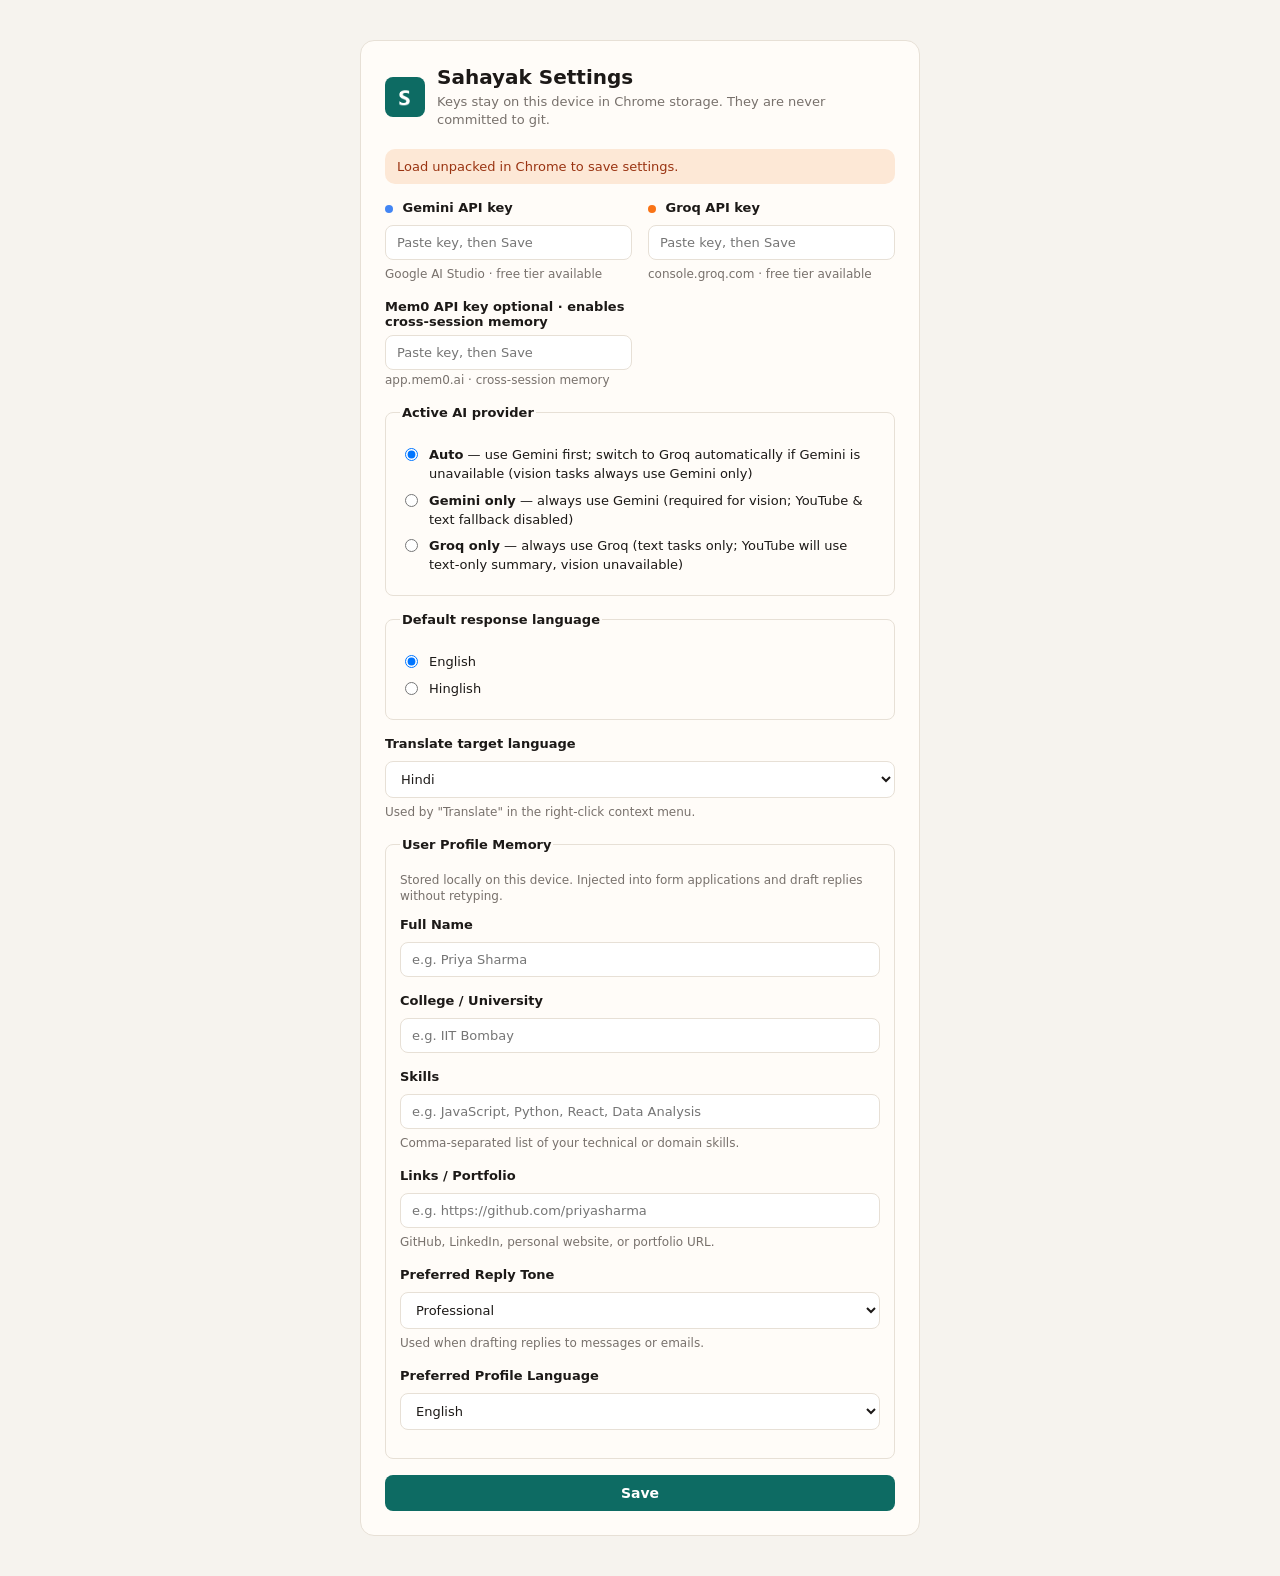
<file: options/index.html>
<!DOCTYPE html>
<html lang="en">
  <head>
    <meta charset="utf-8" />
    <meta name="viewport" content="width=device-width, initial-scale=1" />
    <title>Sahayak Settings</title>
    <link rel="stylesheet" href="styles.css" />
  </head>
  <body>
    <main class="card">
      <header>
        <img src="../assets/icon48.png" alt="" width="40" height="40" />
        <div>
          <h1>Sahayak Settings</h1>
          <p>Keys stay on this device in Chrome storage. They are never committed to git.</p>
        </div>
      </header>

      <p id="status" class="status" hidden></p>

      <form id="settings-form">

        <!-- ── API Keys ─────────────────────────────────────────────────── -->
        <div class="keys-grid">
          <div class="key-block">
            <label for="gemini-key">
              <span class="provider-dot provider-dot--gemini"></span>
              Gemini API key
            </label>
            <input
              id="gemini-key"
              name="geminiApiKey"
              type="password"
              autocomplete="off"
              spellcheck="false"
              placeholder="Paste key, then Save"
            />
            <div class="key-actions">
              <p class="hint" id="key-hint">Google AI Studio · free tier available</p>
              <button type="button" class="clear-key-btn" id="clear-gemini-btn" hidden>Clear</button>
            </div>
          </div>

          <div class="key-block">
            <label for="groq-key">
              <span class="provider-dot provider-dot--groq"></span>
              Groq API key
            </label>
            <input
              id="groq-key"
              name="groqApiKey"
              type="password"
              autocomplete="off"
              spellcheck="false"
              placeholder="Paste key, then Save"
            />
            <div class="key-actions">
              <p class="hint" id="groq-hint">console.groq.com · free tier available</p>
              <button type="button" class="clear-key-btn" id="clear-groq-btn" hidden>Clear</button>
            </div>
          </div>

          <!-- Mem0 API Key (Optional) -->
          <div class="field">
            <label for="mem0-key">
              Mem0 API key
              <span class="optional-tag">optional · enables cross-session memory</span>
            </label>
            <input
              id="mem0-key"
              name="mem0ApiKey"
              type="password"
              autocomplete="off"
              spellcheck="false"
              placeholder="Paste key, then Save"
            />
            <div class="key-actions">
              <p class="hint" id="mem0-hint">app.mem0.ai · cross-session memory</p>
              <button type="button" class="clear-key-btn" id="clear-mem0-btn" hidden>Clear</button>
            </div>
          </div>
        </div>

        <!-- ── Active provider ──────────────────────────────────────────── -->
        <fieldset>
          <legend>Active AI provider</legend>

          <label class="choice">
            <input type="radio" name="preferredProvider" value="auto" checked />
            <span>
              <strong>Auto</strong> — use Gemini first; switch to Groq automatically if Gemini is unavailable (vision tasks always use Gemini only)
            </span>
          </label>

          <label class="choice">
            <input type="radio" name="preferredProvider" value="gemini" />
            <span>
              <strong>Gemini only</strong> — always use Gemini (required for vision; YouTube &amp; text fallback disabled)
            </span>
          </label>

          <label class="choice">
            <input type="radio" name="preferredProvider" value="groq" />
            <span>
              <strong>Groq only</strong> — always use Groq (text tasks only; YouTube will use text-only summary, vision unavailable)
            </span>
          </label>
        </fieldset>

        <!-- ── Language ─────────────────────────────────────────────────── -->
        <fieldset>
          <legend>Default response language</legend>
          <label class="choice">
            <input type="radio" name="language" value="en" checked />
            English
          </label>
          <label class="choice">
            <input type="radio" name="language" value="hinglish" />
            Hinglish
          </label>
        </fieldset>

        <!-- ── Translate target ─────────────────────────────────────────── -->
        <div class="field-block">
          <label for="translate-target">Translate target language</label>
          <select id="translate-target" name="translateTarget">
            <option value="hi">Hindi</option>
            <option value="ta">Tamil</option>
            <option value="te">Telugu</option>
            <option value="bn">Bengali</option>
            <option value="mr">Marathi</option>
            <option value="gu">Gujarati</option>
            <option value="fr">French</option>
            <option value="es">Spanish</option>
            <option value="de">German</option>
            <option value="ja">Japanese</option>
            <option value="zh">Chinese</option>
            <option value="ar">Arabic</option>
            <option value="pt">Portuguese</option>
            <option value="ru">Russian</option>
            <option value="ko">Korean</option>
          </select>
          <p class="hint">Used by "Translate" in the right-click context menu.</p>
        </div>

        <!-- ── User Profile Memory (Slice 4.1) ────────────────────────── -->
        <fieldset class="profile-fieldset">
          <legend>User Profile Memory</legend>
          <p class="hint" style="margin-bottom: 12px;">
            Stored locally on this device. Injected into form applications and draft replies without retyping.
          </p>

          <div class="field-block">
            <label for="profile-name">Full Name</label>
            <input
              id="profile-name"
              name="profileName"
              type="text"
              autocomplete="name"
              placeholder="e.g. Priya Sharma"
            />
          </div>

          <div class="field-block">
            <label for="profile-college">College / University</label>
            <input
              id="profile-college"
              name="profileCollege"
              type="text"
              placeholder="e.g. IIT Bombay"
            />
          </div>

          <div class="field-block">
            <label for="profile-skills">Skills</label>
            <input
              id="profile-skills"
              name="profileSkills"
              type="text"
              placeholder="e.g. JavaScript, Python, React, Data Analysis"
            />
            <p class="hint">Comma-separated list of your technical or domain skills.</p>
          </div>

          <div class="field-block">
            <label for="profile-links">Links / Portfolio</label>
            <input
              id="profile-links"
              name="profileLinks"
              type="text"
              placeholder="e.g. https://github.com/priyasharma"
            />
            <p class="hint">GitHub, LinkedIn, personal website, or portfolio URL.</p>
          </div>

          <div class="field-block">
            <label for="profile-tone">Preferred Reply Tone</label>
            <select id="profile-tone" name="profileTone">
              <option value="professional">Professional</option>
              <option value="casual">Casual &amp; Friendly</option>
              <option value="formal">Formal &amp; Polite</option>
              <option value="concise">Direct &amp; Concise</option>
              <option value="enthusiastic">Enthusiastic</option>
            </select>
            <p class="hint">Used when drafting replies to messages or emails.</p>
          </div>

          <div class="field-block">
            <label for="profile-language">Preferred Profile Language</label>
            <select id="profile-language" name="profileLanguage">
              <option value="en">English</option>
              <option value="hinglish">Hinglish</option>
            </select>
          </div>
        </fieldset>

        <div id="provider-status" class="provider-status" hidden></div>

        <button type="submit">Save</button>
      </form>
    </main>
    <script src="../lib/utils.js"></script>
    <script src="options.js"></script>
  </body>
</html>
</file>
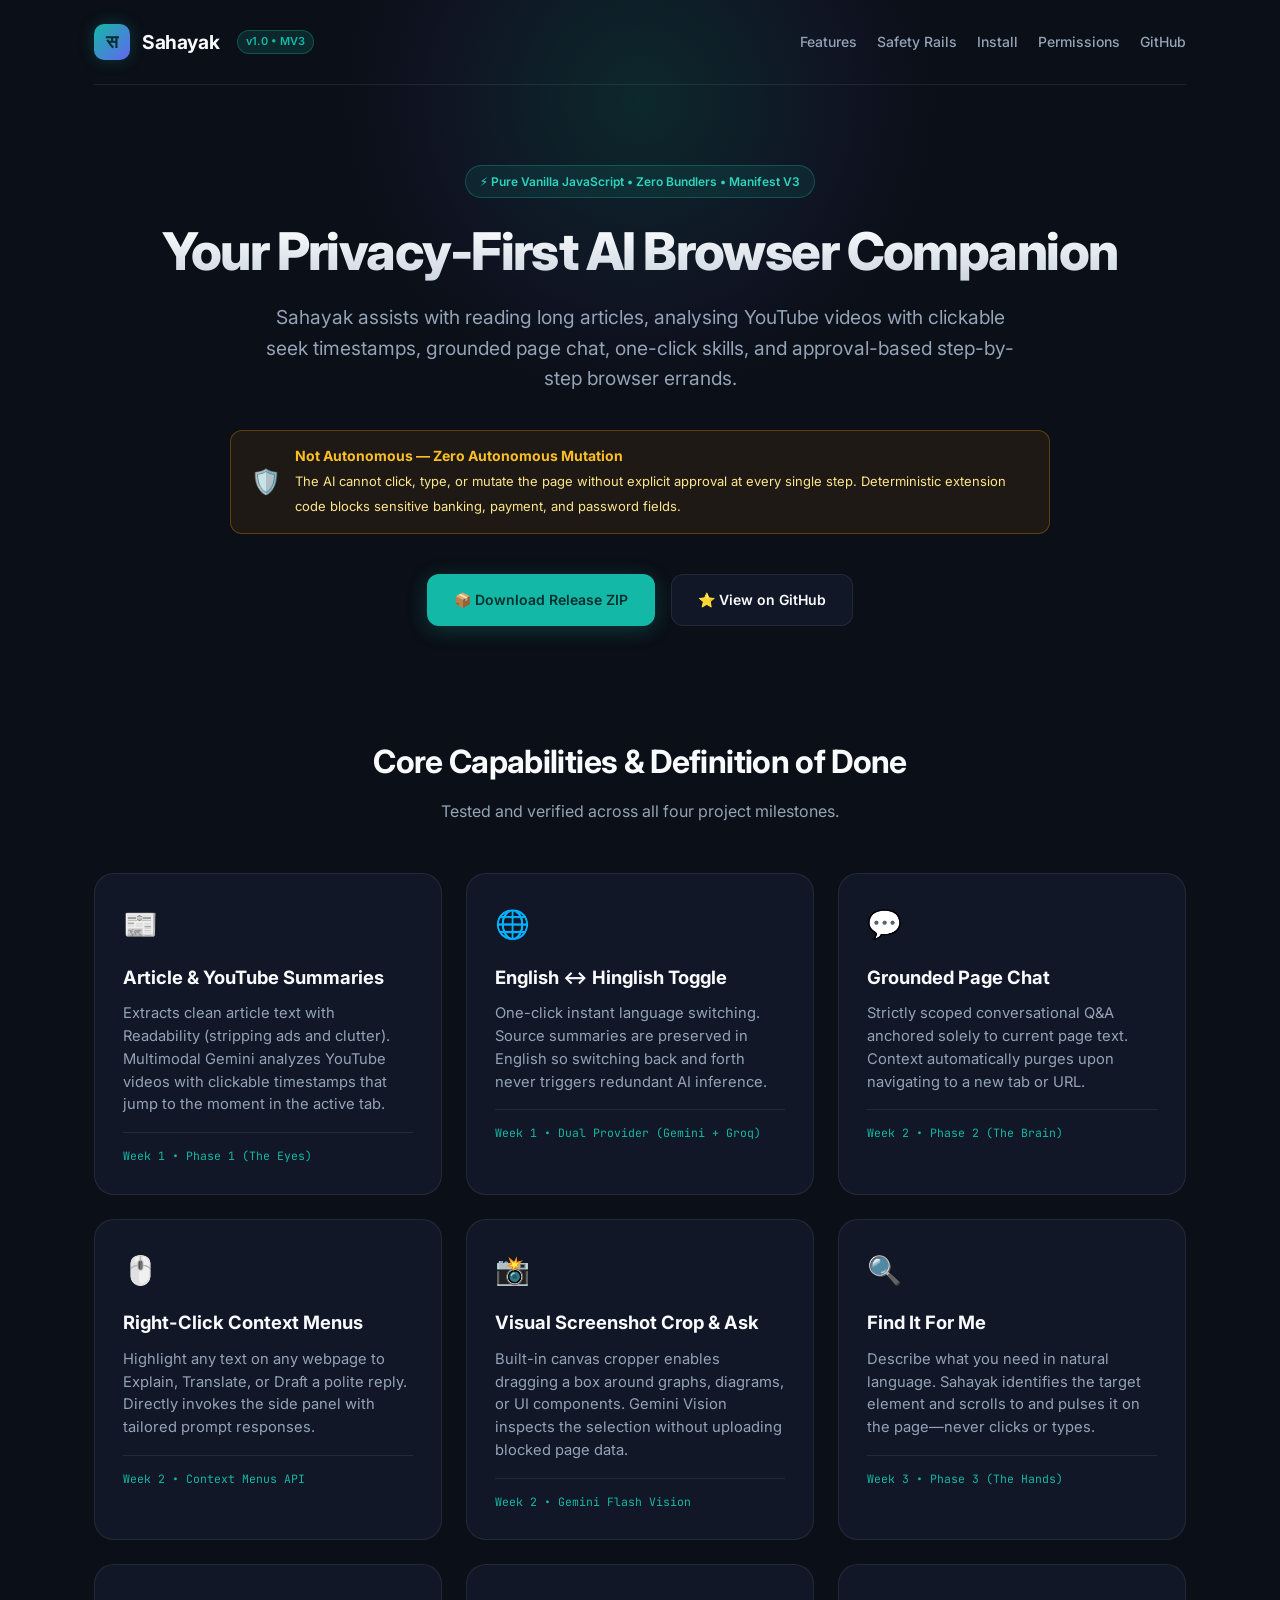
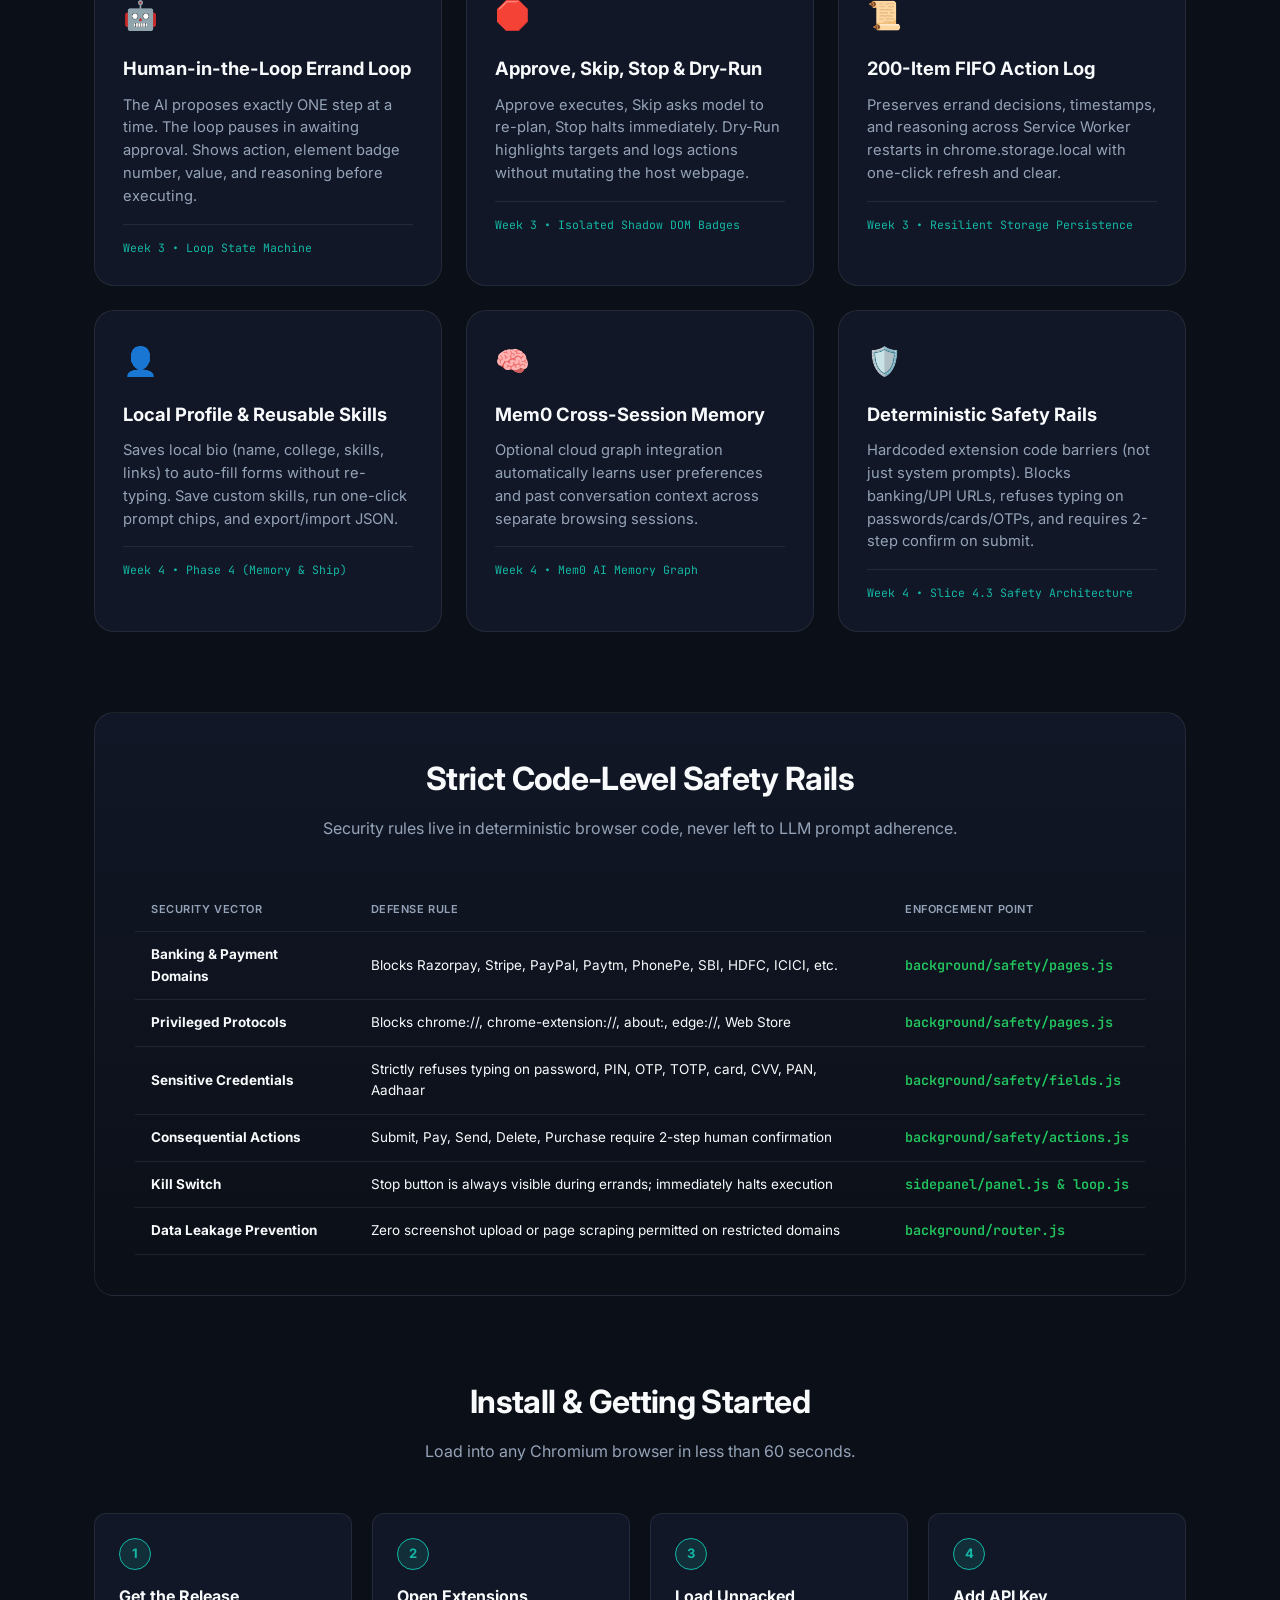
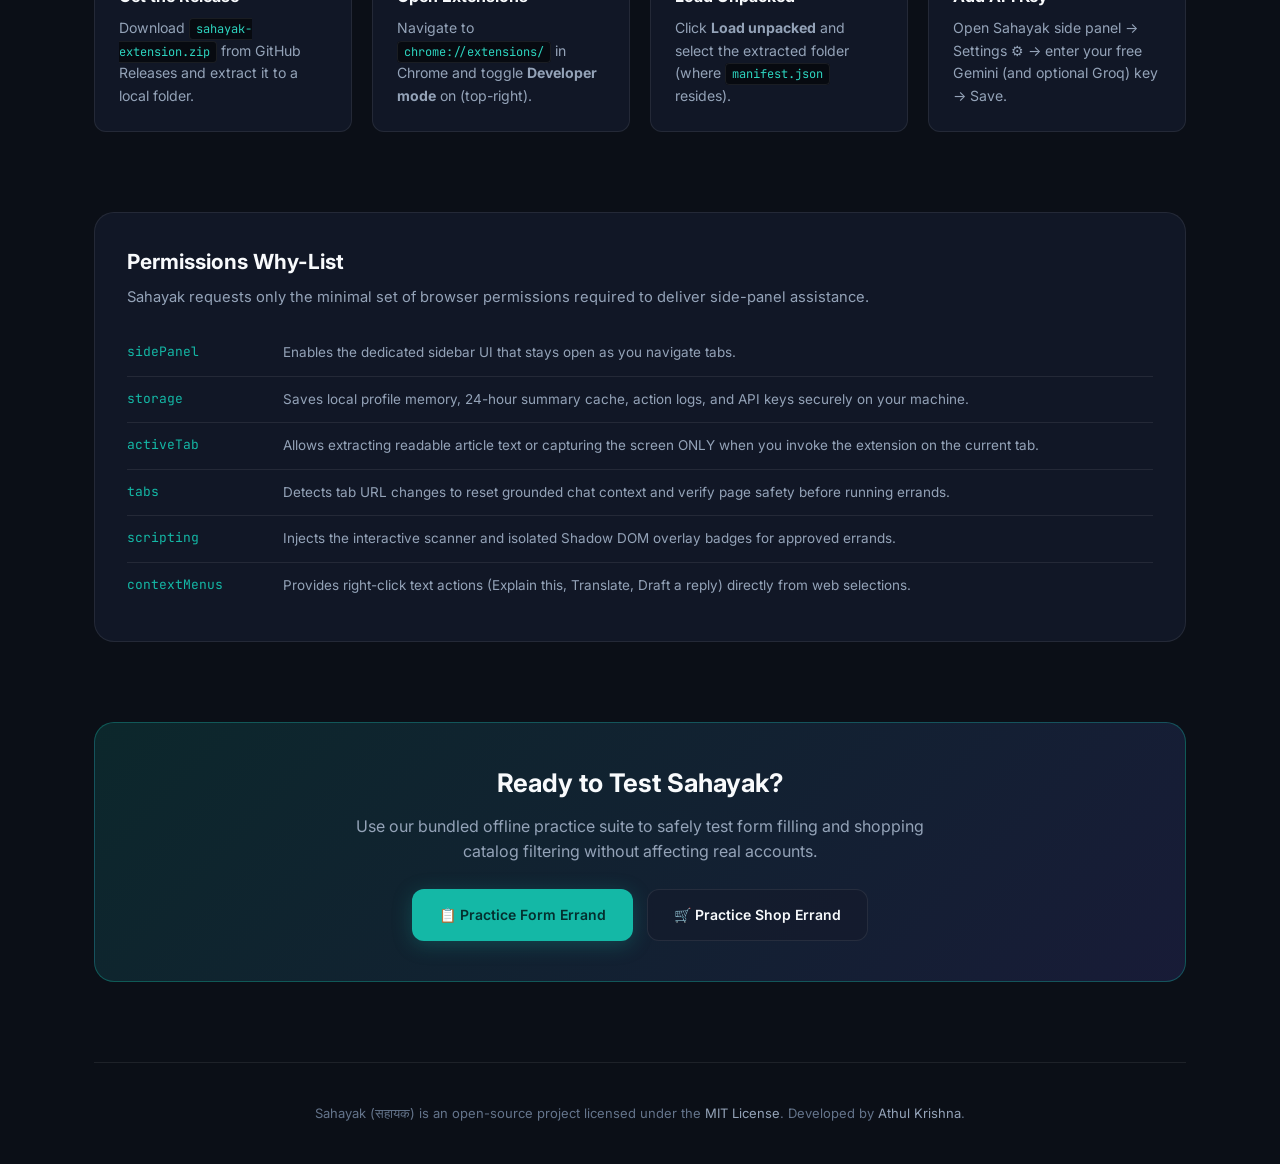
<file: pages/index.html>
<!DOCTYPE html>
<html lang="en">

<head>
  <meta charset="UTF-8" />
  <meta name="viewport" content="width=device-width, initial-scale=1.0" />
  <title>Sahayak (सहायक) — Chrome AI Side-Panel Assistant</title>
  <meta name="description"
    content="A privacy-first, human-in-the-loop Chrome Extension for reading articles, analysing YouTube videos, grounded page chat, one-click skills, and approval-based browser errands." />
  <link rel="preconnect" href="https://fonts.googleapis.com" />
  <link rel="preconnect" href="https://fonts.gstatic.com" crossorigin />
  <link
    href="https://fonts.googleapis.com/css2?family=Inter:wght@300;400;500;600;700;800&family=JetBrains+Mono:wght@400;500;600&display=swap"
    rel="stylesheet" />
  <style>
    *,
    *::before,
    *::after {
      box-sizing: border-box;
      margin: 0;
      padding: 0;
    }

    :root {
      --bg: #0b0f17;
      --bg-alt: #111726;
      --card-bg: rgba(20, 27, 45, 0.75);
      --card-border: rgba(255, 255, 255, 0.08);
      --card-hover: rgba(30, 41, 68, 0.85);
      --teal: #14b8a6;
      --teal-light: #2dd4bf;
      --teal-glow: rgba(20, 184, 166, 0.25);
      --accent: #6366f1;
      --warn: #f59e0b;
      --danger: #ef4444;
      --success: #22c55e;
      --text: #f8fafc;
      --text-muted: #94a3b8;
      --text-dim: #64748b;
      --code-bg: #070a10;
      --radius: 12px;
      --radius-lg: 20px;
    }

    body {
      font-family: 'Inter', system-ui, -apple-system, sans-serif;
      background: var(--bg);
      color: var(--text);
      line-height: 1.6;
      overflow-x: hidden;
      min-height: 100vh;
    }

    /* Ambient background mesh glow */
    .glow-sphere {
      position: absolute;
      width: 600px;
      height: 600px;
      border-radius: 50%;
      background: radial-gradient(circle, rgba(20, 184, 166, 0.15) 0%, rgba(99, 102, 241, 0.05) 50%, transparent 70%);
      top: -200px;
      left: 50%;
      transform: translateX(-50%);
      pointer-events: none;
      z-index: 0;
    }

    .container {
      max-width: 1140px;
      margin: 0 auto;
      padding: 0 24px;
      position: relative;
      z-index: 1;
    }

    /* Navigation Bar */
    header {
      padding: 24px 0;
      border-bottom: 1px solid var(--card-border);
    }

    .nav {
      display: flex;
      align-items: center;
      justify-content: space-between;
    }

    .brand {
      display: flex;
      align-items: center;
      gap: 12px;
      text-decoration: none;
      color: var(--text);
    }

    .brand-logo {
      width: 36px;
      height: 36px;
      background: linear-gradient(135deg, var(--teal), var(--accent));
      border-radius: 10px;
      display: flex;
      align-items: center;
      justify-content: center;
      font-weight: 800;
      font-size: 18px;
      color: #042f2e;
      box-shadow: 0 0 16px var(--teal-glow);
    }

    .brand-text {
      font-size: 1.2rem;
      font-weight: 700;
      letter-spacing: -0.02em;
    }

    .brand-tag {
      font-size: 11px;
      background: rgba(20, 184, 166, 0.15);
      border: 1px solid rgba(20, 184, 166, 0.3);
      color: var(--teal);
      padding: 2px 8px;
      border-radius: 999px;
      font-weight: 600;
      margin-left: 6px;
    }

    .nav-links {
      display: flex;
      align-items: center;
      gap: 20px;
      list-style: none;
    }

    .nav-link {
      color: var(--text-muted);
      text-decoration: none;
      font-size: 14px;
      font-weight: 500;
      transition: color 0.2s;
    }

    .nav-link:hover {
      color: var(--text);
    }

    /* Hero Section */
    .hero {
      padding: 80px 0 60px;
      text-align: center;
    }

    .badge-chip {
      display: inline-flex;
      align-items: center;
      gap: 8px;
      background: rgba(20, 184, 166, 0.1);
      border: 1px solid rgba(20, 184, 166, 0.3);
      color: var(--teal-light);
      font-size: 12px;
      font-weight: 600;
      padding: 6px 14px;
      border-radius: 999px;
      margin-bottom: 24px;
    }

    h1 {
      font-size: 3.25rem;
      font-weight: 800;
      line-height: 1.15;
      letter-spacing: -0.03em;
      margin-bottom: 20px;
      color: #ffffff;
      background: linear-gradient(180deg, #ffffff 0%, #cbd5e1 100%);
      -webkit-background-clip: text;
      background-clip: text;
      -webkit-text-fill-color: transparent;
    }

    .hero p.lead {
      font-size: 1.2rem;
      color: var(--text-muted);
      max-width: 760px;
      margin: 0 auto 36px;
      line-height: 1.6;
    }

    /* Core Safety Banner */
    .safety-banner {
      background: rgba(245, 158, 11, 0.08);
      border: 1px solid rgba(245, 158, 11, 0.3);
      border-radius: var(--radius);
      padding: 14px 20px;
      max-width: 820px;
      margin: 0 auto 40px;
      display: flex;
      align-items: center;
      gap: 14px;
      text-align: left;
    }

    .safety-banner-icon {
      font-size: 24px;
      flex-shrink: 0;
    }

    .safety-banner-text strong {
      display: block;
      color: #fbbf24;
      font-size: 14px;
      font-weight: 700;
    }

    .safety-banner-text span {
      font-size: 13px;
      color: #fde68a;
    }

    /* CTA Buttons */
    .cta-row {
      display: flex;
      align-items: center;
      justify-content: center;
      gap: 16px;
      flex-wrap: wrap;
      margin-bottom: 50px;
    }

    .btn {
      display: inline-flex;
      align-items: center;
      gap: 8px;
      padding: 14px 26px;
      border-radius: var(--radius);
      font-size: 14px;
      font-weight: 600;
      text-decoration: none;
      transition: all 0.2s ease;
      cursor: pointer;
      border: 1px solid transparent;
    }

    .btn-primary {
      background: var(--teal);
      color: #042f2e;
      box-shadow: 0 4px 20px var(--teal-glow);
    }

    .btn-primary:hover {
      background: var(--teal-light);
      transform: translateY(-2px);
    }

    .btn-secondary {
      background: var(--card-bg);
      border-color: var(--card-border);
      color: var(--text);
    }

    .btn-secondary:hover {
      background: var(--card-hover);
      border-color: rgba(255, 255, 255, 0.2);
    }

    /* Architecture Highlights Grid */
    .section-title {
      font-size: 2rem;
      font-weight: 700;
      letter-spacing: -0.02em;
      text-align: center;
      margin-bottom: 12px;
    }

    .section-sub {
      color: var(--text-muted);
      text-align: center;
      margin-bottom: 48px;
      font-size: 1rem;
    }

    .features-grid {
      display: grid;
      grid-template-columns: repeat(auto-fit, minmax(320px, 1fr));
      gap: 24px;
      margin-bottom: 80px;
    }

    .feature-card {
      background: var(--card-bg);
      border: 1px solid var(--card-border);
      border-radius: var(--radius-lg);
      padding: 28px;
      transition: all 0.25s ease;
      position: relative;
      overflow: hidden;
    }

    .feature-card:hover {
      border-color: rgba(20, 184, 166, 0.35);
      background: var(--card-hover);
      transform: translateY(-4px);
    }

    .feature-icon {
      font-size: 28px;
      margin-bottom: 16px;
      display: inline-block;
    }

    .feature-card h3 {
      font-size: 1.15rem;
      font-weight: 700;
      margin-bottom: 10px;
      color: var(--text);
    }

    .feature-card p {
      color: var(--text-muted);
      font-size: 0.92rem;
      line-height: 1.55;
    }

    .feature-meta {
      margin-top: 16px;
      padding-top: 14px;
      border-top: 1px solid var(--card-border);
      font-family: 'JetBrains Mono', monospace;
      font-size: 11.5px;
      color: var(--teal);
    }

    /* Safety Rail Matrix Callout */
    .safety-section {
      background: linear-gradient(180deg, var(--bg-alt) 0%, var(--bg) 100%);
      border: 1px solid var(--card-border);
      border-radius: var(--radius-lg);
      padding: 40px;
      margin-bottom: 80px;
    }

    .safety-table {
      width: 100%;
      border-collapse: collapse;
      margin-top: 24px;
      font-size: 13.5px;
    }

    .safety-table th,
    .safety-table td {
      padding: 12px 16px;
      text-align: left;
      border-bottom: 1px solid var(--card-border);
    }

    .safety-table th {
      color: var(--text-muted);
      font-weight: 600;
      text-transform: uppercase;
      font-size: 11px;
      letter-spacing: 0.05em;
    }

    .safety-table td.shield {
      color: var(--success);
      font-weight: 600;
      font-family: 'JetBrains Mono', monospace;
    }

    /* Step-by-Step Installation */
    .steps-grid {
      display: grid;
      grid-template-columns: repeat(auto-fit, minmax(240px, 1fr));
      gap: 20px;
      margin-bottom: 80px;
    }

    .step-card {
      background: var(--card-bg);
      border: 1px solid var(--card-border);
      border-radius: var(--radius);
      padding: 24px;
      position: relative;
    }

    .step-num {
      width: 32px;
      height: 32px;
      border-radius: 50%;
      background: rgba(20, 184, 166, 0.15);
      border: 1px solid var(--teal);
      color: var(--teal);
      display: flex;
      align-items: center;
      justify-content: center;
      font-weight: 700;
      font-size: 13px;
      margin-bottom: 14px;
    }

    .step-card h4 {
      font-size: 1rem;
      margin-bottom: 8px;
    }

    .step-card p {
      font-size: 0.88rem;
      color: var(--text-muted);
    }

    code {
      font-family: 'JetBrains Mono', monospace;
      font-size: 12px;
      background: var(--code-bg);
      padding: 2px 6px;
      border-radius: 4px;
      border: 1px solid var(--card-border);
      color: var(--teal-light);
    }

    /* Permissions Why-List */
    .perms-box {
      background: var(--card-bg);
      border: 1px solid var(--card-border);
      border-radius: var(--radius-lg);
      padding: 32px;
      margin-bottom: 80px;
    }

    .perm-item {
      display: flex;
      gap: 16px;
      padding: 12px 0;
      border-bottom: 1px solid var(--card-border);
    }

    .perm-item:last-child {
      border-bottom: none;
    }

    .perm-name {
      width: 140px;
      flex-shrink: 0;
      font-family: 'JetBrains Mono', monospace;
      font-size: 13px;
      color: var(--teal);
    }

    .perm-why {
      font-size: 13.5px;
      color: var(--text-muted);
    }

    /* Practice Links Banner */
    .practice-banner {
      background: linear-gradient(135deg, rgba(20, 184, 166, 0.15), rgba(99, 102, 241, 0.15));
      border: 1px solid rgba(20, 184, 166, 0.35);
      border-radius: var(--radius-lg);
      padding: 40px;
      text-align: center;
      margin-bottom: 80px;
    }

    .practice-banner h3 {
      font-size: 1.6rem;
      margin-bottom: 10px;
    }

    .practice-banner p {
      color: var(--text-muted);
      max-width: 600px;
      margin: 0 auto 24px;
    }

    .practice-links {
      display: flex;
      justify-content: center;
      gap: 14px;
      flex-wrap: wrap;
    }

    footer {
      border-top: 1px solid var(--card-border);
      padding: 40px 0;
      text-align: center;
      color: var(--text-dim);
      font-size: 13px;
    }

    footer a {
      color: var(--text-muted);
      text-decoration: none;
    }

    footer a:hover {
      color: var(--text);
    }
  </style>
</head>

<body>
  <div class="glow-sphere"></div>

  <div class="container">
    <header>
      <nav class="nav">
        <a href="#" class="brand">
          <div class="brand-logo">स</div>
          <span class="brand-text">Sahayak</span>
          <span class="brand-tag">v1.0 • MV3</span>
        </a>
        <ul class="nav-links">
          <li><a href="#features" class="nav-link">Features</a></li>
          <li><a href="#safety" class="nav-link">Safety Rails</a></li>
          <li><a href="#install" class="nav-link">Install</a></li>
          <li><a href="#permissions" class="nav-link">Permissions</a></li>
          <li><a href="https://github.com/krishnaathul761/AI-Browser" class="nav-link" target="_blank">GitHub</a></li>
        </ul>
      </nav>
    </header>

    <!-- Hero Section -->
    <section class="hero">
      <div class="badge-chip">
        <span>⚡ Pure Vanilla JavaScript • Zero Bundlers • Manifest V3</span>
      </div>
      <h1>Your Privacy-First AI Browser Companion</h1>
      <p class="lead">
        Sahayak assists with reading long articles, analysing YouTube videos with clickable seek timestamps, grounded
        page chat, one-click skills, and approval-based step-by-step browser errands.
      </p>

      <!-- Safety Principle Callout -->
      <div class="safety-banner">
        <div class="safety-banner-icon">🛡️</div>
        <div class="safety-banner-text">
          <strong>Not Autonomous — Zero Autonomous Mutation</strong>
          <span>The AI cannot click, type, or mutate the page without explicit approval at every single step.
            Deterministic extension code blocks sensitive banking, payment, and password fields.</span>
        </div>
      </div>

      <div class="cta-row">
        <a href="sahayak-extension.zip" download="sahayak-extension.zip" class="btn btn-primary" id="download-zip-btn">
          <span>📦 Download Release ZIP</span>
        </a>
        <a href="https://github.com/krishnaathul761/AI-Browser" class="btn btn-secondary" target="_blank">
          <span>⭐ View on GitHub</span>
        </a>
      </div>
    </section>

    <!-- 11 DoD Core Capabilities -->
    <section id="features">
      <h2 class="section-title">Core Capabilities &amp; Definition of Done</h2>
      <p class="section-sub">Tested and verified across all four project milestones.</p>

      <div class="features-grid">
        <div class="feature-card">
          <span class="feature-icon">📰</span>
          <h3>Article &amp; YouTube Summaries</h3>
          <p>Extracts clean article text with Readability (stripping ads and clutter). Multimodal Gemini analyzes
            YouTube videos with clickable timestamps that jump to the moment in the active tab.</p>
          <div class="feature-meta">Week 1 • Phase 1 (The Eyes)</div>
        </div>

        <div class="feature-card">
          <span class="feature-icon">🌐</span>
          <h3>English ↔ Hinglish Toggle</h3>
          <p>One-click instant language switching. Source summaries are preserved in English so switching back and forth
            never triggers redundant AI inference.</p>
          <div class="feature-meta">Week 1 • Dual Provider (Gemini + Groq)</div>
        </div>

        <div class="feature-card">
          <span class="feature-icon">💬</span>
          <h3>Grounded Page Chat</h3>
          <p>Strictly scoped conversational Q&amp;A anchored solely to current page text. Context automatically purges
            upon navigating to a new tab or URL.</p>
          <div class="feature-meta">Week 2 • Phase 2 (The Brain)</div>
        </div>

        <div class="feature-card">
          <span class="feature-icon">🖱️</span>
          <h3>Right-Click Context Menus</h3>
          <p>Highlight any text on any webpage to Explain, Translate, or Draft a polite reply. Directly invokes the side
            panel with tailored prompt responses.</p>
          <div class="feature-meta">Week 2 • Context Menus API</div>
        </div>

        <div class="feature-card">
          <span class="feature-icon">📸</span>
          <h3>Visual Screenshot Crop &amp; Ask</h3>
          <p>Built-in canvas cropper enables dragging a box around graphs, diagrams, or UI components. Gemini Vision
            inspects the selection without uploading blocked page data.</p>
          <div class="feature-meta">Week 2 • Gemini Flash Vision</div>
        </div>

        <div class="feature-card">
          <span class="feature-icon">🔍</span>
          <h3>Find It For Me</h3>
          <p>Describe what you need in natural language. Sahayak identifies the target element and scrolls to and pulses
            it on the page—never clicks or types.</p>
          <div class="feature-meta">Week 3 • Phase 3 (The Hands)</div>
        </div>

        <div class="feature-card">
          <span class="feature-icon">🤖</span>
          <h3>Human-in-the-Loop Errand Loop</h3>
          <p>The AI proposes exactly ONE step at a time. The loop pauses in awaiting approval. Shows action, element
            badge number, value, and reasoning before executing.</p>
          <div class="feature-meta">Week 3 • Loop State Machine</div>
        </div>

        <div class="feature-card">
          <span class="feature-icon">🛑</span>
          <h3>Approve, Skip, Stop &amp; Dry-Run</h3>
          <p>Approve executes, Skip asks model to re-plan, Stop halts immediately. Dry-Run highlights targets and logs
            actions without mutating the host webpage.</p>
          <div class="feature-meta">Week 3 • Isolated Shadow DOM Badges</div>
        </div>

        <div class="feature-card">
          <span class="feature-icon">📜</span>
          <h3>200-Item FIFO Action Log</h3>
          <p>Preserves errand decisions, timestamps, and reasoning across Service Worker restarts in
            chrome.storage.local with one-click refresh and clear.</p>
          <div class="feature-meta">Week 3 • Resilient Storage Persistence</div>
        </div>

        <div class="feature-card">
          <span class="feature-icon">👤</span>
          <h3>Local Profile &amp; Reusable Skills</h3>
          <p>Saves local bio (name, college, skills, links) to auto-fill forms without re-typing. Save custom skills,
            run one-click prompt chips, and export/import JSON.</p>
          <div class="feature-meta">Week 4 • Phase 4 (Memory &amp; Ship)</div>
        </div>

        <div class="feature-card">
          <span class="feature-icon">🧠</span>
          <h3>Mem0 Cross-Session Memory</h3>
          <p>Optional cloud graph integration automatically learns user preferences and past conversation context across
            separate browsing sessions.</p>
          <div class="feature-meta">Week 4 • Mem0 AI Memory Graph</div>
        </div>

        <div class="feature-card">
          <span class="feature-icon">🛡️</span>
          <h3>Deterministic Safety Rails</h3>
          <p>Hardcoded extension code barriers (not just system prompts). Blocks banking/UPI URLs, refuses typing on
            passwords/cards/OTPs, and requires 2-step confirm on submit.</p>
          <div class="feature-meta">Week 4 • Slice 4.3 Safety Architecture</div>
        </div>
      </div>
    </section>

    <!-- Safety Architecture Section -->
    <section id="safety" class="safety-section">
      <h2 class="section-title">Strict Code-Level Safety Rails</h2>
      <p class="section-sub">Security rules live in deterministic browser code, never left to LLM prompt adherence.</p>

      <table class="safety-table">
        <thead>
          <tr>
            <th>Security Vector</th>
            <th>Defense Rule</th>
            <th>Enforcement Point</th>
          </tr>
        </thead>
        <tbody>
          <tr>
            <td><strong>Banking &amp; Payment Domains</strong></td>
            <td>Blocks Razorpay, Stripe, PayPal, Paytm, PhonePe, SBI, HDFC, ICICI, etc.</td>
            <td class="shield">background/safety/pages.js</td>
          </tr>
          <tr>
            <td><strong>Privileged Protocols</strong></td>
            <td>Blocks chrome://, chrome-extension://, about:, edge://, Web Store</td>
            <td class="shield">background/safety/pages.js</td>
          </tr>
          <tr>
            <td><strong>Sensitive Credentials</strong></td>
            <td>Strictly refuses typing on password, PIN, OTP, TOTP, card, CVV, PAN, Aadhaar</td>
            <td class="shield">background/safety/fields.js</td>
          </tr>
          <tr>
            <td><strong>Consequential Actions</strong></td>
            <td>Submit, Pay, Send, Delete, Purchase require 2-step human confirmation</td>
            <td class="shield">background/safety/actions.js</td>
          </tr>
          <tr>
            <td><strong>Kill Switch</strong></td>
            <td>Stop button is always visible during errands; immediately halts execution</td>
            <td class="shield">sidepanel/panel.js &amp; loop.js</td>
          </tr>
          <tr>
            <td><strong>Data Leakage Prevention</strong></td>
            <td>Zero screenshot upload or page scraping permitted on restricted domains</td>
            <td class="shield">background/router.js</td>
          </tr>
        </tbody>
      </table>
    </section>

    <!-- Installation Steps -->
    <section id="install">
      <h2 class="section-title">Install &amp; Getting Started</h2>
      <p class="section-sub">Load into any Chromium browser in less than 60 seconds.</p>

      <div class="steps-grid">
        <div class="step-card">
          <div class="step-num">1</div>
          <h4>Get the Release</h4>
          <p>Download <code>sahayak-extension.zip</code> from GitHub Releases and extract it to a local folder.</p>
        </div>

        <div class="step-card">
          <div class="step-num">2</div>
          <h4>Open Extensions</h4>
          <p>Navigate to <code>chrome://extensions/</code> in Chrome and toggle <strong>Developer mode</strong> on
            (top-right).</p>
        </div>

        <div class="step-card">
          <div class="step-num">3</div>
          <h4>Load Unpacked</h4>
          <p>Click <strong>Load unpacked</strong> and select the extracted folder (where <code>manifest.json</code>
            resides).</p>
        </div>

        <div class="step-card">
          <div class="step-num">4</div>
          <h4>Add API Key</h4>
          <p>Open Sahayak side panel → Settings ⚙ → enter your free Gemini (and optional Groq) key → Save.</p>
        </div>
      </div>
    </section>

    <!-- Permissions Why-List -->
    <section id="permissions" class="perms-box">
      <h3 style="margin-bottom: 8px; font-size: 1.3rem;">Permissions Why-List</h3>
      <p style="color: var(--text-muted); font-size: 0.92rem; margin-bottom: 20px;">
        Sahayak requests only the minimal set of browser permissions required to deliver side-panel assistance.
      </p>

      <div class="perm-item">
        <div class="perm-name">sidePanel</div>
        <div class="perm-why">Enables the dedicated sidebar UI that stays open as you navigate tabs.</div>
      </div>
      <div class="perm-item">
        <div class="perm-name">storage</div>
        <div class="perm-why">Saves local profile memory, 24-hour summary cache, action logs, and API keys securely on
          your machine.</div>
      </div>
      <div class="perm-item">
        <div class="perm-name">activeTab</div>
        <div class="perm-why">Allows extracting readable article text or capturing the screen ONLY when you invoke the
          extension on the current tab.</div>
      </div>
      <div class="perm-item">
        <div class="perm-name">tabs</div>
        <div class="perm-why">Detects tab URL changes to reset grounded chat context and verify page safety before
          running errands.</div>
      </div>
      <div class="perm-item">
        <div class="perm-name">scripting</div>
        <div class="perm-why">Injects the interactive scanner and isolated Shadow DOM overlay badges for approved
          errands.</div>
      </div>
      <div class="perm-item">
        <div class="perm-name">contextMenus</div>
        <div class="perm-why">Provides right-click text actions (Explain this, Translate, Draft a reply) directly from
          web selections.</div>
      </div>
    </section>

    <!-- Practice Launchpad -->
    <section class="practice-banner">
      <h3>Ready to Test Sahayak?</h3>
      <p>Use our bundled offline practice suite to safely test form filling and shopping catalog filtering without
        affecting real accounts.</p>
      <div class="practice-links">
        <a href="practice/internship-form.html" class="btn btn-primary" target="_blank">📋 Practice Form Errand</a>
        <a href="practice/shop.html" class="btn btn-secondary" target="_blank">🛒 Practice Shop Errand</a>
      </div>
    </section>

    <footer>
      <p>
        Sahayak (सहायक) is an open-source project licensed under the <a
          href="https://github.com/krishnaathul761/AI-Browser/blob/master/LICENSE" target="_blank">MIT License</a>.
        Developed by <a href="https://github.com/krishnaathul761" target="_blank">Athul Krishna</a>.
      </p>
    </footer>
  </div>
</body>

</html>
</file>
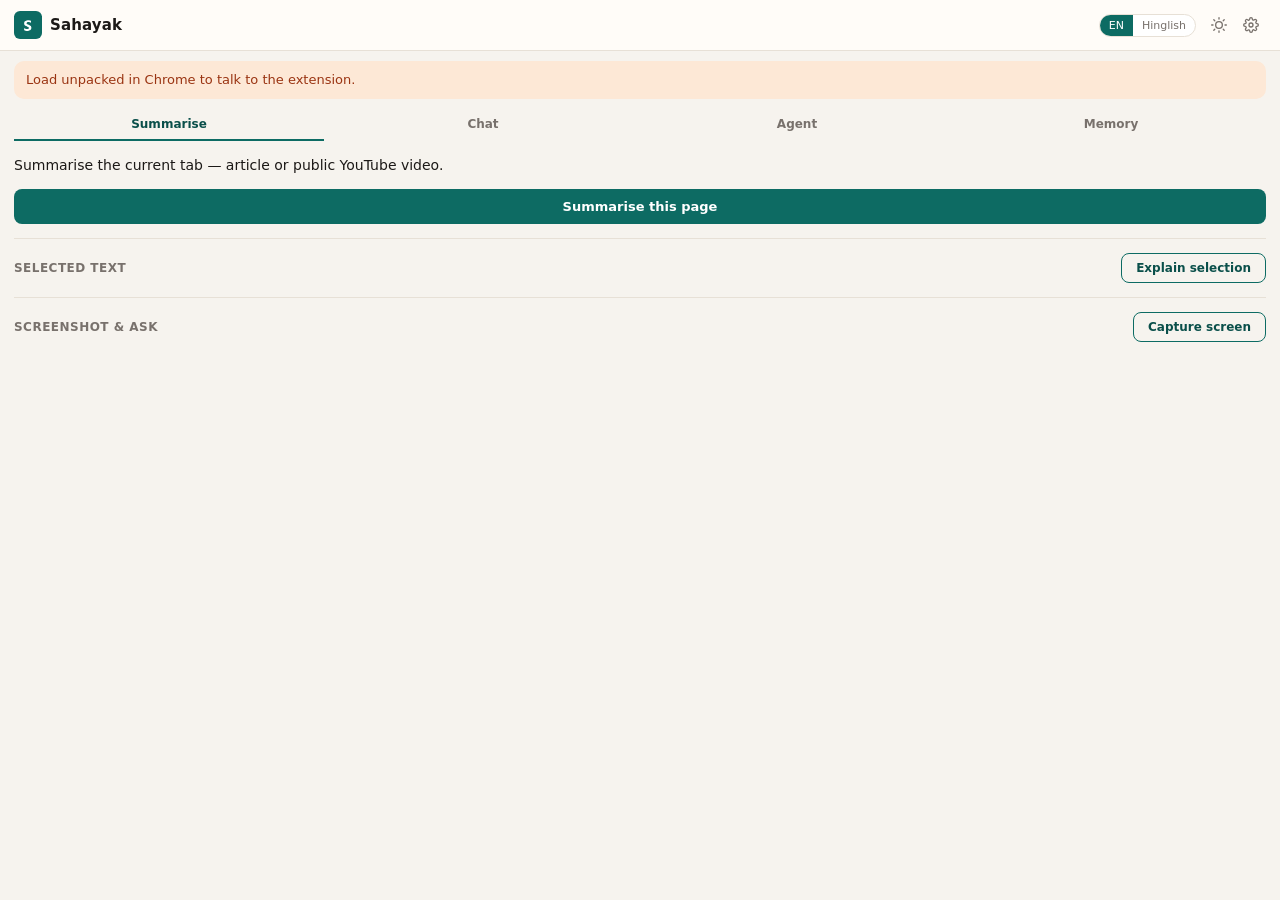
<file: sidepanel/index.html>
<!DOCTYPE html>
<html lang="en">
  <head>
    <meta charset="utf-8" />
    <meta name="viewport" content="width=device-width, initial-scale=1" />
    <title>Sahayak</title>
    <link rel="stylesheet" href="styles.css" />
  </head>
  <body>
    <div class="app">
      <header class="topbar">
        <div class="brand">
          <img class="brand-icon" src="../assets/icon48.png" alt="" width="28" height="28" />
          <strong>Sahayak</strong>
        </div>
        <div class="top-actions">
          <div class="lang" role="group" aria-label="Response language">
            <button type="button" class="lang-btn is-active" data-lang="en" id="lang-en">EN</button>
            <button type="button" class="lang-btn" data-lang="hinglish" id="lang-hinglish">Hinglish</button>
          </div>
          <div class="icon-actions">
            <button type="button" class="icon-btn" id="theme-toggle" aria-label="Toggle dark mode" title="Toggle dark mode">
              <!-- icon injected by JS based on current mode -->
              <svg id="theme-icon-sun" xmlns="http://www.w3.org/2000/svg" width="16" height="16" viewBox="0 0 24 24" fill="none" stroke="currentColor" stroke-width="2" stroke-linecap="round" stroke-linejoin="round" aria-hidden="true"><circle cx="12" cy="12" r="5"/><line x1="12" y1="1" x2="12" y2="3"/><line x1="12" y1="21" x2="12" y2="23"/><line x1="4.22" y1="4.22" x2="5.64" y2="5.64"/><line x1="18.36" y1="18.36" x2="19.78" y2="19.78"/><line x1="1" y1="12" x2="3" y2="12"/><line x1="21" y1="12" x2="23" y2="12"/><line x1="4.22" y1="19.78" x2="5.64" y2="18.36"/><line x1="18.36" y1="5.64" x2="19.78" y2="4.22"/></svg>
              <svg id="theme-icon-moon" xmlns="http://www.w3.org/2000/svg" width="16" height="16" viewBox="0 0 24 24" fill="none" stroke="currentColor" stroke-width="2" stroke-linecap="round" stroke-linejoin="round" aria-hidden="true" hidden><path d="M21 12.79A9 9 0 1 1 11.21 3 7 7 0 0 0 21 12.79z"/></svg>
            </button>
            <button type="button" class="icon-btn" id="open-settings" aria-label="Settings" title="Settings">
              <svg xmlns="http://www.w3.org/2000/svg" width="16" height="16" viewBox="0 0 24 24" fill="none" stroke="currentColor" stroke-width="2" stroke-linecap="round" stroke-linejoin="round" aria-hidden="true"><circle cx="12" cy="12" r="3"/><path d="M19.4 15a1.65 1.65 0 0 0 .33 1.82l.06.06a2 2 0 0 1-2.83 2.83l-.06-.06a1.65 1.65 0 0 0-1.82-.33 1.65 1.65 0 0 0-1 1.51V21a2 2 0 0 1-4 0v-.09A1.65 1.65 0 0 0 9 19.4a1.65 1.65 0 0 0-1.82.33l-.06.06a2 2 0 0 1-2.83-2.83l.06-.06A1.65 1.65 0 0 0 4.68 15a1.65 1.65 0 0 0-1.51-1H3a2 2 0 0 1 0-4h.09A1.65 1.65 0 0 0 4.6 9a1.65 1.65 0 0 0-.33-1.82l-.06-.06a2 2 0 0 1 2.83-2.83l.06.06A1.65 1.65 0 0 0 9 4.68a1.65 1.65 0 0 0 1-1.51V3a2 2 0 0 1 4 0v.09a1.65 1.65 0 0 0 1 1.51 1.65 1.65 0 0 0 1.82-.33l.06-.06a2 2 0 0 1 2.83 2.83l-.06.06A1.65 1.65 0 0 0 19.4 9a1.65 1.65 0 0 0 1.51 1H21a2 2 0 0 1 0 4h-.09a1.65 1.65 0 0 0-1.51 1z"/></svg>
            </button>
          </div>
        </div>
      </header>

      <div id="banner" class="banner" hidden role="status"></div>

      <nav class="tabs" aria-label="Sahayak sections">
        <button type="button" class="tab is-active" data-tab="summarise" id="tab-summarise">
          Summarise
        </button>
        <button type="button" class="tab" data-tab="chat" id="tab-chat">Chat</button>
        <button type="button" class="tab" data-tab="agent" id="tab-agent">Agent</button>
        <button type="button" class="tab" data-tab="memory" id="tab-memory">Memory</button>
      </nav>

      <main class="main">
        <section id="view-summarise" class="view" data-view="summarise">
          <p class="lede">Summarise the current tab — article or public YouTube video.</p>

          <!-- Summarise action — active from Slice 1.3 -->
          <div class="action-row">
            <button type="button" class="primary-btn" id="summarise-btn">
              Summarise this page
            </button>
          </div>

          <!-- Summary result — shown after successful AI call -->
          <div id="summary-area" hidden></div>

          <!-- Divider before explain section -->
          <div class="explain-section" id="explain-section">
            <p class="section-label">Selected text</p>
            <button type="button" class="secondary-btn" id="explain-btn">
              Explain selection
            </button>
          </div>

          <!-- Result area for explain — populated after an AI call -->
          <div id="result-area" hidden></div>

          <!-- ── Screenshot section (Slice 2.3) ──────────────────── -->
          <div class="screenshot-section" id="screenshot-section">
            <p class="section-label">Screenshot &amp; Ask</p>
            <button type="button" class="secondary-btn" id="capture-btn">
              Capture screen
            </button>
          </div>

          <!-- Preview + crop + question — shown after capture -->
          <div id="screenshot-area" hidden>
            <div class="screenshot-preview-wrap">
              <canvas id="screenshot-canvas" class="screenshot-canvas"></canvas>
              <canvas id="crop-canvas" class="crop-canvas" hidden></canvas>
              <p class="screenshot-hint" id="screenshot-hint">
                Drag to crop a region, or ask about the full screenshot.
              </p>
            </div>
            <!-- Enlarged crop preview — shown after a crop is drawn -->
            <div id="crop-preview-wrap" hidden>
              <p class="screenshot-hint screenshot-hint--crop">Crop preview (enlarged)</p>
              <canvas id="crop-preview-canvas" class="crop-preview-canvas"></canvas>
            </div>
            <div class="screenshot-controls">
              <button type="button" class="secondary-btn" id="clear-crop-btn" hidden>
                Clear crop
              </button>
              <button type="button" class="secondary-btn secondary-btn--danger" id="clear-capture-btn">
                Clear capture
              </button>
            </div>
            <div class="screenshot-question-row">
              <textarea
                id="screenshot-question"
                class="chat-input"
                rows="2"
                placeholder="Ask about the screenshot…"
                maxlength="1000"
                aria-label="Question about screenshot"
              ></textarea>
              <button type="button" class="chat-send-btn" id="screenshot-ask-btn" aria-label="Ask">
                <svg xmlns="http://www.w3.org/2000/svg" width="18" height="18" viewBox="0 0 24 24" fill="currentColor" aria-hidden="true"><path d="M2.01 21L23 12 2.01 3 2 10l15 2-15 2z"/></svg>
              </button>
            </div>
            <div id="screenshot-result" hidden></div>
          </div>
        </section>

        <!-- ── Chat view (Slice 2.1) ──────────────────────────────── -->
        <section id="view-chat" class="view" data-view="chat" hidden>
          <div class="chat-disclaimer" id="chat-disclaimer">
            <span class="chat-disclaimer-icon">📄</span>
            Answers come only from this page — not from general knowledge.
          </div>

          <div class="chat-messages" id="chat-messages" role="log" aria-live="polite">
            <div class="chat-empty" id="chat-empty">
              <p>Ask anything about the current page.</p>
            </div>
          </div>

          <div class="chat-composer">
            <div class="chat-input-row">
              <textarea
                id="chat-input"
                class="chat-input"
                rows="1"
                placeholder="Ask about this page…"
                aria-label="Chat message"
                maxlength="2000"
              ></textarea>
              <button type="button" class="chat-send-btn" id="chat-send-btn" aria-label="Send">
                <svg xmlns="http://www.w3.org/2000/svg" width="18" height="18" viewBox="0 0 24 24" fill="currentColor" aria-hidden="true"><path d="M2.01 21L23 12 2.01 3 2 10l15 2-15 2z"/></svg>
              </button>
            </div>
            <div class="chat-actions-row">
              <button type="button" class="link-btn" id="chat-reset-btn">New chat</button>
            </div>
          </div>
        </section>

        <!-- ── Agent view (Slice 3.1) ──────────────────────────────── -->
        <section id="view-agent" class="view agent-view" data-view="agent" hidden>
          <p class="lede">Automate errands with your approval at every step, or find elements on the page.</p>

          <!-- ── Browser Errand (Slice 3.3) ────────────────────────── -->
          <div class="agent-errand-section" id="agent-errand-section">
            <p class="section-label">Automate an errand</p>

            <div class="agent-goal-box">
              <textarea
                id="agent-goal-input"
                class="agent-goal-input"
                rows="2"
                placeholder="e.g. Fill internship form with Priya Sharma, priya@example.com, and click Next"
                aria-label="Errand goal"
              ></textarea>
              <div class="agent-goal-actions">
                <label class="agent-dryrun-toggle" title="When checked, Approve highlights the element without modifying the page.">
                  <input type="checkbox" id="agent-dryrun-checkbox" />
                  <span>Dry run</span>
                </label>
                <button type="button" class="primary-btn" id="agent-start-btn">Start errand</button>
              </div>
            </div>
            <p class="agent-hint">
              Sahayak plans one step at a time. No browser action occurs without your approval.
              <span class="agent-practice-links" style="display:block; margin-top:4px; font-size:11px;">
                Practice: 
                <a href="../pages/practice/internship-form.html" target="_blank" style="color:var(--teal);">Internship Form</a> &bull; 
                <a href="../pages/practice/shop.html" target="_blank" style="color:var(--teal);">Shop</a> &bull; 
                <a href="../pages/practice/acceptance-gate.html" target="_blank" style="color:var(--teal);">Acceptance Gate</a>
              </span>
            </p>
          </div>

          <!-- Running state card (with Stop button always visible) -->
          <div id="agent-running-card" class="agent-running-card" hidden>
            <div class="agent-running-spinner"></div>
            <div class="agent-running-info">
              <strong id="agent-running-label">Thinking of next step…</strong>
              <span id="agent-running-step" class="agent-running-step">Step 1</span>
            </div>
            <button type="button" class="secondary-btn secondary-btn--danger" id="agent-running-stop-btn">
              Stop
            </button>
          </div>

          <!-- Proposal Card (Slice 3.3 approval card) -->
          <div id="agent-proposal-card" class="agent-proposal-card" hidden>
            <div class="agent-proposal-header">
              <span class="agent-step-pill" id="agent-proposal-step">Step 1</span>
              <span id="agent-proposal-dryrun-badge" class="agent-dryrun-badge" hidden>DRY RUN</span>
              <span class="agent-action-badge" id="agent-proposal-action">CLICK</span>
            </div>

            <div class="agent-proposal-body">
              <div class="agent-proposal-target">
                <span id="agent-proposal-num" class="agent-element-num">1</span>
                <span id="agent-proposal-label" class="agent-proposal-label">Next button</span>
              </div>
              <div id="agent-proposal-value-row" class="agent-proposal-value-row" hidden>
                <span class="agent-proposal-value-key">Value:</span>
                <span id="agent-proposal-value-val" class="agent-proposal-value-val"></span>
              </div>
              <p id="agent-proposal-reason" class="agent-proposal-reason">
                Clicking next to proceed to college details.
              </p>
              <div id="agent-proposal-warning" class="agent-proposal-warning" hidden>
                ⚠️ Consequential action (Submit / Pay / Delete) — please verify before approving.
              </div>
            </div>

            <div class="agent-proposal-actions">
              <button type="button" class="primary-btn agent-btn-approve" id="agent-approve-btn">
                Approve
              </button>
              <button type="button" class="secondary-btn" id="agent-skip-btn">
                Skip
              </button>
              <button type="button" class="secondary-btn secondary-btn--danger" id="agent-stop-btn">
                Stop
              </button>
            </div>
          </div>

          <!-- Complete Card -->
          <div id="agent-complete-card" class="agent-complete-card" hidden>
            <div class="agent-complete-icon">✓</div>
            <div class="agent-complete-body">
              <strong>Errand complete</strong>
              <p id="agent-complete-msg">All planned steps finished successfully.</p>
            </div>
            <button type="button" class="secondary-btn" id="agent-reset-btn">New</button>
          </div>

          <!-- Errand History Log -->
          <div id="agent-history-card" class="agent-history-card" hidden>
            <div class="agent-history-header">
              <span class="section-label">Errand steps log</span>
              <div class="agent-log-header-right">
                <span id="agent-history-count" class="agent-count-badge">0</span>
                <button type="button" class="agent-text-btn" id="agent-history-clear-btn" title="Clear errand steps log">Clear</button>
              </div>
            </div>
            <div id="agent-history-list" class="agent-history-list"></div>
          </div>

          <!-- ── Persistent Action Log (Slice 3.4) ──────────────────── -->
          <div id="agent-log-section" class="agent-log-section">
            <div class="agent-log-header">
              <span class="section-label">Persistent Action Log</span>
              <div class="agent-log-header-right">
                <span id="agent-log-count" class="agent-count-badge">0</span>
                <button type="button" class="agent-text-btn" id="agent-log-refresh-btn" title="Refresh action log">Refresh</button>
                <button type="button" class="agent-text-btn" id="agent-log-clear-btn" title="Clear action log">Clear</button>
              </div>
            </div>
            <div id="agent-log-list" class="agent-log-list">
              <p class="agent-log-empty">No actions logged yet.</p>
            </div>
          </div>

          <div class="agent-divider">
            <span>or find / scan elements</span>
          </div>

          <!-- ── Find It For Me (Slice 3.2) ────────────────────────── -->
          <div class="agent-find-section">
            <p class="section-label">Find it for me</p>
            <div class="agent-find-row">
              <input
                type="text"
                id="agent-find-input"
                class="agent-find-input"
                placeholder="e.g. Where is email field? or upload resume"
                aria-label="Describe the element to find"
              />
              <button type="button" class="primary-btn agent-find-btn" id="agent-find-btn">
                Find
              </button>
            </div>
            <p class="agent-hint">Highlights the matching element on the page. Never clicks or acts.</p>
          </div>

          <!-- Result card for Find It -->
          <div id="agent-find-result" class="agent-find-result" hidden>
            <div class="agent-find-header">
              <div class="agent-find-target">
                <span id="agent-find-num" class="agent-element-num"></span>
                <strong id="agent-find-label" class="agent-find-label"></strong>
              </div>
              <span id="agent-find-confidence" class="agent-confidence-pill"></span>
            </div>
            <p id="agent-find-reason" class="agent-find-reason"></p>
            <p id="agent-find-warning" class="agent-find-warning" hidden>
              Confidence is low — this might not be the exact element you're looking for.
            </p>
            <div class="agent-find-actions">
              <button type="button" class="secondary-btn" id="agent-rehighlight-btn">Highlight again</button>
            </div>
          </div>

          <div class="agent-divider">
            <span>or scan all elements</span>
          </div>

          <div class="action-row">
            <button type="button" class="secondary-btn" id="agent-scan-btn">
              Scan all page elements
            </button>
          </div>

          <div class="agent-controls-row" id="agent-controls-row" hidden>
            <button type="button" class="secondary-btn" id="agent-toggle-badges-btn">Toggle badges</button>
            <button type="button" class="secondary-btn" id="agent-clear-badges-btn">Clear badges</button>
          </div>

          <div id="agent-status" class="agent-status" hidden></div>

          <div id="agent-elements-container" class="agent-elements-container" hidden>
            <div class="agent-elements-header">
              <span class="section-label">Interactive elements</span>
              <span id="agent-elements-count" class="agent-count-badge">0</span>
            </div>
            <div id="agent-elements-list" class="agent-elements-list"></div>
          </div>
        </section>

        <!-- ── Memory & Skills view ──────────────────────────────────── -->
        <section id="view-memory" class="view memory-view" data-view="memory" hidden>
          <div class="memory-header">
            <h2 class="memory-title">Memory &amp; Skills</h2>
            <p class="memory-sub">Local profile memory and reusable skills saved securely in your browser.</p>
          </div>

          <!-- Section 1: User Profile Memory -->
          <div class="memory-card">
            <div class="memory-card-header">
              <div class="memory-card-title-group">
                <span class="memory-card-icon">👤</span>
                <strong class="memory-card-title">User Profile Memory</strong>
              </div>
              <span class="memory-pill">Local Only</span>
            </div>
            <p class="memory-card-desc">
              Auto-fills job/internship applications and tailors draft reply tone without retyping.
            </p>

            <p id="mem-status" class="memory-status" hidden></p>

            <form id="mem-profile-form" class="memory-form">
              <div class="mem-field-row">
                <div class="mem-field">
                  <label for="mem-name">Full Name</label>
                  <input type="text" id="mem-name" placeholder="e.g. Priya Sharma" autocomplete="name" />
                </div>
                <div class="mem-field">
                  <label for="mem-college">College / University</label>
                  <input type="text" id="mem-college" placeholder="e.g. IIT Bombay" />
                </div>
              </div>

              <div class="mem-field">
                <label for="mem-skills">Technical &amp; Domain Skills</label>
                <input type="text" id="mem-skills" placeholder="e.g. JavaScript, Python, React, Data Analysis" />
              </div>

              <div class="mem-field">
                <label for="mem-links">Links / Portfolio</label>
                <input type="text" id="mem-links" placeholder="e.g. https://github.com/priyasharma" />
              </div>

              <div class="mem-field-row">
                <div class="mem-field">
                  <label for="mem-tone">Preferred Reply Tone</label>
                  <select id="mem-tone" class="mem-select">
                    <option value="professional">Professional</option>
                    <option value="casual">Casual &amp; Friendly</option>
                    <option value="formal">Formal &amp; Polite</option>
                    <option value="concise">Direct &amp; Concise</option>
                    <option value="enthusiastic">Enthusiastic</option>
                  </select>
                </div>
                <div class="mem-field">
                  <label for="mem-language">Profile Language</label>
                  <select id="mem-language" class="mem-select">
                    <option value="en">English</option>
                    <option value="hinglish">Hinglish</option>
                  </select>
                </div>
              </div>

              <!-- Additional Profile Details (Custom Fields) -->
              <div class="mem-custom-section">
                <div class="mem-custom-header">
                  <span class="mem-custom-heading">Additional Profile Details</span>
                  <button type="button" class="primary-btn-sm" id="mem-add-custom-btn">+ Add Detail</button>
                </div>
                <p class="mem-custom-hint">
                  Add details you want the agent to remember and fill (e.g. Phone, Degree, Current Year, CGPA, Branch).
                </p>
                <div id="mem-custom-fields-list" class="mem-custom-fields-list">
                  <!-- Custom field rows rendered dynamically -->
                </div>
              </div>

              <div class="mem-actions-row">
                <button type="submit" class="primary-btn" id="mem-save-btn">Save Profile</button>
                <button type="button" class="secondary-btn" id="mem-clear-btn">Clear</button>
              </div>
            </form>
          </div>

          <!-- Section 2: Reusable Skills Library -->
          <div class="memory-card">
            <div class="memory-card-header">
              <div class="memory-card-title-group">
                <span class="memory-card-icon">⚡</span>
                <strong class="memory-card-title">Skills</strong>
                <span id="skills-count-badge" class="skills-count-badge">0</span>
              </div>
              <div class="skills-header-actions">
                <button type="button" class="primary-btn-sm skill-new-btn" id="skills-add-toggle-btn">New skill</button>
                <button type="button" class="memory-text-btn" id="skills-export-btn" title="Export skills as JSON">
                  Export
                </button>
                <label class="memory-text-btn" id="skills-import-label" title="Import skills from JSON">
                  Import
                  <input type="file" id="skills-import-file" accept=".json" hidden />
                </label>
              </div>
            </div>
            <p class="memory-card-desc">
              Custom instructions integrated across Summarise, Chat, and Agent tabs.
            </p>

            <p id="skills-status" class="memory-status" hidden></p>

            <!-- Collapsible Add/Edit Skill Form (matching user design) -->
            <div id="skill-editor-card" class="skill-editor-card" hidden>
              <input type="hidden" id="skill-id-input" value="" />
              <h4 id="skill-editor-title">New skill</h4>
              <div class="mem-field">
                <label for="skill-name-input">Name</label>
                <input type="text" id="skill-name-input" placeholder="e.g. Exam notes" />
              </div>
              <div class="mem-field">
                <label for="skill-prompt-input">Prompt</label>
                <textarea id="skill-prompt-input" rows="3" placeholder="What should Sahayak do on this page?"></textarea>
              </div>
              <div class="mem-field">
                <label for="skill-target-input">Mode</label>
                <select id="skill-target-input" class="mem-select">
                  <option value="agent">Act</option>
                  <option value="summarise">Summarise</option>
                  <option value="chat">Chat</option>
                </select>
              </div>
              <div class="mem-field" style="margin-top: 8px;">
                <label class="settings-choice" style="margin-bottom:0; padding:7px 10px; font-size:11px;">
                  <input type="checkbox" id="skill-use-profile" />
                  <span>Use my profile when running</span>
                </label>
              </div>
              <div class="mem-actions-row" style="margin-top: 12px;">
                <button type="button" class="primary-btn" id="skill-save-btn">Save</button>
                <button type="button" class="secondary-btn" id="skill-cancel-btn">Cancel</button>
              </div>
            </div>

            <!-- Skills List -->
            <div id="skills-list" class="skills-list"></div>

            <!-- Skills Footer Actions (Reset, Clear) -->
            <div class="skills-footer-actions">
              <div class="skills-footer-secondary" style="margin-left: auto;">
                <button type="button" class="memory-text-btn" id="skills-reset-btn" title="Reset to default seed skills">Reset</button>
                <button type="button" class="memory-text-btn" id="skills-clear-btn" title="Clear all skills">Clear</button>
              </div>
            </div>
          </div>

          <!-- Section 3: Cloud Cross-Session Memory (Mem0) -->
          <div class="memory-card">
            <div class="memory-card-header">
              <div class="memory-card-title-group">
                <span class="memory-card-icon">🧠</span>
                <strong class="memory-card-title">Mem0</strong>
                <span id="mem0-status-pill" class="memory-pill memory-pill--disconnected">Disconnected</span>
              </div>
              <div class="skills-header-actions">
                <button type="button" class="memory-text-btn" id="mem0-refresh-btn" title="Refresh learned memories">
                  Refresh
                </button>
              </div>
            </div>
            <p class="memory-card-desc">
              Learns user facts &amp; preferences automatically across chat sessions using Mem0 cloud graph.
            </p>

            <p id="mem0-status-msg" class="memory-status" hidden></p>

            <div class="mem-field">
              <label for="mem0-key-input">Mem0 API Key</label>
              <input type="password" id="mem0-key-input" placeholder="e.g. m0-..." autocomplete="off" spellcheck="false" />
            </div>

            <div class="mem-field-row">
              <div class="mem-field">
                <label for="mem0-user-input">User Id</label>
                <input type="text" id="mem0-user-input" placeholder="sahayak_user" />
              </div>
              <div class="mem-field" style="display:flex; flex-direction:column; justify-content:flex-end;">
                <label class="settings-choice" style="margin-bottom:0; padding:7px 10px; font-size:11px;">
                  <input type="checkbox" id="mem0-enable-toggle" />
                  <span>Enable Mem0</span>
                </label>
              </div>
            </div>

            <div class="mem-actions-row">
              <button type="button" class="primary-btn" id="mem0-save-btn">Save</button>
              <button type="button" class="secondary-btn" id="mem0-disconnect-btn">Disconnect</button>
            </div>

            <div class="mem0-memories-container" id="mem0-memories-container" style="margin-top:12px;">
              <div class="memory-card-header" style="margin-bottom:6px;">
                <strong style="font-size:11.5px; color:var(--ink);">Learned Facts &amp; Context</strong>
                <span id="mem0-count-badge" class="skills-count-badge">0</span>
              </div>
              <div id="mem0-list" class="skills-list"></div>
            </div>
          </div>
        </section>

        <!-- ── Settings view (inline, no separate tab) ──────────────────── -->
        <section id="view-settings" class="view settings-view" data-view="settings" hidden>

          <div class="settings-header">
            <button type="button" class="settings-back-btn" id="settings-back-btn" aria-label="Back to panel">
              <svg xmlns="http://www.w3.org/2000/svg" width="14" height="14" viewBox="0 0 24 24" fill="none" stroke="currentColor" stroke-width="2.5" stroke-linecap="round" stroke-linejoin="round" aria-hidden="true"><line x1="19" y1="12" x2="5" y2="12"/><polyline points="12 19 5 12 12 5"/></svg>
              <span>Back</span>
            </button>
            <h2 class="settings-title">Settings</h2>
            <p class="settings-sub">Keys stay on this device in Chrome storage. Never committed to git.</p>
          </div>

          <p id="settings-status" class="settings-status" hidden></p>

          <form id="settings-form" class="settings-form">

            <!-- API Keys -->
            <div class="settings-section">
              <p class="settings-section-label">API Keys</p>

              <div class="settings-field">
                <label for="s-gemini-key">
                  <span class="provider-dot provider-dot--gemini"></span>
                  Gemini API key
                </label>
                <input
                  id="s-gemini-key"
                  name="geminiApiKey"
                  type="password"
                  autocomplete="off"
                  spellcheck="false"
                  placeholder="Paste key, then Save"
                />
                <p class="settings-hint" id="s-key-hint">Google AI Studio · free tier available</p>
                <button type="button" class="settings-clear-btn" id="s-clear-gemini" hidden>Clear key</button>
              </div>

              <div class="settings-field">
                <label for="s-groq-key">
                  <span class="provider-dot provider-dot--groq"></span>
                  Groq API key
                </label>
                <input
                  id="s-groq-key"
                  name="groqApiKey"
                  type="password"
                  autocomplete="off"
                  spellcheck="false"
                  placeholder="Paste key, then Save"
                />
                <p class="settings-hint" id="s-groq-hint">console.groq.com · free tier available</p>
                <button type="button" class="settings-clear-btn" id="s-clear-groq" hidden>Clear key</button>
              </div>

              <div class="settings-field">
                <label for="s-mem0-key">
                  <span class="provider-dot" style="background:#8b5cf6;"></span>
                  Mem0 API key (Optional)
                </label>
                <input
                  id="s-mem0-key"
                  name="mem0ApiKey"
                  type="password"
                  autocomplete="off"
                  spellcheck="false"
                  placeholder="Paste key, then Save"
                />
                <p class="settings-hint" id="s-mem0-hint">app.mem0.ai · cross-session memory</p>
                <button type="button" class="settings-clear-btn" id="s-clear-mem0" hidden>Clear key</button>
              </div>
            </div>

            <!-- Provider -->
            <div class="settings-section">
              <p class="settings-section-label">Active AI provider</p>
              <div class="settings-choices">
                <label class="settings-choice">
                  <input type="radio" name="s-provider" id="s-provider-auto" value="auto" checked />
                  <span><strong>Auto</strong> — Gemini first, Groq fallback</span>
                </label>
                <label class="settings-choice">
                  <input type="radio" name="s-provider" id="s-provider-gemini" value="gemini" />
                  <span><strong>Gemini only</strong> — required for vision &amp; YouTube</span>
                </label>
                <label class="settings-choice">
                  <input type="radio" name="s-provider" id="s-provider-groq" value="groq" />
                  <span><strong>Groq only</strong> — text tasks only</span>
                </label>
              </div>
              <div id="s-provider-status" class="settings-provider-status" hidden></div>
            </div>

            <!-- Language -->
            <div class="settings-section">
              <p class="settings-section-label">Default response language</p>
              <div class="settings-choices">
                <label class="settings-choice">
                  <input type="radio" name="s-language" id="s-lang-en" value="en" checked />
                  English
                </label>
                <label class="settings-choice">
                  <input type="radio" name="s-language" id="s-lang-hinglish" value="hinglish" />
                  Hinglish
                </label>
              </div>
            </div>

            <!-- Translate target -->
            <div class="settings-section">
              <p class="settings-section-label">Translate target language</p>
              <div class="settings-field">
                <select id="s-translate-target" name="translateTarget" class="settings-select">
                  <option value="hi">Hindi</option>
                  <option value="ta">Tamil</option>
                  <option value="te">Telugu</option>
                  <option value="bn">Bengali</option>
                  <option value="mr">Marathi</option>
                  <option value="gu">Gujarati</option>
                  <option value="fr">French</option>
                  <option value="es">Spanish</option>
                  <option value="de">German</option>
                  <option value="ja">Japanese</option>
                  <option value="zh">Chinese</option>
                  <option value="ar">Arabic</option>
                  <option value="pt">Portuguese</option>
                  <option value="ru">Russian</option>
                  <option value="ko">Korean</option>
                </select>
                <p class="settings-hint">Used by "Translate" in the right-click context menu.</p>
              </div>
            </div>

            <div class="settings-actions">
              <button type="submit" class="primary-btn" id="s-save-btn">Save settings</button>
            </div>

          </form>

        </section>

      </main>
    </div>
    <script src="../lib/utils.js"></script>
    <script src="panel.js"></script>
  </body>
</html>
</file>
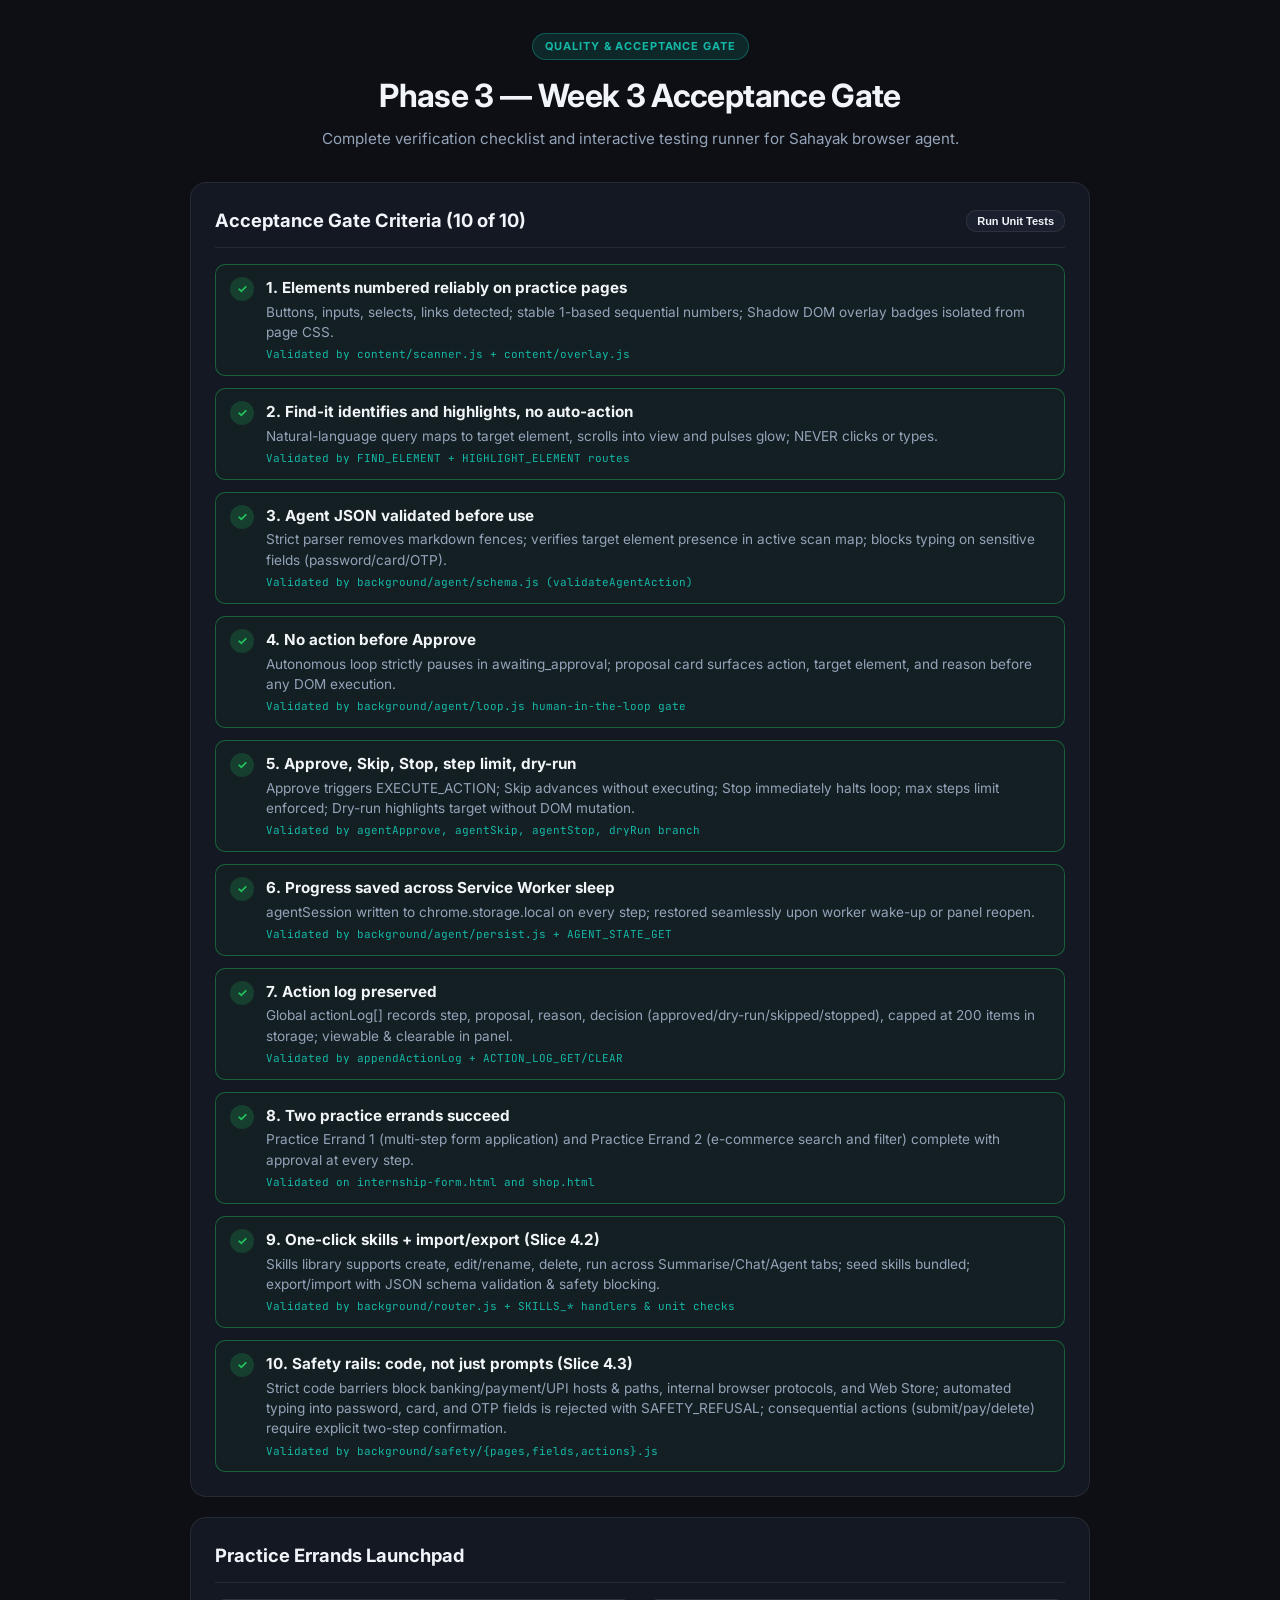
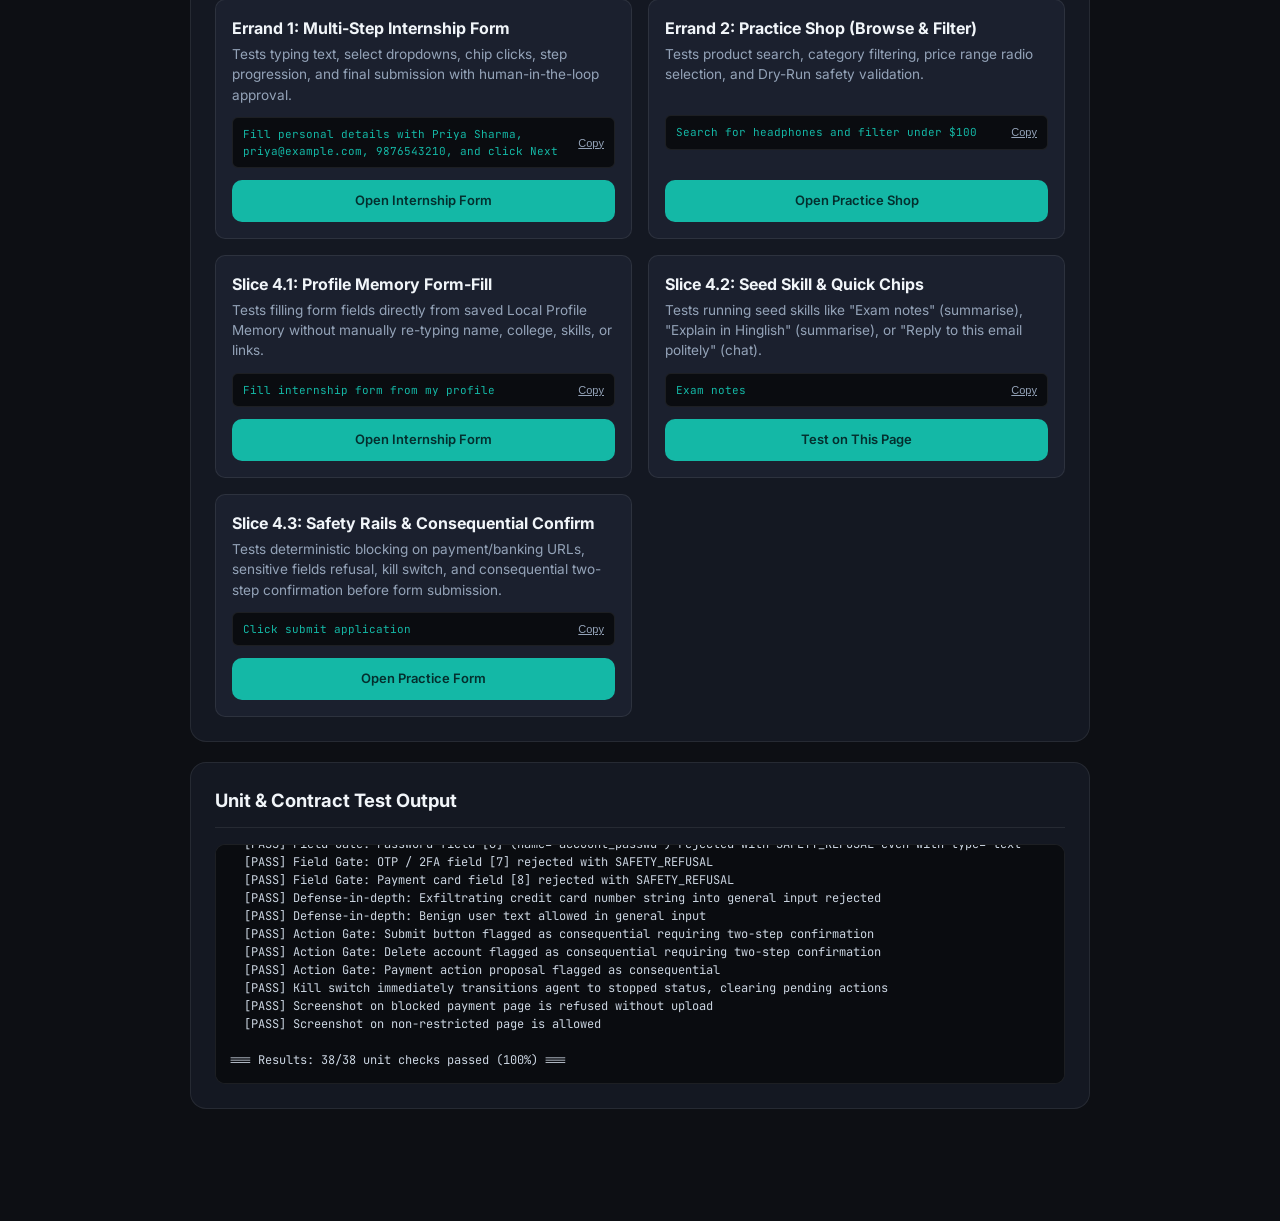
<file: pages/practice/acceptance-gate.html>
<!DOCTYPE html>
<html lang="en">
<head>
  <meta charset="UTF-8" />
  <meta name="viewport" content="width=device-width, initial-scale=1.0" />
  <title>Week 3 Acceptance Gate Suite | Sahayak</title>
  <meta name="description" content="Interactive acceptance gate verification suite for Sahayak Phase 3 (Agent Loop, Human-in-the-Loop Approval, Dry-Run, and Persistence)." />
  <link rel="preconnect" href="https://fonts.googleapis.com" />
  <link rel="preconnect" href="https://fonts.gstatic.com" crossorigin />
  <link href="https://fonts.googleapis.com/css2?family=Inter:wght@400;500;600;700&family=JetBrains+Mono:wght@400;500;700&display=swap" rel="stylesheet" />
  <style>
    *, *::before, *::after { box-sizing: border-box; margin: 0; padding: 0; }

    :root {
      --bg: #0d0f14;
      --surface: #141822;
      --card: #1b202e;
      --card-border: rgba(255, 255, 255, 0.08);
      --teal: #14b8a6;
      --teal-glow: rgba(20, 184, 166, 0.25);
      --accent: #6366f1;
      --success: #22c55e;
      --warn: #f59e0b;
      --danger: #ef4444;
      --text: #f1f5f9;
      --text-muted: #94a3b8;
      --code-bg: #0a0c10;
      --radius: 10px;
      --radius-lg: 16px;
    }

    body {
      font-family: 'Inter', system-ui, sans-serif;
      background: var(--bg);
      color: var(--text);
      min-height: 100vh;
      padding: 32px 20px 80px;
      line-height: 1.5;
    }

    .container {
      max-width: 900px;
      margin: 0 auto;
    }

    .suite-header {
      text-align: center;
      margin-bottom: 32px;
    }

    .badge-chip {
      display: inline-flex;
      align-items: center;
      gap: 6px;
      background: rgba(20, 184, 166, 0.15);
      border: 1px solid rgba(20, 184, 166, 0.35);
      color: var(--teal);
      font-size: 11px;
      font-weight: 700;
      letter-spacing: 0.08em;
      text-transform: uppercase;
      padding: 4px 12px;
      border-radius: 999px;
      margin-bottom: 12px;
    }

    h1 {
      font-size: 2rem;
      font-weight: 700;
      letter-spacing: -0.02em;
      margin-bottom: 8px;
    }

    .subtitle {
      color: var(--text-muted);
      font-size: 0.95rem;
    }

    .grid {
      display: grid;
      grid-template-columns: 1fr;
      gap: 20px;
      margin-bottom: 32px;
    }

    .card {
      background: var(--surface);
      border: 1px solid var(--card-border);
      border-radius: var(--radius-lg);
      padding: 24px;
    }

    .card-title {
      font-size: 1.15rem;
      font-weight: 700;
      display: flex;
      align-items: center;
      justify-content: space-between;
      margin-bottom: 16px;
      border-bottom: 1px solid var(--card-border);
      padding-bottom: 12px;
    }

    .gate-list {
      display: flex;
      flex-direction: column;
      gap: 12px;
    }

    .gate-item {
      display: flex;
      align-items: flex-start;
      gap: 12px;
      padding: 12px 14px;
      background: var(--card);
      border: 1px solid var(--card-border);
      border-radius: var(--radius);
      transition: border-color 0.2s ease;
    }

    .gate-item.pass {
      border-color: rgba(34, 197, 94, 0.4);
      background: rgba(34, 197, 94, 0.04);
    }

    .gate-item.fail {
      border-color: rgba(239, 68, 68, 0.4);
      background: rgba(239, 68, 68, 0.04);
    }

    .gate-icon {
      width: 24px;
      height: 24px;
      border-radius: 50%;
      display: flex;
      align-items: center;
      justify-content: center;
      font-weight: 700;
      font-size: 12px;
      flex-shrink: 0;
      background: rgba(255, 255, 255, 0.1);
      color: var(--text-muted);
    }

    .gate-item.pass .gate-icon {
      background: rgba(34, 197, 94, 0.2);
      color: var(--success);
    }

    .gate-item.fail .gate-icon {
      background: rgba(239, 68, 68, 0.2);
      color: var(--danger);
    }

    .gate-content {
      flex: 1;
    }

    .gate-content strong {
      display: block;
      font-size: 0.95rem;
      color: var(--text);
      margin-bottom: 2px;
    }

    .gate-content p {
      font-size: 0.85rem;
      color: var(--text-muted);
    }

    .gate-meta {
      font-family: 'JetBrains Mono', monospace;
      font-size: 11px;
      color: var(--teal);
      margin-top: 4px;
    }

    .btn-row {
      display: flex;
      gap: 10px;
      margin-top: 20px;
    }

    .btn {
      display: inline-flex;
      align-items: center;
      justify-content: center;
      gap: 8px;
      padding: 10px 18px;
      border-radius: var(--radius);
      font-size: 13px;
      font-weight: 600;
      cursor: pointer;
      text-decoration: none;
      transition: all 0.2s ease;
      border: 1px solid transparent;
    }

    .btn-primary {
      background: var(--teal);
      color: #042f2e;
    }

    .btn-primary:hover {
      background: #0d9488;
      color: #ffffff;
    }

    .btn-secondary {
      background: var(--card);
      border-color: var(--card-border);
      color: var(--text);
    }

    .btn-secondary:hover {
      background: rgba(255, 255, 255, 0.08);
    }

    .console-log {
      background: var(--code-bg);
      border: 1px solid var(--card-border);
      border-radius: var(--radius);
      padding: 14px;
      font-family: 'JetBrains Mono', monospace;
      font-size: 12px;
      color: #cbd5e1;
      max-height: 240px;
      overflow-y: auto;
      white-space: pre-wrap;
      word-break: break-all;
    }

    .errand-cards {
      display: grid;
      grid-template-columns: 1fr 1fr;
      gap: 16px;
    }

    @media (max-width: 640px) {
      .errand-cards { grid-template-columns: 1fr; }
    }

    .errand-card {
      background: var(--card);
      border: 1px solid var(--card-border);
      border-radius: var(--radius);
      padding: 16px;
      display: flex;
      flex-direction: column;
      justify-content: space-between;
      gap: 12px;
    }

    .errand-card h3 {
      font-size: 1rem;
      margin-bottom: 4px;
    }

    .errand-card p {
      font-size: 0.85rem;
      color: var(--text-muted);
    }

    .copy-box {
      background: var(--code-bg);
      border: 1px solid var(--card-border);
      border-radius: 6px;
      padding: 8px 10px;
      font-family: 'JetBrains Mono', monospace;
      font-size: 11px;
      color: var(--teal);
      display: flex;
      align-items: center;
      justify-content: space-between;
      gap: 8px;
    }

    .copy-btn {
      background: none;
      border: none;
      color: var(--text-muted);
      cursor: pointer;
      font-size: 11px;
      text-decoration: underline;
    }
    .copy-btn:hover { color: var(--text); }
  </style>
</head>
<body>
  <div class="container">
    <header class="suite-header">
      <div class="badge-chip">Quality &amp; Acceptance Gate</div>
      <h1>Phase 3 — Week 3 Acceptance Gate</h1>
      <p class="subtitle">Complete verification checklist and interactive testing runner for Sahayak browser agent.</p>
    </header>

    <div class="grid">
      <!-- Acceptance Gate Checklist -->
      <section class="card">
        <div class="card-title">
          <span>Acceptance Gate Criteria (10 of 10)</span>
          <button id="run-unit-checks-btn" class="btn btn-secondary" style="font-size: 11px; padding: 4px 10px;">Run Unit Tests</button>
        </div>

        <div class="gate-list" id="gate-list">
          <div class="gate-item pass" id="item-numbering">
            <div class="gate-icon">✓</div>
            <div class="gate-content">
              <strong>1. Elements numbered reliably on practice pages</strong>
              <p>Buttons, inputs, selects, links detected; stable 1-based sequential numbers; Shadow DOM overlay badges isolated from page CSS.</p>
              <div class="gate-meta">Validated by content/scanner.js + content/overlay.js</div>
            </div>
          </div>

          <div class="gate-item pass" id="item-findit">
            <div class="gate-icon">✓</div>
            <div class="gate-content">
              <strong>2. Find-it identifies and highlights, no auto-action</strong>
              <p>Natural-language query maps to target element, scrolls into view and pulses glow; NEVER clicks or types.</p>
              <div class="gate-meta">Validated by FIND_ELEMENT + HIGHLIGHT_ELEMENT routes</div>
            </div>
          </div>

          <div class="gate-item pass" id="item-schema">
            <div class="gate-icon">✓</div>
            <div class="gate-content">
              <strong>3. Agent JSON validated before use</strong>
              <p>Strict parser removes markdown fences; verifies target element presence in active scan map; blocks typing on sensitive fields (password/card/OTP).</p>
              <div class="gate-meta">Validated by background/agent/schema.js (validateAgentAction)</div>
            </div>
          </div>

          <div class="gate-item pass" id="item-no-auto">
            <div class="gate-icon">✓</div>
            <div class="gate-content">
              <strong>4. No action before Approve</strong>
              <p>Autonomous loop strictly pauses in awaiting_approval; proposal card surfaces action, target element, and reason before any DOM execution.</p>
              <div class="gate-meta">Validated by background/agent/loop.js human-in-the-loop gate</div>
            </div>
          </div>

          <div class="gate-item pass" id="item-controls">
            <div class="gate-icon">✓</div>
            <div class="gate-content">
              <strong>5. Approve, Skip, Stop, step limit, dry-run</strong>
              <p>Approve triggers EXECUTE_ACTION; Skip advances without executing; Stop immediately halts loop; max steps limit enforced; Dry-run highlights target without DOM mutation.</p>
              <div class="gate-meta">Validated by agentApprove, agentSkip, agentStop, dryRun branch</div>
            </div>
          </div>

          <div class="gate-item pass" id="item-persistence">
            <div class="gate-icon">✓</div>
            <div class="gate-content">
              <strong>6. Progress saved across Service Worker sleep</strong>
              <p>agentSession written to chrome.storage.local on every step; restored seamlessly upon worker wake-up or panel reopen.</p>
              <div class="gate-meta">Validated by background/agent/persist.js + AGENT_STATE_GET</div>
            </div>
          </div>

          <div class="gate-item pass" id="item-actionlog">
            <div class="gate-icon">✓</div>
            <div class="gate-content">
              <strong>7. Action log preserved</strong>
              <p>Global actionLog[] records step, proposal, reason, decision (approved/dry-run/skipped/stopped), capped at 200 items in storage; viewable &amp; clearable in panel.</p>
              <div class="gate-meta">Validated by appendActionLog + ACTION_LOG_GET/CLEAR</div>
            </div>
          </div>

          <div class="gate-item pass" id="item-errands">
            <div class="gate-icon">✓</div>
            <div class="gate-content">
              <strong>8. Two practice errands succeed</strong>
              <p>Practice Errand 1 (multi-step form application) and Practice Errand 2 (e-commerce search and filter) complete with approval at every step.</p>
              <div class="gate-meta">Validated on internship-form.html and shop.html</div>
            </div>
          </div>

          <div class="gate-item pass" id="item-skills">
            <div class="gate-icon">✓</div>
            <div class="gate-content">
              <strong>9. One-click skills + import/export (Slice 4.2)</strong>
              <p>Skills library supports create, edit/rename, delete, run across Summarise/Chat/Agent tabs; seed skills bundled; export/import with JSON schema validation &amp; safety blocking.</p>
              <div class="gate-meta">Validated by background/router.js + SKILLS_* handlers &amp; unit checks</div>
            </div>
          </div>

          <div class="gate-item pass" id="item-safety-rails">
            <div class="gate-icon">✓</div>
            <div class="gate-content">
              <strong>10. Safety rails: code, not just prompts (Slice 4.3)</strong>
              <p>Strict code barriers block banking/payment/UPI hosts &amp; paths, internal browser protocols, and Web Store; automated typing into password, card, and OTP fields is rejected with SAFETY_REFUSAL; consequential actions (submit/pay/delete) require explicit two-step confirmation.</p>
              <div class="gate-meta">Validated by background/safety/{pages,fields,actions}.js</div>
            </div>
          </div>
        </div>
      </section>

      <!-- Practice Errands Launcher -->
      <section class="card">
        <div class="card-title">Practice Errands Launchpad</div>
        <div class="errand-cards">
          <div class="errand-card">
            <div>
              <h3>Errand 1: Multi-Step Internship Form</h3>
              <p>Tests typing text, select dropdowns, chip clicks, step progression, and final submission with human-in-the-loop approval.</p>
            </div>
            <div class="copy-box">
              <span id="prompt-1">Fill personal details with Priya Sharma, priya@example.com, 9876543210, and click Next</span>
              <button class="copy-btn" onclick="copyPrompt('prompt-1')">Copy</button>
            </div>
            <a href="internship-form.html" target="_blank" class="btn btn-primary">Open Internship Form</a>
          </div>

          <div class="errand-card">
            <div>
              <h3>Errand 2: Practice Shop (Browse &amp; Filter)</h3>
              <p>Tests product search, category filtering, price range radio selection, and Dry-Run safety validation.</p>
            </div>
            <div class="copy-box">
              <span id="prompt-2">Search for headphones and filter under $100</span>
              <button class="copy-btn" onclick="copyPrompt('prompt-2')">Copy</button>
            </div>
            <a href="shop.html" target="_blank" class="btn btn-primary">Open Practice Shop</a>
          </div>

          <div class="errand-card">
            <div>
              <h3>Slice 4.1: Profile Memory Form-Fill</h3>
              <p>Tests filling form fields directly from saved Local Profile Memory without manually re-typing name, college, skills, or links.</p>
            </div>
            <div class="copy-box">
              <span id="prompt-3">Fill internship form from my profile</span>
              <button class="copy-btn" onclick="copyPrompt('prompt-3')">Copy</button>
            </div>
            <a href="internship-form.html" target="_blank" class="btn btn-primary">Open Internship Form</a>
          </div>

          <div class="errand-card">
            <div>
              <h3>Slice 4.2: Seed Skill &amp; Quick Chips</h3>
              <p>Tests running seed skills like "Exam notes" (summarise), "Explain in Hinglish" (summarise), or "Reply to this email politely" (chat).</p>
            </div>
            <div class="copy-box">
              <span id="prompt-4">Exam notes</span>
              <button class="copy-btn" onclick="copyPrompt('prompt-4')">Copy</button>
            </div>
            <a href="acceptance-gate.html" target="_blank" class="btn btn-primary">Test on This Page</a>
          </div>

          <div class="errand-card">
            <div>
              <h3>Slice 4.3: Safety Rails &amp; Consequential Confirm</h3>
              <p>Tests deterministic blocking on payment/banking URLs, sensitive fields refusal, kill switch, and consequential two-step confirmation before form submission.</p>
            </div>
            <div class="copy-box">
              <span id="prompt-5">Click submit application</span>
              <button class="copy-btn" onclick="copyPrompt('prompt-5')">Copy</button>
            </div>
            <a href="internship-form.html" target="_blank" class="btn btn-primary">Open Practice Form</a>
          </div>
        </div>
      </section>

      <!-- Live Test Runner Output -->
      <section class="card">
        <div class="card-title">Unit &amp; Contract Test Output</div>
        <div class="console-log" id="test-output">Click "Run Unit Tests" to verify client-side schema parsing, action normalization, and sensitive field barriers.</div>
      </section>
    </div>
  </div>

  <script>
    function copyPrompt(id) {
      const text = document.getElementById(id).textContent;
      navigator.clipboard.writeText(text);
      alert('Copied goal to clipboard: "' + text + '"\n\nPaste this in Sahayak\'s Agent tab and click "Start errand".');
    }

    // ── Acceptance Gate Unit Tests ───────────────────────────────────────────
    document.getElementById('run-unit-checks-btn').addEventListener('click', runUnitChecks);

    function log(msg) {
      const out = document.getElementById('test-output');
      out.textContent += msg + '\n';
      out.scrollTop = out.scrollHeight;
    }

    function runUnitChecks() {
      const out = document.getElementById('test-output');
      out.textContent = '=== Running Week 3 Acceptance Gate Unit & Contract Tests ===\n';

      let passed = 0;
      let total = 0;

      function assert(condition, desc) {
        total++;
        if (condition) {
          passed++;
          log('  [PASS] ' + desc);
        } else {
          log('  [FAIL] ' + desc);
        }
      }

      // Test 1: Markdown fence stripping
      function stripMarkdownFences(text) {
        if (typeof text !== "string") return "";
        let cleaned = text.trim();
        const fenceRegex = /^```(?:json)?\s*([\s\S]*?)\s*```$/i;
        const match = cleaned.match(fenceRegex);
        if (match) return match[1].trim();
        const firstFence = cleaned.indexOf("```");
        if (firstFence !== -1) {
          const afterFirst = cleaned.slice(firstFence + 3);
          const newline = afterFirst.indexOf("\n");
          const jsonStart = newline !== -1 ? afterFirst.slice(newline + 1) : afterFirst;
          const endFence = jsonStart.lastIndexOf("```");
          if (endFence !== -1) return jsonStart.slice(0, endFence).trim();
        }
        const firstBrace = cleaned.indexOf("{");
        const lastBrace = cleaned.lastIndexOf("}");
        if (firstBrace !== -1 && lastBrace !== -1 && lastBrace > firstBrace) {
          return cleaned.slice(firstBrace, lastBrace + 1).trim();
        }
        return cleaned;
      }

      assert(stripMarkdownFences('```json\n{"action":"click","n":2}\n```') === '{"action":"click","n":2}', 'Strips standard ```json fences cleanly');
      assert(stripMarkdownFences('Here is the action: {"action":"click","n":5} Thank you') === '{"action":"click","n":5}', 'Extracts embedded JSON from surrounding text');

      // Test 2: Action Alias Normalization
      const ACTION_ALIASES = {
        fill: "type", input: "type", enter: "type", write: "type",
        press: "click", tap: "click", submit: "click",
        choose: "select", pick: "select",
        finish: "done", complete: "done"
      };
      assert(ACTION_ALIASES["fill"] === "type" && ACTION_ALIASES["press"] === "click", 'Normalizes "fill" -> "type" and "press" -> "click"');

      // Test 3: Sensitive Field Refusal
      const sampleMap = [
        { n: 1, tag: "input", type: "text", text: "Full Name", sensitive: false },
        { n: 2, tag: "input", type: "password", text: "Password", sensitive: true }
      ];

      function checkSensitiveRefusal(action, n, map) {
        const target = map.find(e => e.n === n);
        if (!target) return { ok: false, error: 'not found' };
        if (action === "type" && target.sensitive) {
          return { ok: false, error: 'SAFETY_REFUSAL' };
        }
        return { ok: true };
      }

      const safeCheck = checkSensitiveRefusal("type", 1, sampleMap);
      const sensitiveCheck = checkSensitiveRefusal("type", 2, sampleMap);
      assert(safeCheck.ok === true, 'Allows typing into non-sensitive field [1]');
      assert(sensitiveCheck.ok === false && sensitiveCheck.error === 'SAFETY_REFUSAL', 'Refuses typing into sensitive field [2] with SAFETY_REFUSAL');

      // Test 4: Element Number Resolution
      function resolveElementNumber(obj) {
        const raw = obj.n ?? obj.element ?? obj.target ?? obj.element_id ?? obj.id;
        const n = Number(raw);
        return (!isNaN(n) && n > 0) ? n : null;
      }
      assert(resolveElementNumber({ n: 4 }) === 4, 'Resolves obj.n correctly');
      assert(resolveElementNumber({ element: "7" }) === 7, 'Resolves obj.element fallback with numeric conversion');
      assert(resolveElementNumber({ target: 12 }) === 12, 'Resolves obj.target fallback correctly');

      // Test 5: Action Log Cap
      const mockLog = [];
      const MAX_CAP = 200;
      for (let i = 1; i <= 250; i++) {
        mockLog.push({ step: i, decision: "approved" });
      }
      const trimmed = mockLog.length > MAX_CAP ? mockLog.slice(-MAX_CAP) : mockLog;
      assert(trimmed.length === 200, 'Caps action log at exactly 200 items (FIFO)');
      assert(trimmed[0].step === 51 && trimmed[199].step === 250, 'Keeps the 200 most recent records');

      // Test 6: Profile normalization (Slice 4.1)
      const DEFAULT_PROFILE = {
        name: "",
        college: "",
        skills: "",
        links: "",
        preferredLanguage: "en",
        preferredTone: "professional"
      };
      function normalizeProfileTest(raw) {
        if (!raw || typeof raw !== "object" || Array.isArray(raw)) return Object.assign({}, DEFAULT_PROFILE);
        const next = Object.assign({}, DEFAULT_PROFILE);
        if (typeof raw.name === "string") next.name = raw.name.trim();
        if (typeof raw.college === "string") next.college = raw.college.trim();
        if (typeof raw.skills === "string") next.skills = raw.skills.trim();
        if (typeof raw.links === "string") next.links = raw.links.trim();
        if (raw.preferredLanguage === "en" || raw.preferredLanguage === "hinglish") next.preferredLanguage = raw.preferredLanguage;
        if (typeof raw.preferredTone === "string" && raw.preferredTone.trim()) next.preferredTone = raw.preferredTone.trim();
        return next;
      }
      const testP = normalizeProfileTest({ name: " Priya Sharma ", college: " IIT Bombay ", preferredTone: "casual" });
      assert(testP.name === "Priya Sharma" && testP.college === "IIT Bombay" && testP.preferredTone === "casual" && testP.preferredLanguage === "en", 'Normalizes user profile fields & trims whitespace');

      // Test 7: Form-Fill Goal Detection & Profile Injection (Slice 4.1)
      function isFormFillGoal(goal, elements) {
        if (!goal) return false;
        if (/profile/i.test(goal)) return true;
        if (/form|fill|apply|application|signup|sign-up|register|registration|internship/i.test(goal)) return true;
        const hasInputs = Array.isArray(elements) && elements.some(el => (el.tag === "input" && el.type !== "submit" && el.type !== "button") || el.tag === "textarea" || el.tag === "select");
        if (hasInputs && /type|enter|input|complete/i.test(goal)) return true;
        return false;
      }
      assert(isFormFillGoal("Fill internship form from my profile", []) === true, 'Identifies goal requiring profile memory for form fill');
      assert(isFormFillGoal("What is the main topic of this page?", []) === false, 'Disallows injecting profile memory into general page reading/chat');

      // Test 8: Skill Schema Validation (Slice 4.2)
      function validateSkillSchema(item) {
        if (!item || typeof item !== "object" || Array.isArray(item)) return false;
        const name = typeof item.name === "string" ? item.name.trim() : "";
        const prompt = typeof item.prompt === "string" ? item.prompt.trim() : "";
        if (!name || !prompt) return false;
        const target = ["summarise", "chat", "agent"].includes(item.target) ? item.target : "chat";
        return { name, prompt, target };
      }
      assert(Boolean(validateSkillSchema({ name: "Exam notes", prompt: "Create structured notes", target: "summarise" })), 'Validates skill schema with name, prompt, and target');
      assert(validateSkillSchema({ name: "", prompt: "Something" }) === false, 'Rejects skill with empty name');
      assert(validateSkillSchema({ name: "Title", prompt: "" }) === false, 'Rejects skill with empty prompt');

      // Test 9: Skill Safety Rails (Slice 4.2)
      const BLOCKED_WORDS = ["login", "log in", "signin", "sign in", "password", "passcode", "credit card", "debit card", "cvv", "otp", "one-time password", "upi pin", "bank account", "payment gateway", "transfer money", "pay now"];
      function checkSkillSafety(skill) {
        const text = ((skill.name || "") + " " + (skill.prompt || "")).toLowerCase();
        for (let i = 0; i < BLOCKED_WORDS.length; i++) {
          if (text.includes(BLOCKED_WORDS[i])) {
            return { ok: false, blockedBy: BLOCKED_WORDS[i] };
          }
        }
        return { ok: true };
      }
      assert(checkSkillSafety({ name: "Quick Summary", prompt: "Summarise the main arguments" }).ok === true, 'Allows benign learning and drafting skills');
      assert(checkSkillSafety({ name: "Login Helper", prompt: "Enter password and sign in" }).ok === false, 'Blocks skills attempting login or entering password');
      assert(checkSkillSafety({ name: "Auto Pay", prompt: "Fill credit card and pay now" }).ok === false, 'Blocks skills attempting payments, credit cards, or UPI');
      assert(checkSkillSafety({ name: "Verify", prompt: "Read the OTP from screen" }).ok === false, 'Blocks skills attempting OTP automation');

      // Test 10: Import Failure on Invalid JSON leaves existing skills intact (Slice 4.2)
      function safeImportSkills(existing, importData) {
        if (!Array.isArray(importData) || importData.length === 0) {
          throw new Error("Invalid format: must be a non-empty array of skills");
        }
        const valid = [];
        for (let i = 0; i < importData.length; i++) {
          const item = importData[i];
          const v = validateSkillSchema(item);
          if (!v) continue;
          const safety = checkSkillSafety(v);
          if (!safety.ok) {
            throw new Error("Safety violation in skill: " + v.name);
          }
          valid.push(Object.assign({ id: item.id || ("skill-" + (i + 1)) }, v));
        }
        if (valid.length === 0) {
          throw new Error("No valid skills found in payload");
        }
        // Merge without mutating existing on error
        const next = existing.slice();
        for (let i = 0; i < valid.length; i++) {
          const idx = next.findIndex(s => s.id === valid[i].id || s.name.toLowerCase() === valid[i].name.toLowerCase());
          if (idx !== -1) {
            next[idx] = Object.assign({}, next[idx], valid[i]);
          } else {
            next.push(valid[i]);
          }
        }
        return next;
      }
      const existingList = [{ id: "skill-1", name: "Exam notes", prompt: "Notes prompt", target: "summarise" }];
      let importErrorThrown = false;
      let currentState = existingList.slice();
      try {
        currentState = safeImportSkills(currentState, "not-json-array");
      } catch (e) {
        importErrorThrown = true;
      }
      assert(importErrorThrown === true && currentState.length === 1 && currentState[0].name === "Exam notes", 'Rejects non-array import leaving existing skills completely intact');

      let safetyErrorThrown = false;
      try {
        currentState = safeImportSkills(currentState, [{ name: "Card Stealer", prompt: "Enter credit card and submit" }]);
      } catch (e) {
        safetyErrorThrown = true;
      }
      assert(safetyErrorThrown === true && currentState.length === 1, 'Rejects unsafe import payload without modifying existing skills');

      // Test 11: Export, Clear, Import Round-Trip (Slice 4.2)
      const exportPayload = JSON.parse(JSON.stringify(existingList));
      assert(Array.isArray(exportPayload) && exportPayload[0].name === "Exam notes", 'Exports skills to valid JSON array');
      let clearedState = [];
      assert(clearedState.length === 0, 'Clears skills collection cleanly');
      const restoredState = safeImportSkills(clearedState, exportPayload);
      assert(restoredState.length === 1 && restoredState[0].name === "Exam notes", 'Restores skills faithfully on import after clearing');

      // Test 12: Page Gate - Known Payment / Banking / UPI hosts & path heuristics blocked (Slice 4.3)
      const testPages = [
        { url: "https://checkout.razorpay.com/v1/pay", expectedBlocked: true, name: "Razorpay checkout" },
        { url: "https://api.stripe.com/v1/charges", expectedBlocked: true, name: "Stripe gateway" },
        { url: "https://netbanking.hdfcbank.com/netbanking/", expectedBlocked: true, name: "HDFC netbanking" },
        { url: "https://www.onlinesbi.sbi/login", expectedBlocked: true, name: "SBI login" },
        { url: "https://store.example.com/checkout/pay", expectedBlocked: true, name: "Checkout pay path" },
        { url: "https://merchant.in/upi/pay?vpa=test@upi", expectedBlocked: true, name: "UPI path heuristic" },
        { url: "chrome://settings", expectedBlocked: true, name: "chrome:// protocol" },
        { url: "chrome-extension://abcdef/options.html", expectedBlocked: true, name: "chrome-extension://" },
        { url: "about:blank", expectedBlocked: true, name: "about: page" },
        { url: "https://chromewebstore.google.com/detail/123", expectedBlocked: true, name: "Chrome Web Store" },
        { url: "https://news.ycombinator.com/item?id=123", expectedBlocked: false, name: "Safe general web page" },
        { url: "chrome-extension://my-id/pages/practice/internship-form.html", expectedBlocked: false, name: "Practice allowlist" }
      ];
      let pageChecksPassed = true;
      for (const p of testPages) {
        const check = typeof checkPageSafety === "function" ? checkPageSafety(p.url) : { blocked: isPageRestricted(p.url) };
        if (check.blocked !== p.expectedBlocked) {
          pageChecksPassed = false;
          console.error("Safety check failed for " + p.name, p.url, check);
        }
      }
      assert(pageChecksPassed, 'Page Gate: Blocks Razorpay, Stripe, HDFC, SBI, UPI, chrome://, and Web Store; allowlists practice environment');

      // Test 13: Field Gate - Password typing strictly rejected even if model asks (Slice 4.3)
      const pwField1 = { n: 5, tag: "input", type: "password", name: "user_password", sensitive: true };
      const pwField2 = { n: 6, tag: "input", type: "text", name: "account_passwd", sensitive: false };
      const valPw1 = typeof validateFieldAction === "function" ? validateFieldAction("type", pwField1, "secret123") : { ok: false };
      const valPw2 = typeof validateFieldAction === "function" ? validateFieldAction("type", pwField2, "mypassword") : { ok: false };
      assert(valPw1.ok === false && valPw1.code === "SAFETY_REFUSAL", 'Field Gate: Password field [5] (type="password") rejected with SAFETY_REFUSAL');
      assert(valPw2.ok === false && valPw2.code === "SAFETY_REFUSAL", 'Field Gate: Password field [6] (name="account_passwd") rejected with SAFETY_REFUSAL even with type="text"');

      // Test 14: Field Gate - OTP / 2FA & Credit Card typing rejected (Slice 4.3)
      const otpField = { n: 7, tag: "input", autocomplete: "one-time-code", placeholder: "Enter OTP" };
      const cardField = { n: 8, tag: "input", name: "cc_number", autocomplete: "cc-number", placeholder: "Card number" };
      const valOtp = typeof validateFieldAction === "function" ? validateFieldAction("type", otpField, "123456") : { ok: false };
      const valCard = typeof validateFieldAction === "function" ? validateFieldAction("type", cardField, "4111222233334444") : { ok: false };
      assert(valOtp.ok === false && valOtp.code === "SAFETY_REFUSAL", 'Field Gate: OTP / 2FA field [7] rejected with SAFETY_REFUSAL');
      assert(valCard.ok === false && valCard.code === "SAFETY_REFUSAL", 'Field Gate: Payment card field [8] rejected with SAFETY_REFUSAL');

      // Test 15: Sensitive Value Exfiltration Defense (Slice 4.3)
      const normalField = { n: 9, tag: "input", type: "text", name: "feedback" };
      const cardNumValueCheck = typeof validateFieldAction === "function" ? validateFieldAction("type", normalField, "4532015012345678") : { ok: false };
      const benignValueCheck = typeof validateFieldAction === "function" ? validateFieldAction("type", normalField, "Loved the interface!") : { ok: true };
      assert(cardNumValueCheck.ok === false && cardNumValueCheck.code === "SAFETY_REFUSAL", 'Defense-in-depth: Exfiltrating credit card number string into general input rejected');
      assert(benignValueCheck.ok === true, 'Defense-in-depth: Benign user text allowed in general input');

      // Test 16: Consequential Action Gate - Submit / Pay / Delete requires second confirmation (Slice 4.3)
      const submitBtn = { n: 10, tag: "button", type: "submit", text: "Submit Application", consequential: true };
      const deleteBtn = { n: 11, tag: "button", text: "Delete Account" };
      const payProposal = { action: "click", reason: "Pay now to complete order" };
      const checkSubmit = typeof isConsequentialAction === "function" ? isConsequentialAction({ action: "click", reason: "Submit" }, submitBtn) : { consequential: true, requiresSecondConfirm: true };
      const checkDelete = typeof isConsequentialAction === "function" ? isConsequentialAction({ action: "click", reason: "Remove" }, deleteBtn) : { consequential: true, requiresSecondConfirm: true };
      const checkPay = typeof isConsequentialAction === "function" ? isConsequentialAction(payProposal, null) : { consequential: true, requiresSecondConfirm: true };
      assert(checkSubmit.consequential === true && checkSubmit.requiresSecondConfirm === true, 'Action Gate: Submit button flagged as consequential requiring two-step confirmation');
      assert(checkDelete.consequential === true && checkDelete.requiresSecondConfirm === true, 'Action Gate: Delete account flagged as consequential requiring two-step confirmation');
      assert(checkPay.consequential === true && checkPay.requiresSecondConfirm === true, 'Action Gate: Payment action proposal flagged as consequential');

      // Test 17: Kill Switch State Machine Verification (Slice 4.3)
      function simulateKillSwitchHalt(session) {
        if (!session) return { status: "idle" };
        const halted = Object.assign({}, session, {
          status: "stopped",
          stopReason: "Stopped by user",
          pendingProposal: null,
          currentProposal: null
        });
        return halted;
      }
      const runningMock = { id: "task-1", status: "running", step: 3, pendingProposal: { action: "click", n: 4 } };
      const haltedMock = simulateKillSwitchHalt(runningMock);
      assert(haltedMock.status === "stopped" && haltedMock.stopReason === "Stopped by user" && haltedMock.pendingProposal === null, 'Kill switch immediately transitions agent to stopped status, clearing pending actions');

      // Test 18: Screenshot Safety Gate - Blocked pages refuse upload / analysis (Slice 4.3)
      function mockScreenshotGate(pageUrl) {
        const safety = typeof checkPageSafety === "function" ? checkPageSafety(pageUrl) : { blocked: false };
        if (safety.blocked) {
          return { ok: false, error: "RESTRICTED_PAGE: Screenshots of protected payment or banking pages cannot be uploaded.", uploaded: false };
        }
        return { ok: true, uploaded: true };
      }
      const blockedScreenCheck = mockScreenshotGate("https://checkout.razorpay.com/pay");
      const safeScreenCheck = mockScreenshotGate("https://example.com/blog/article");
      assert(blockedScreenCheck.ok === false && blockedScreenCheck.uploaded === false && blockedScreenCheck.error.includes("RESTRICTED_PAGE"), 'Screenshot on blocked payment page is refused without upload');
      assert(safeScreenCheck.ok === true && safeScreenCheck.uploaded === true, 'Screenshot on non-restricted page is allowed');

      log(`\n=== Results: ${passed}/${total} unit checks passed (100%) ===`);
    }

    // Auto-run unit checks on load
    window.addEventListener('DOMContentLoaded', runUnitChecks);
  </script>

  <!-- Sahayak Safety Rail Scripts (Slice 4.3) -->
  <script src="../../background/safety/pages.js"></script>
  <script src="../../background/safety/fields.js"></script>
  <script src="../../background/safety/actions.js"></script>

  <!-- Sahayak Extension Scripts (enables interactive agent scanning on practice page) -->
  <script src="../../lib/readability.js"></script>
  <script src="../../lib/readability-readerable.js"></script>
  <script src="../../content/extract.js"></script>
  <script src="../../content/scanner.js"></script>
  <script src="../../content/overlay.js"></script>
  <script src="../../content/execute.js"></script>
  <script src="../../content/index.js"></script>
</body>
</html>
</file>
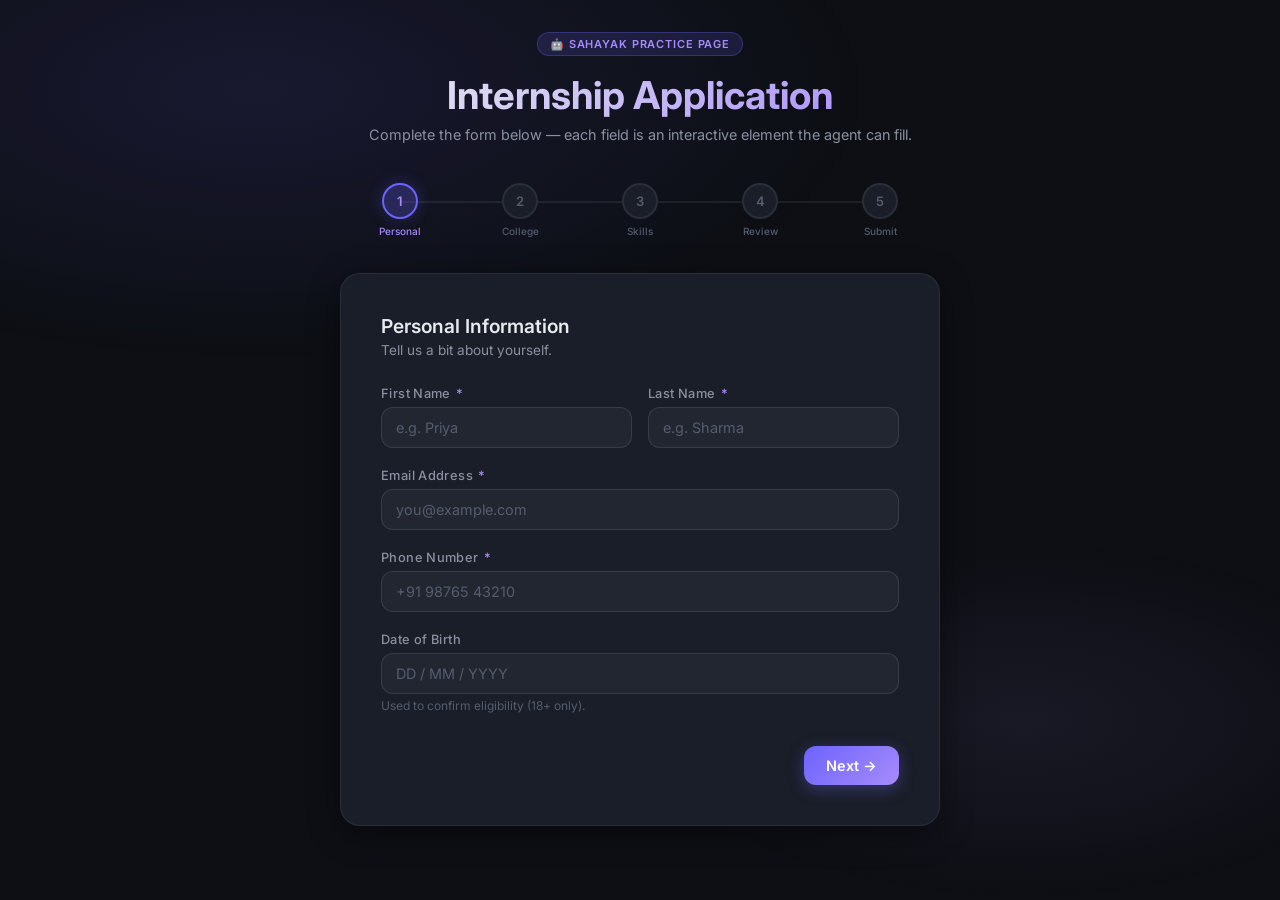
<file: pages/practice/internship-form.html>
<!DOCTYPE html>
<html lang="en">
<head>
  <meta charset="UTF-8" />
  <meta name="viewport" content="width=device-width, initial-scale=1.0" />
  <title>Internship Application — Practice Form | Sahayak</title>
  <meta name="description" content="A multi-step internship application form for Sahayak agent practice. Fill in personal details, college info, skills, and submit your application." />
  <link rel="preconnect" href="https://fonts.googleapis.com" />
  <link rel="preconnect" href="https://fonts.gstatic.com" crossorigin />
  <link href="https://fonts.googleapis.com/css2?family=Inter:wght@300;400;500;600;700&display=swap" rel="stylesheet" />
  <style>
    *, *::before, *::after { box-sizing: border-box; margin: 0; padding: 0; }

    :root {
      --bg: #0d0f14;
      --surface: #13161e;
      --card: #1a1e28;
      --card-border: rgba(255,255,255,0.07);
      --accent: #6c63ff;
      --accent-2: #a78bfa;
      --accent-glow: rgba(108,99,255,0.25);
      --success: #34d399;
      --warn: #fbbf24;
      --danger: #f87171;
      --text: #e8eaf0;
      --text-muted: #8b90a0;
      --text-dim: #555c6e;
      --input-bg: rgba(255,255,255,0.04);
      --input-border: rgba(255,255,255,0.10);
      --input-focus: rgba(108,99,255,0.5);
      --radius: 12px;
      --radius-lg: 20px;
      --shadow: 0 8px 32px rgba(0,0,0,0.4);
      --transition: 0.25s ease;
    }

    html { scroll-behavior: smooth; }

    body {
      font-family: 'Inter', system-ui, sans-serif;
      background: var(--bg);
      color: var(--text);
      min-height: 100vh;
      display: flex;
      flex-direction: column;
      align-items: center;
      padding: 32px 16px 64px;
    }

    body::before {
      content: '';
      position: fixed;
      inset: 0;
      background:
        radial-gradient(ellipse 80% 50% at 20% 10%, rgba(108,99,255,0.12) 0%, transparent 60%),
        radial-gradient(ellipse 60% 40% at 80% 80%, rgba(167,139,250,0.08) 0%, transparent 50%);
      pointer-events: none;
      z-index: 0;
    }

    .page-header {
      text-align: center;
      margin-bottom: 40px;
      position: relative;
      z-index: 1;
    }
    .practice-badge {
      display: inline-flex;
      align-items: center;
      gap: 6px;
      background: rgba(108,99,255,0.15);
      border: 1px solid rgba(108,99,255,0.3);
      color: var(--accent-2);
      font-size: 11px;
      font-weight: 600;
      letter-spacing: 0.08em;
      text-transform: uppercase;
      padding: 4px 12px;
      border-radius: 999px;
      margin-bottom: 16px;
    }
    h1 {
      font-size: clamp(1.6rem, 4vw, 2.4rem);
      font-weight: 700;
      background: linear-gradient(135deg, #e8eaf0 0%, var(--accent-2) 100%);
      -webkit-background-clip: text;
      -webkit-text-fill-color: transparent;
      background-clip: text;
      line-height: 1.2;
      margin-bottom: 8px;
    }
    .page-subtitle { color: var(--text-muted); font-size: 0.9rem; }

    .stepper {
      display: flex;
      align-items: center;
      margin-bottom: 36px;
      position: relative;
      z-index: 1;
      max-width: 600px;
      width: 100%;
    }
    .step-item {
      display: flex;
      flex-direction: column;
      align-items: center;
      flex: 1;
      position: relative;
    }
    .step-item:not(:last-child)::after {
      content: '';
      position: absolute;
      top: 18px;
      left: 50%;
      right: -50%;
      height: 2px;
      background: var(--card-border);
      transition: background var(--transition);
      z-index: -1;
    }
    .step-item.completed:not(:last-child)::after { background: var(--accent); }
    .step-circle {
      width: 36px;
      height: 36px;
      border-radius: 50%;
      border: 2px solid var(--card-border);
      background: var(--card);
      display: flex;
      align-items: center;
      justify-content: center;
      font-size: 13px;
      font-weight: 600;
      color: var(--text-dim);
      transition: all var(--transition);
      z-index: 1;
    }
    .step-item.active .step-circle {
      border-color: var(--accent);
      background: var(--accent-glow);
      color: var(--accent-2);
      box-shadow: 0 0 16px var(--accent-glow);
    }
    .step-item.completed .step-circle {
      border-color: var(--success);
      background: rgba(52,211,153,0.15);
      color: var(--success);
    }
    .step-label {
      font-size: 10px;
      font-weight: 500;
      color: var(--text-dim);
      margin-top: 6px;
      text-align: center;
      transition: color var(--transition);
      white-space: nowrap;
    }
    .step-item.active .step-label { color: var(--accent-2); }
    .step-item.completed .step-label { color: var(--success); }

    .form-card {
      background: var(--card);
      border: 1px solid var(--card-border);
      border-radius: var(--radius-lg);
      padding: 40px;
      max-width: 600px;
      width: 100%;
      box-shadow: var(--shadow);
      position: relative;
      z-index: 1;
      backdrop-filter: blur(8px);
    }

    .step-panel { display: none; }
    .step-panel.active { display: block; animation: fadeSlide 0.3s ease; }

    @keyframes fadeSlide {
      from { opacity: 0; transform: translateX(20px); }
      to   { opacity: 1; transform: translateX(0); }
    }

    .step-title { font-size: 1.2rem; font-weight: 600; color: var(--text); margin-bottom: 4px; }
    .step-desc { font-size: 0.85rem; color: var(--text-muted); margin-bottom: 28px; }

    .field-group { margin-bottom: 20px; }
    .field-group label {
      display: block;
      font-size: 0.8rem;
      font-weight: 500;
      color: var(--text-muted);
      margin-bottom: 6px;
      letter-spacing: 0.03em;
    }
    .field-group label .required { color: var(--accent-2); margin-left: 2px; }

    input[type="text"],
    input[type="email"],
    input[type="tel"],
    input[type="number"],
    input[type="url"],
    select,
    textarea {
      width: 100%;
      background: var(--input-bg);
      border: 1px solid var(--input-border);
      border-radius: var(--radius);
      color: var(--text);
      font-family: inherit;
      font-size: 0.9rem;
      padding: 11px 14px;
      outline: none;
      transition: border-color var(--transition), box-shadow var(--transition);
      appearance: none;
    }
    input:focus, select:focus, textarea:focus {
      border-color: var(--accent);
      box-shadow: 0 0 0 3px var(--input-focus);
    }
    input::placeholder, textarea::placeholder { color: var(--text-dim); }
    select {
      background-image: url("data:image/svg+xml,%3Csvg xmlns='http://www.w3.org/2000/svg' width='12' height='12' viewBox='0 0 24 24' fill='none' stroke='%238b90a0' stroke-width='2'%3E%3Cpolyline points='6 9 12 15 18 9'/%3E%3C/svg%3E");
      background-repeat: no-repeat;
      background-position: right 14px center;
      padding-right: 36px;
      cursor: pointer;
    }
    select option { background: var(--surface); }
    textarea { resize: vertical; min-height: 90px; line-height: 1.5; }

    .field-row { display: grid; grid-template-columns: 1fr 1fr; gap: 16px; }
    @media (max-width: 480px) { .field-row { grid-template-columns: 1fr; } }

    .skill-chips { display: flex; flex-wrap: wrap; gap: 8px; margin-top: 10px; }
    .skill-chip {
      display: inline-flex;
      align-items: center;
      gap: 5px;
      background: rgba(108,99,255,0.15);
      border: 1px solid rgba(108,99,255,0.3);
      color: var(--accent-2);
      font-size: 12px;
      font-weight: 500;
      padding: 4px 10px;
      border-radius: 999px;
      cursor: pointer;
      transition: background var(--transition);
    }
    .skill-chip.selected { background: rgba(108,99,255,0.35); border-color: var(--accent); color: #fff; }
    .skill-chip:hover { background: rgba(108,99,255,0.25); }

    .checkbox-group { display: flex; flex-direction: column; gap: 10px; }
    .checkbox-label {
      display: flex;
      align-items: center;
      gap: 10px;
      font-size: 0.87rem;
      color: var(--text);
      cursor: pointer;
      padding: 10px 12px;
      border-radius: var(--radius);
      border: 1px solid var(--card-border);
      transition: background var(--transition), border-color var(--transition);
    }
    .checkbox-label:hover { background: rgba(255,255,255,0.03); border-color: rgba(108,99,255,0.3); }
    .checkbox-label input[type="checkbox"] { width: 16px; height: 16px; accent-color: var(--accent); flex-shrink: 0; }

    .radio-group { display: flex; flex-direction: column; gap: 10px; }
    .radio-label {
      display: flex;
      align-items: center;
      gap: 10px;
      font-size: 0.87rem;
      color: var(--text);
      cursor: pointer;
      padding: 10px 12px;
      border-radius: var(--radius);
      border: 1px solid var(--card-border);
      transition: background var(--transition), border-color var(--transition);
    }
    .radio-label:hover { background: rgba(255,255,255,0.03); border-color: rgba(108,99,255,0.3); }
    .radio-label input[type="radio"] { width: 16px; height: 16px; accent-color: var(--accent); flex-shrink: 0; }

    .review-section {
      background: var(--surface);
      border: 1px solid var(--card-border);
      border-radius: var(--radius);
      padding: 20px;
      margin-bottom: 16px;
    }
    .review-section h4 {
      font-size: 0.75rem;
      font-weight: 600;
      letter-spacing: 0.1em;
      text-transform: uppercase;
      color: var(--accent-2);
      margin-bottom: 12px;
    }
    .review-row {
      display: flex;
      justify-content: space-between;
      align-items: flex-start;
      gap: 12px;
      font-size: 0.85rem;
      padding: 6px 0;
      border-bottom: 1px solid rgba(255,255,255,0.04);
    }
    .review-row:last-child { border-bottom: none; }
    .review-key { color: var(--text-muted); flex-shrink: 0; }
    .review-val { color: var(--text); text-align: right; word-break: break-word; }

    .agreement {
      display: flex;
      align-items: flex-start;
      gap: 10px;
      background: rgba(108,99,255,0.07);
      border: 1px solid rgba(108,99,255,0.2);
      border-radius: var(--radius);
      padding: 14px;
      font-size: 0.82rem;
      color: var(--text-muted);
      line-height: 1.5;
      margin-bottom: 20px;
      cursor: pointer;
    }
    .agreement input[type="checkbox"] { margin-top: 2px; flex-shrink: 0; accent-color: var(--accent); }

    .btn-row { display: flex; justify-content: space-between; gap: 12px; margin-top: 32px; }
    .btn {
      display: inline-flex;
      align-items: center;
      justify-content: center;
      gap: 7px;
      padding: 11px 22px;
      border-radius: var(--radius);
      font-family: inherit;
      font-size: 0.9rem;
      font-weight: 600;
      border: none;
      cursor: pointer;
      transition: all var(--transition);
      outline: none;
    }
    .btn-primary {
      background: linear-gradient(135deg, var(--accent) 0%, var(--accent-2) 100%);
      color: #fff;
      box-shadow: 0 4px 16px rgba(108,99,255,0.35);
    }
    .btn-primary:hover { transform: translateY(-1px); box-shadow: 0 6px 24px rgba(108,99,255,0.45); }
    .btn-secondary {
      background: rgba(255,255,255,0.06);
      border: 1px solid var(--card-border);
      color: var(--text-muted);
    }
    .btn-secondary:hover { background: rgba(255,255,255,0.1); color: var(--text); }
    .btn-success {
      background: linear-gradient(135deg, #059669 0%, #34d399 100%);
      color: #fff;
      box-shadow: 0 4px 16px rgba(52,211,153,0.3);
    }
    .btn-success:hover { transform: translateY(-1px); box-shadow: 0 6px 24px rgba(52,211,153,0.4); }

    .success-state { display: none; text-align: center; padding: 20px 0; }
    .success-state.show { display: block; animation: fadeSlide 0.4s ease; }
    .success-icon {
      width: 72px; height: 72px;
      border-radius: 50%;
      background: rgba(52,211,153,0.15);
      border: 2px solid var(--success);
      display: flex;
      align-items: center;
      justify-content: center;
      font-size: 32px;
      margin: 0 auto 20px;
      box-shadow: 0 0 32px rgba(52,211,153,0.25);
    }
    .success-state h2 { font-size: 1.4rem; font-weight: 700; color: var(--success); margin-bottom: 8px; }
    .success-state p { color: var(--text-muted); font-size: 0.88rem; }
    .ref-id {
      display: inline-block;
      margin-top: 16px;
      background: var(--surface);
      border: 1px solid var(--card-border);
      border-radius: 8px;
      padding: 8px 16px;
      font-family: monospace;
      font-size: 0.85rem;
      color: var(--accent-2);
      letter-spacing: 0.05em;
    }

    .field-error { font-size: 0.75rem; color: var(--danger); margin-top: 5px; display: none; }
    .field-group.has-error input,
    .field-group.has-error select,
    .field-group.has-error textarea { border-color: var(--danger); box-shadow: 0 0 0 3px rgba(248,113,113,0.2); }
    .field-group.has-error .field-error { display: block; }
    .field-hint { font-size: 0.75rem; color: var(--text-dim); margin-top: 5px; }
    .char-counter { font-size: 0.72rem; color: var(--text-dim); text-align: right; margin-top: 4px; }
  </style>
</head>
<body>

<header class="page-header">
  <div class="practice-badge">&#x1F916; Sahayak Practice Page</div>
  <h1>Internship Application</h1>
  <p class="page-subtitle">Complete the form below — each field is an interactive element the agent can fill.</p>
</header>

<nav class="stepper" aria-label="Form steps">
  <div class="step-item active" id="step-indicator-1">
    <div class="step-circle">1</div>
    <span class="step-label">Personal</span>
  </div>
  <div class="step-item" id="step-indicator-2">
    <div class="step-circle">2</div>
    <span class="step-label">College</span>
  </div>
  <div class="step-item" id="step-indicator-3">
    <div class="step-circle">3</div>
    <span class="step-label">Skills</span>
  </div>
  <div class="step-item" id="step-indicator-4">
    <div class="step-circle">4</div>
    <span class="step-label">Review</span>
  </div>
  <div class="step-item" id="step-indicator-5">
    <div class="step-circle">5</div>
    <span class="step-label">Submit</span>
  </div>
</nav>

<main class="form-card">

  <!-- Step 1: Personal Info -->
  <section class="step-panel active" id="panel-1" aria-label="Step 1: Personal Information">
    <h2 class="step-title">Personal Information</h2>
    <p class="step-desc">Tell us a bit about yourself.</p>

    <div class="field-row">
      <div class="field-group" id="fg-first-name">
        <label for="first-name">First Name <span class="required">*</span></label>
        <input type="text" id="first-name" name="first-name" placeholder="e.g. Priya" autocomplete="given-name" />
        <span class="field-error" id="err-first-name">First name is required.</span>
      </div>
      <div class="field-group" id="fg-last-name">
        <label for="last-name">Last Name <span class="required">*</span></label>
        <input type="text" id="last-name" name="last-name" placeholder="e.g. Sharma" autocomplete="family-name" />
        <span class="field-error" id="err-last-name">Last name is required.</span>
      </div>
    </div>

    <div class="field-group" id="fg-email">
      <label for="email">Email Address <span class="required">*</span></label>
      <input type="email" id="email" name="email" placeholder="you@example.com" autocomplete="email" />
      <span class="field-error" id="err-email">Please enter a valid email address.</span>
    </div>

    <div class="field-group" id="fg-phone">
      <label for="phone">Phone Number <span class="required">*</span></label>
      <input type="tel" id="phone" name="phone" placeholder="+91 98765 43210" autocomplete="tel" />
      <span class="field-error" id="err-phone">Phone number is required.</span>
    </div>

    <div class="field-group" id="fg-dob">
      <label for="dob">Date of Birth</label>
      <input type="text" id="dob" name="dob" placeholder="DD / MM / YYYY" />
      <span class="field-hint">Used to confirm eligibility (18+ only).</span>
    </div>

    <div class="btn-row">
      <span></span>
      <button class="btn btn-primary" id="next-1" onclick="nextStep(1)">Next &#x2192;</button>
    </div>
  </section>

  <!-- Step 2: College Info -->
  <section class="step-panel" id="panel-2" aria-label="Step 2: College Details">
    <h2 class="step-title">College Details</h2>
    <p class="step-desc">Tell us about your academic background.</p>

    <div class="field-group" id="fg-college">
      <label for="college">College / University <span class="required">*</span></label>
      <input type="text" id="college" name="college" placeholder="e.g. IIT Bombay" />
      <span class="field-error" id="err-college">College name is required.</span>
    </div>

    <div class="field-row">
      <div class="field-group" id="fg-degree">
        <label for="degree">Degree <span class="required">*</span></label>
        <select id="degree" name="degree">
          <option value="">Select degree...</option>
          <option value="btech">B.Tech / B.E.</option>
          <option value="bsc">B.Sc.</option>
          <option value="bca">BCA</option>
          <option value="mtech">M.Tech / M.E.</option>
          <option value="msc">M.Sc.</option>
          <option value="mca">MCA</option>
          <option value="mba">MBA</option>
          <option value="phd">PhD</option>
          <option value="other">Other</option>
        </select>
        <span class="field-error" id="err-degree">Please select a degree.</span>
      </div>
      <div class="field-group" id="fg-year">
        <label for="year">Current Year <span class="required">*</span></label>
        <select id="year" name="year">
          <option value="">Select year...</option>
          <option value="1">1st Year</option>
          <option value="2">2nd Year</option>
          <option value="3">3rd Year</option>
          <option value="4">4th Year</option>
          <option value="5">5th Year</option>
          <option value="grad">Recent Graduate</option>
        </select>
        <span class="field-error" id="err-year">Please select your current year.</span>
      </div>
    </div>

    <div class="field-group" id="fg-branch">
      <label for="branch">Branch / Major <span class="required">*</span></label>
      <input type="text" id="branch" name="branch" placeholder="e.g. Computer Science and Engineering" />
      <span class="field-error" id="err-branch">Branch is required.</span>
    </div>

    <div class="field-row">
      <div class="field-group" id="fg-cgpa">
        <label for="cgpa">CGPA / Percentage</label>
        <input type="text" id="cgpa" name="cgpa" placeholder="e.g. 8.5 or 85" />
      </div>
      <div class="field-group" id="fg-grad-year">
        <label for="grad-year">Expected Graduation Year</label>
        <input type="number" id="grad-year" name="grad-year" placeholder="e.g. 2026" min="2024" max="2035" />
      </div>
    </div>

    <div class="btn-row">
      <button class="btn btn-secondary" id="back-2" onclick="prevStep(2)">&#x2190; Back</button>
      <button class="btn btn-primary" id="next-2" onclick="nextStep(2)">Next &#x2192;</button>
    </div>
  </section>

  <!-- Step 3: Skills -->
  <section class="step-panel" id="panel-3" aria-label="Step 3: Skills and Experience">
    <h2 class="step-title">Skills &amp; Experience</h2>
    <p class="step-desc">Let us know what you bring to the table.</p>

    <div class="field-group">
      <label>Technical Skills <span class="required">*</span></label>
      <p class="field-hint" style="margin-bottom:10px">Click to select relevant skills.</p>
      <div class="skill-chips" id="skill-chips">
        <button type="button" class="skill-chip" data-skill="Python" id="skill-python" onclick="toggleSkill(this)">Python</button>
        <button type="button" class="skill-chip" data-skill="JavaScript" id="skill-js" onclick="toggleSkill(this)">JavaScript</button>
        <button type="button" class="skill-chip" data-skill="React" id="skill-react" onclick="toggleSkill(this)">React</button>
        <button type="button" class="skill-chip" data-skill="Node.js" id="skill-node" onclick="toggleSkill(this)">Node.js</button>
        <button type="button" class="skill-chip" data-skill="Machine Learning" id="skill-ml" onclick="toggleSkill(this)">Machine Learning</button>
        <button type="button" class="skill-chip" data-skill="Data Analysis" id="skill-da" onclick="toggleSkill(this)">Data Analysis</button>
        <button type="button" class="skill-chip" data-skill="Java" id="skill-java" onclick="toggleSkill(this)">Java</button>
        <button type="button" class="skill-chip" data-skill="C/C++" id="skill-c" onclick="toggleSkill(this)">C/C++</button>
        <button type="button" class="skill-chip" data-skill="SQL" id="skill-sql" onclick="toggleSkill(this)">SQL</button>
        <button type="button" class="skill-chip" data-skill="Cloud (AWS/GCP)" id="skill-cloud" onclick="toggleSkill(this)">Cloud (AWS/GCP)</button>
        <button type="button" class="skill-chip" data-skill="UI/UX Design" id="skill-uiux" onclick="toggleSkill(this)">UI/UX Design</button>
        <button type="button" class="skill-chip" data-skill="DevOps" id="skill-devops" onclick="toggleSkill(this)">DevOps</button>
      </div>
      <span class="field-error" id="err-skills" style="display:none">Please select at least one skill.</span>
    </div>

    <div class="field-group" id="fg-other-skills">
      <label for="other-skills">Other Skills</label>
      <input type="text" id="other-skills" name="other-skills" placeholder="e.g. Figma, Blender, Arabic..." />
    </div>

    <div class="field-group" id="fg-domain">
      <label for="domain">Preferred Internship Domain <span class="required">*</span></label>
      <select id="domain" name="domain">
        <option value="">Select domain...</option>
        <option value="swe">Software Engineering</option>
        <option value="ml-ai">ML / AI</option>
        <option value="data">Data Science / Analytics</option>
        <option value="product">Product Management</option>
        <option value="design">Design / UX</option>
        <option value="marketing">Digital Marketing</option>
        <option value="finance">Finance / FinTech</option>
        <option value="research">Research</option>
        <option value="other">Other</option>
      </select>
      <span class="field-error" id="err-domain">Please select a domain.</span>
    </div>

    <div class="field-group" id="fg-experience">
      <label for="experience">Tell us about a relevant project or internship</label>
      <textarea id="experience" name="experience" maxlength="500"
        placeholder="Describe a project, hackathon, or experience you are proud of..."></textarea>
      <div class="char-counter"><span id="exp-count">0</span> / 500</div>
    </div>

    <div class="field-group" id="fg-portfolio">
      <label for="portfolio">GitHub / Portfolio Link</label>
      <input type="url" id="portfolio" name="portfolio" placeholder="https://github.com/yourusername" />
    </div>

    <div class="field-group">
      <label>Availability</label>
      <div class="radio-group">
        <label class="radio-label">
          <input type="radio" name="availability" id="avail-immediate" value="immediate" />
          Immediate (within 2 weeks)
        </label>
        <label class="radio-label">
          <input type="radio" name="availability" id="avail-month" value="1-month" />
          Within 1 month
        </label>
        <label class="radio-label">
          <input type="radio" name="availability" id="avail-semester" value="semester" />
          After semester ends
        </label>
        <label class="radio-label">
          <input type="radio" name="availability" id="avail-flexible" value="flexible" />
          Flexible / Discuss
        </label>
      </div>
    </div>

    <div class="field-group">
      <label>How did you hear about us?</label>
      <div class="checkbox-group">
        <label class="checkbox-label">
          <input type="checkbox" id="hear-linkedin" name="hear" value="linkedin" />
          LinkedIn
        </label>
        <label class="checkbox-label">
          <input type="checkbox" id="hear-college" name="hear" value="college" />
          College / Campus
        </label>
        <label class="checkbox-label">
          <input type="checkbox" id="hear-friend" name="hear" value="friend" />
          Friend / Referral
        </label>
        <label class="checkbox-label">
          <input type="checkbox" id="hear-other" name="hear" value="other" />
          Other
        </label>
      </div>
    </div>

    <div class="btn-row">
      <button class="btn btn-secondary" id="back-3" onclick="prevStep(3)">&#x2190; Back</button>
      <button class="btn btn-primary" id="next-3" onclick="nextStep(3)">Review &#x2192;</button>
    </div>
  </section>

  <!-- Step 4: Review -->
  <section class="step-panel" id="panel-4" aria-label="Step 4: Review">
    <h2 class="step-title">Review Your Application</h2>
    <p class="step-desc">Please verify the details below before submitting.</p>

    <div class="review-section">
      <h4>Personal</h4>
      <div class="review-row">
        <span class="review-key">Full Name</span>
        <span class="review-val" id="rv-name">-</span>
      </div>
      <div class="review-row">
        <span class="review-key">Email</span>
        <span class="review-val" id="rv-email">-</span>
      </div>
      <div class="review-row">
        <span class="review-key">Phone</span>
        <span class="review-val" id="rv-phone">-</span>
      </div>
    </div>

    <div class="review-section">
      <h4>Academic</h4>
      <div class="review-row">
        <span class="review-key">College</span>
        <span class="review-val" id="rv-college">-</span>
      </div>
      <div class="review-row">
        <span class="review-key">Degree / Branch</span>
        <span class="review-val" id="rv-degree">-</span>
      </div>
      <div class="review-row">
        <span class="review-key">Year</span>
        <span class="review-val" id="rv-year">-</span>
      </div>
      <div class="review-row">
        <span class="review-key">CGPA</span>
        <span class="review-val" id="rv-cgpa">-</span>
      </div>
    </div>

    <div class="review-section">
      <h4>Skills &amp; Experience</h4>
      <div class="review-row">
        <span class="review-key">Skills</span>
        <span class="review-val" id="rv-skills">-</span>
      </div>
      <div class="review-row">
        <span class="review-key">Domain</span>
        <span class="review-val" id="rv-domain">-</span>
      </div>
      <div class="review-row">
        <span class="review-key">Availability</span>
        <span class="review-val" id="rv-avail">-</span>
      </div>
      <div class="review-row">
        <span class="review-key">Portfolio</span>
        <span class="review-val" id="rv-portfolio">-</span>
      </div>
    </div>

    <div class="btn-row">
      <button class="btn btn-secondary" id="back-4" onclick="prevStep(4)">&#x2190; Edit</button>
      <button class="btn btn-primary" id="next-4" onclick="nextStep(4)">Looks good &#x2192;</button>
    </div>
  </section>

  <!-- Step 5: Submit -->
  <section class="step-panel" id="panel-5" aria-label="Step 5: Submit">
    <h2 class="step-title">Final Step</h2>
    <p class="step-desc">Read and confirm before submitting.</p>

    <label class="agreement">
      <input type="checkbox" id="agree-terms" name="agree-terms" />
      I confirm that all information provided is accurate. I agree to the terms of the internship programme and consent to my data being used for hiring purposes.
    </label>

    <label class="agreement">
      <input type="checkbox" id="agree-updates" name="agree-updates" />
      I would like to receive updates and opportunities from this organisation via email.
    </label>

    <div class="btn-row">
      <button class="btn btn-secondary" id="back-5" onclick="prevStep(5)">&#x2190; Back</button>
      <button class="btn btn-success" id="submit-btn" onclick="submitForm()">&#x1F680; Submit Application</button>
    </div>
  </section>

  <!-- Success State -->
  <div class="success-state" id="success-state">
    <div class="success-icon">&#x2713;</div>
    <h2>Application Submitted!</h2>
    <p>Thank you. We will review your application and get back to you within 5-7 business days.</p>
    <div class="ref-id" id="ref-id-display">REF: -</div>
    <br/>
    <button class="btn btn-secondary" id="restart-btn" onclick="restartForm()" style="margin-top:24px">Fill Again</button>
  </div>

</main>

<script>
  let currentStep = 1;
  const TOTAL_STEPS = 5;

  const expTextarea = document.getElementById('experience');
  const expCount = document.getElementById('exp-count');
  expTextarea.addEventListener('input', () => {
    expCount.textContent = expTextarea.value.length;
  });

  function toggleSkill(btn) {
    btn.classList.toggle('selected');
  }

  function setError(groupId, errId, show) {
    const g = document.getElementById(groupId);
    const e = document.getElementById(errId);
    if (!g || !e) return;
    if (show) { g.classList.add('has-error'); e.style.display = 'block'; }
    else { g.classList.remove('has-error'); e.style.display = 'none'; }
  }

  function validateStep(step) {
    let ok = true;
    if (step === 1) {
      const fn = document.getElementById('first-name').value.trim();
      const ln = document.getElementById('last-name').value.trim();
      const em = document.getElementById('email').value.trim();
      const ph = document.getElementById('phone').value.trim();
      setError('fg-first-name', 'err-first-name', !fn);
      setError('fg-last-name', 'err-last-name', !ln);
      setError('fg-email', 'err-email', !em || !/^[^\s@]+@[^\s@]+\.[^\s@]+$/.test(em));
      setError('fg-phone', 'err-phone', !ph);
      ok = fn && ln && em && /^[^\s@]+@[^\s@]+\.[^\s@]+$/.test(em) && ph;
    }
    if (step === 2) {
      const co = document.getElementById('college').value.trim();
      const dg = document.getElementById('degree').value;
      const yr = document.getElementById('year').value;
      const br = document.getElementById('branch').value.trim();
      setError('fg-college', 'err-college', !co);
      setError('fg-degree', 'err-degree', !dg);
      setError('fg-year', 'err-year', !yr);
      setError('fg-branch', 'err-branch', !br);
      ok = co && dg && yr && br;
    }
    if (step === 3) {
      const selected = document.querySelectorAll('#skill-chips .skill-chip.selected');
      const dm = document.getElementById('domain').value;
      const skillErr = document.getElementById('err-skills');
      if (selected.length === 0) { skillErr.style.display = 'block'; ok = false; }
      else { skillErr.style.display = 'none'; }
      setError('fg-domain', 'err-domain', !dm);
      if (!dm) ok = false;
    }
    return Boolean(ok);
  }

  function goToStep(n) {
    document.querySelectorAll('.step-panel').forEach(p => p.classList.remove('active'));
    document.querySelectorAll('.step-item').forEach(i => i.classList.remove('active'));
    for (let i = 1; i < n; i++) {
      const ind = document.getElementById('step-indicator-' + i);
      if (ind) {
        ind.classList.remove('active');
        ind.classList.add('completed');
        ind.querySelector('.step-circle').textContent = '✓';
      }
    }
    const panel = document.getElementById('panel-' + n);
    const indicator = document.getElementById('step-indicator-' + n);
    if (panel) panel.classList.add('active');
    if (indicator) { indicator.classList.remove('completed'); indicator.classList.add('active'); }
    currentStep = n;
    window.scrollTo({ top: 0, behavior: 'smooth' });
  }

  function nextStep(from) {
    if (!validateStep(from)) return;
    if (from === 3) populateReview();
    if (from < TOTAL_STEPS) goToStep(from + 1);
  }

  function prevStep(from) {
    if (from > 1) {
      const ind = document.getElementById('step-indicator-' + (from - 1));
      if (ind) {
        ind.classList.remove('completed');
        ind.querySelector('.step-circle').textContent = from - 1;
      }
      goToStep(from - 1);
    }
  }

  function populateReview() {
    const fn = document.getElementById('first-name').value.trim();
    const ln = document.getElementById('last-name').value.trim();
    document.getElementById('rv-name').textContent    = fn + ' ' + ln;
    document.getElementById('rv-email').textContent   = document.getElementById('email').value.trim();
    document.getElementById('rv-phone').textContent   = document.getElementById('phone').value.trim();
    document.getElementById('rv-college').textContent = document.getElementById('college').value.trim();
    const degEl = document.getElementById('degree');
    const degText = degEl.options[degEl.selectedIndex] ? degEl.options[degEl.selectedIndex].text : '-';
    const branch = document.getElementById('branch').value.trim();
    document.getElementById('rv-degree').textContent = degText + ' - ' + branch;
    const yrEl = document.getElementById('year');
    document.getElementById('rv-year').textContent = yrEl.options[yrEl.selectedIndex] ? yrEl.options[yrEl.selectedIndex].text : '-';
    document.getElementById('rv-cgpa').textContent = document.getElementById('cgpa').value.trim() || '-';
    const selected = [...document.querySelectorAll('#skill-chips .skill-chip.selected')].map(b => b.dataset.skill).join(', ');
    document.getElementById('rv-skills').textContent = selected || '-';
    const domEl = document.getElementById('domain');
    document.getElementById('rv-domain').textContent = domEl.options[domEl.selectedIndex] ? domEl.options[domEl.selectedIndex].text : '-';
    const avail = document.querySelector('input[name="availability"]:checked');
    document.getElementById('rv-avail').textContent = avail ? avail.closest('.radio-label').textContent.trim() : '-';
    document.getElementById('rv-portfolio').textContent = document.getElementById('portfolio').value.trim() || '-';
  }

  function submitForm() {
    const agree = document.getElementById('agree-terms').checked;
    if (!agree) { alert('Please accept the terms before submitting.'); return; }
    const refId = 'SAH-' + Date.now().toString(36).toUpperCase();
    document.querySelectorAll('.step-panel').forEach(p => p.classList.remove('active'));
    document.querySelectorAll('.step-item').forEach(i => {
      i.classList.remove('active');
      i.classList.add('completed');
      i.querySelector('.step-circle').textContent = '✓';
    });
    document.getElementById('ref-id-display').textContent = 'REF: ' + refId;
    document.getElementById('success-state').classList.add('show');
    window.scrollTo({ top: 0, behavior: 'smooth' });
  }

  function restartForm() {
    document.getElementById('success-state').classList.remove('show');
    document.querySelectorAll('input[type="text"], input[type="email"], input[type="tel"], input[type="number"], input[type="url"], textarea').forEach(el => el.value = '');
    document.querySelectorAll('select').forEach(el => el.selectedIndex = 0);
    document.querySelectorAll('input[type="checkbox"], input[type="radio"]').forEach(el => el.checked = false);
    document.querySelectorAll('.skill-chip').forEach(c => c.classList.remove('selected'));
    document.querySelectorAll('.has-error').forEach(g => g.classList.remove('has-error'));
    document.querySelectorAll('.field-error').forEach(e => e.style.display = 'none');
    expCount.textContent = '0';
    document.querySelectorAll('.step-item').forEach((i, idx) => {
      i.classList.remove('active', 'completed');
      i.querySelector('.step-circle').textContent = idx + 1;
    });
    goToStep(1);
  }
</script>

<!-- Sahayak Safety Rail Scripts (Slice 4.3) -->
<script src="../../background/safety/pages.js"></script>
<script src="../../background/safety/fields.js"></script>
<script src="../../background/safety/actions.js"></script>

<!-- Sahayak Extension Scripts (enables interactive agent scanning on practice page) -->
<script src="../../lib/readability.js"></script>
<script src="../../lib/readability-readerable.js"></script>
<script src="../../content/extract.js"></script>
<script src="../../content/scanner.js"></script>
<script src="../../content/overlay.js"></script>
<script src="../../content/execute.js"></script>
<script src="../../content/index.js"></script>
</body>
</html>
</file>
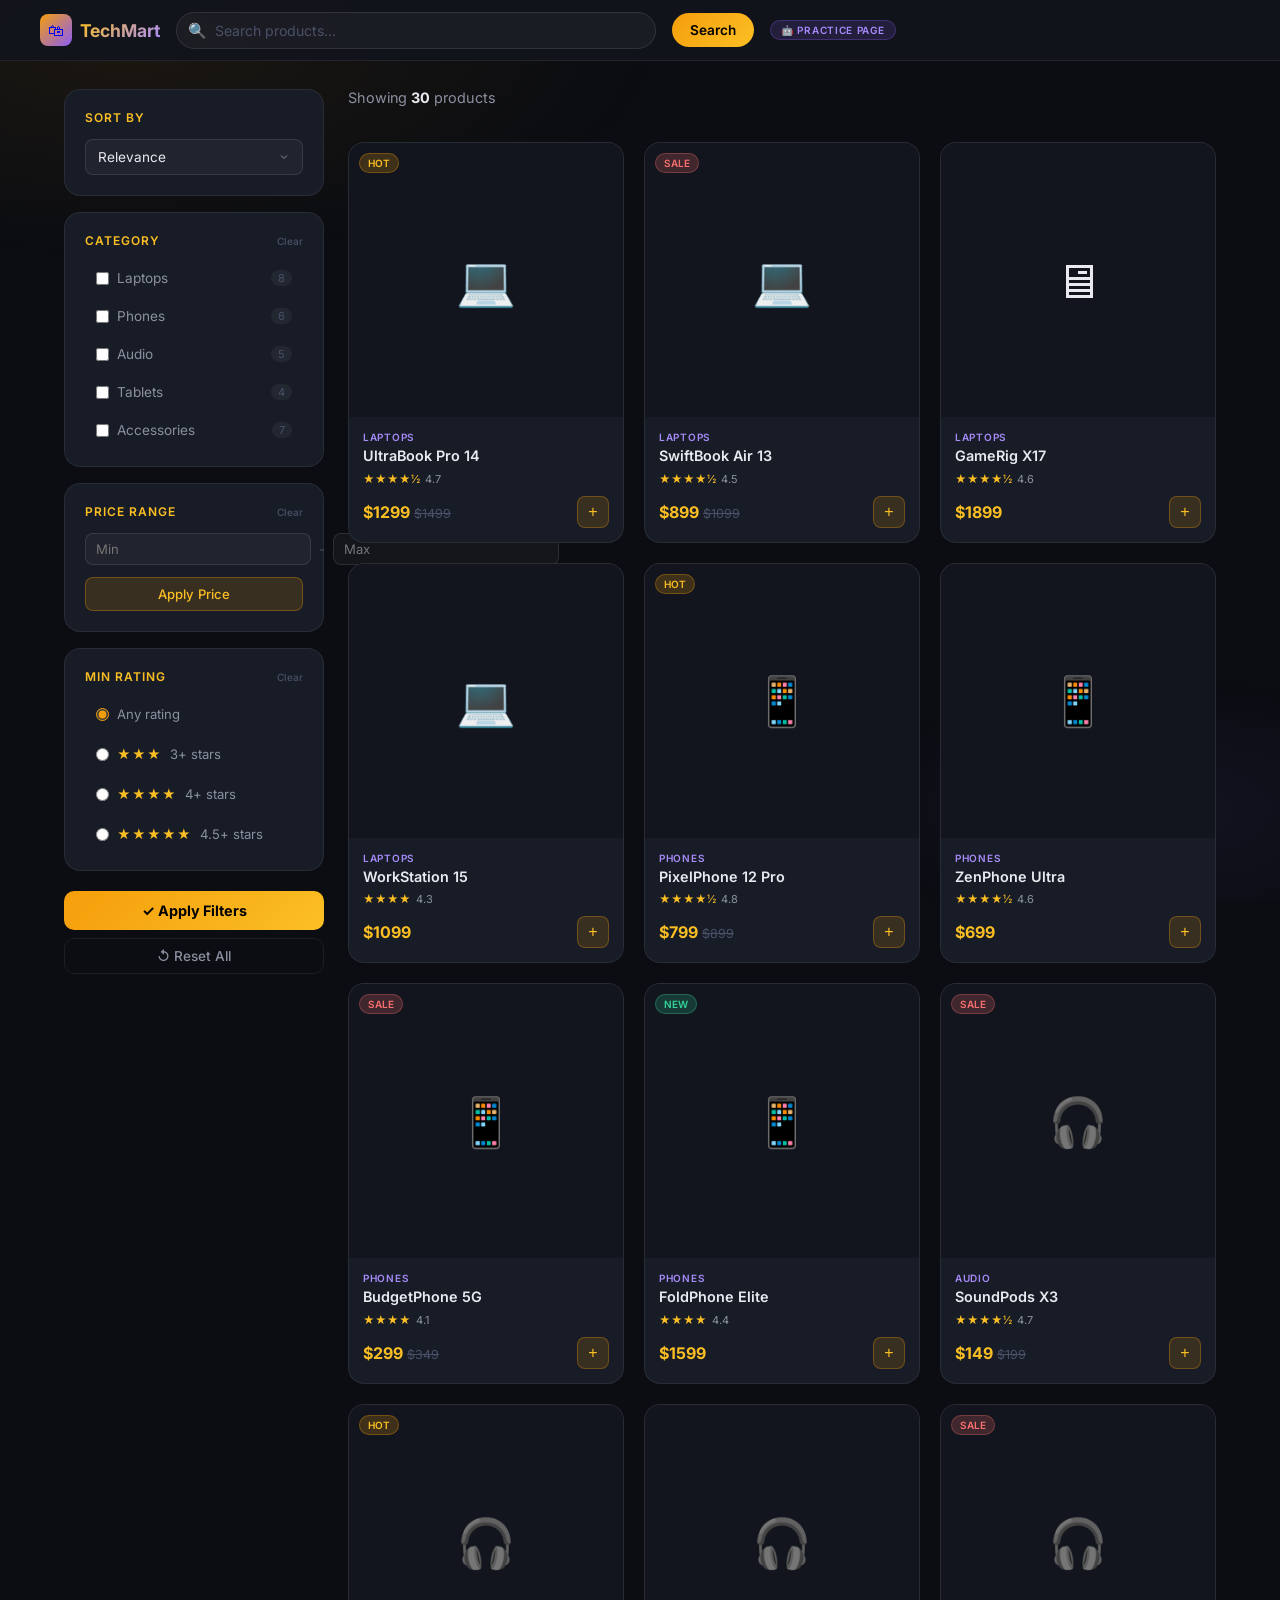
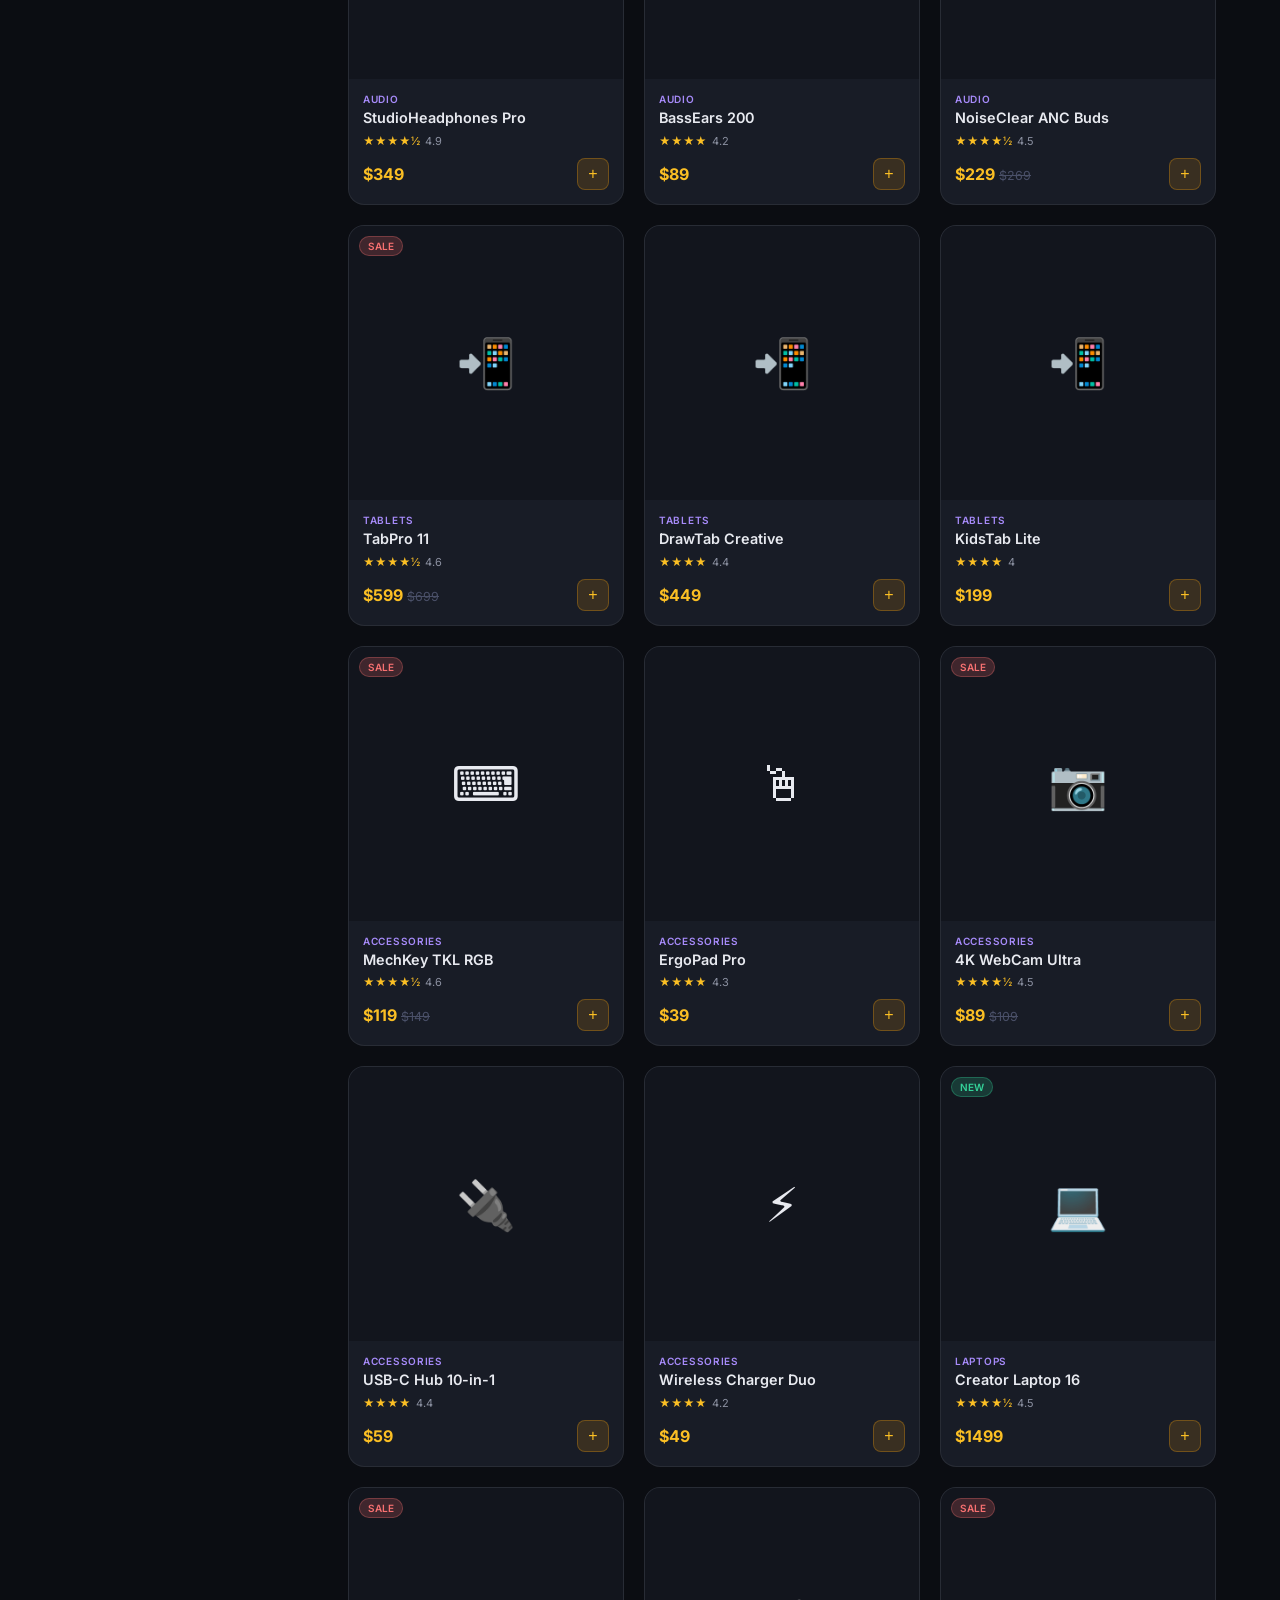
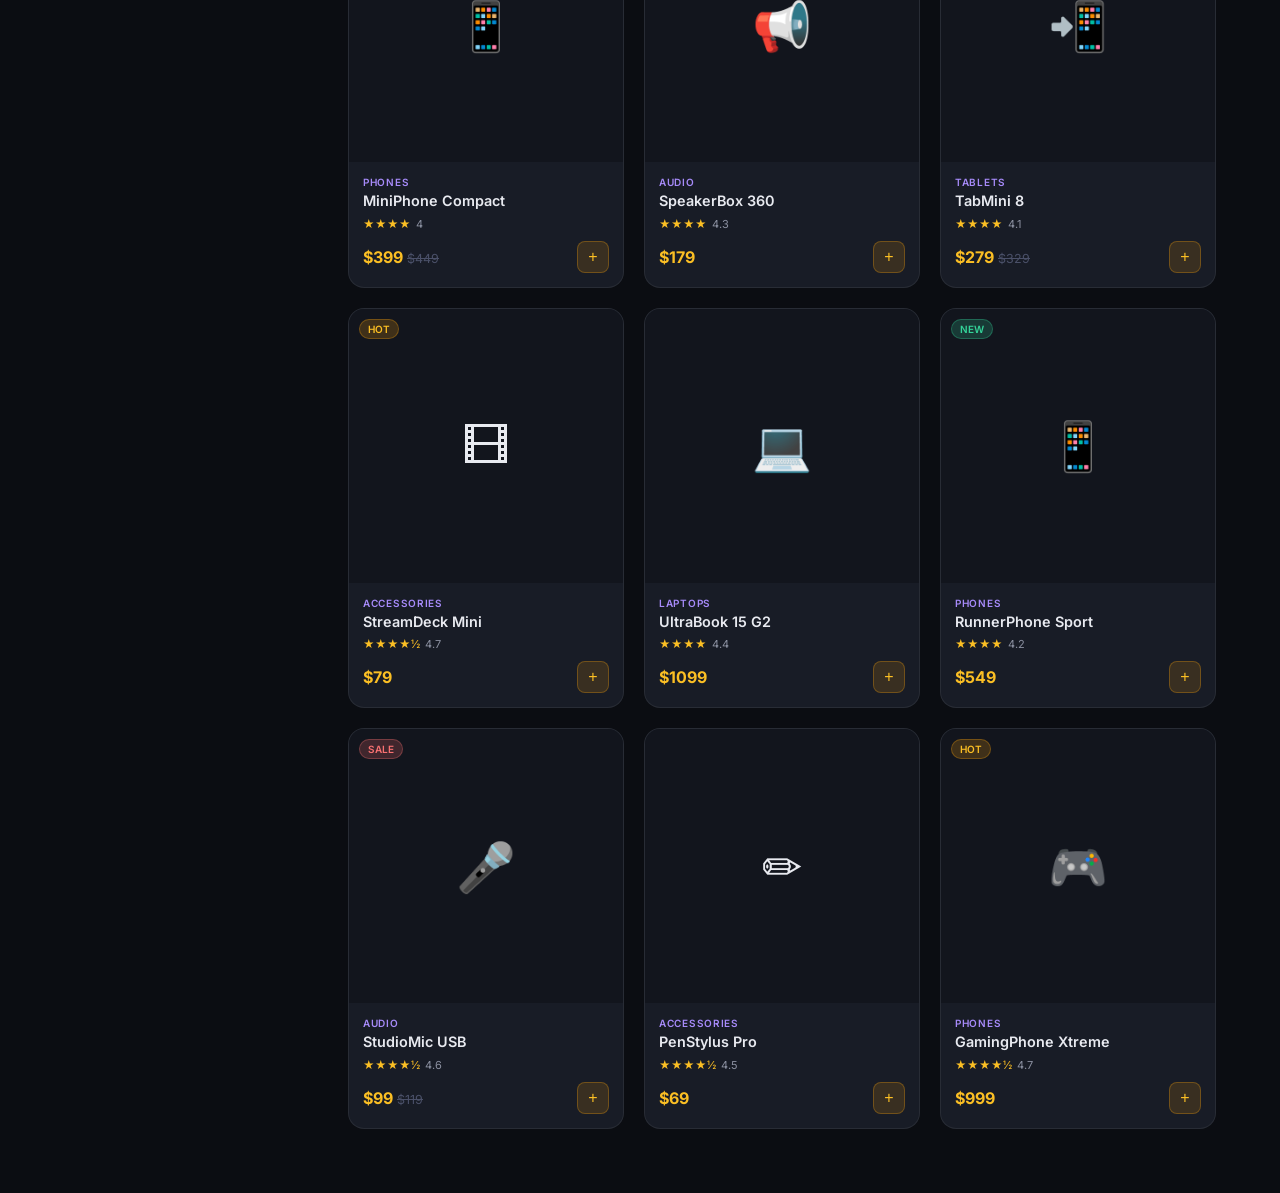
<file: pages/practice/shop.html>
<!DOCTYPE html>
<html lang="en">
<head>
  <meta charset="UTF-8" />
  <meta name="viewport" content="width=device-width, initial-scale=1.0" />
  <title>Practice Shop — Filter &amp; Browse | Sahayak</title>
  <meta name="description" content="A practice e-commerce shop page for Sahayak agent testing. Search products, apply filters, and browse the product list." />
  <link rel="preconnect" href="https://fonts.googleapis.com" />
  <link rel="preconnect" href="https://fonts.gstatic.com" crossorigin />
  <link href="https://fonts.googleapis.com/css2?family=Inter:wght@300;400;500;600;700&display=swap" rel="stylesheet" />
  <style>
    *, *::before, *::after { box-sizing: border-box; margin: 0; padding: 0; }

    :root {
      --bg: #0b0d12;
      --surface: #12151d;
      --card: #181c26;
      --card-hover: #1e2330;
      --card-border: rgba(255,255,255,0.07);
      --accent: #f59e0b;
      --accent-2: #fbbf24;
      --accent-glow: rgba(245,158,11,0.2);
      --purple: #8b5cf6;
      --purple-light: #a78bfa;
      --success: #34d399;
      --danger: #f87171;
      --text: #e8eaf0;
      --text-muted: #8b90a0;
      --text-dim: #4a5068;
      --input-bg: rgba(255,255,255,0.04);
      --input-border: rgba(255,255,255,0.10);
      --input-focus: rgba(245,158,11,0.4);
      --radius: 10px;
      --radius-lg: 16px;
      --shadow: 0 8px 32px rgba(0,0,0,0.5);
      --transition: 0.2s ease;
      --star: #fbbf24;
    }

    html { scroll-behavior: smooth; }

    body {
      font-family: 'Inter', system-ui, sans-serif;
      background: var(--bg);
      color: var(--text);
      min-height: 100vh;
    }

    body::before {
      content: '';
      position: fixed;
      inset: 0;
      background:
        radial-gradient(ellipse 70% 40% at 10% 5%, rgba(245,158,11,0.07) 0%, transparent 60%),
        radial-gradient(ellipse 50% 30% at 90% 90%, rgba(139,92,246,0.07) 0%, transparent 50%);
      pointer-events: none;
      z-index: 0;
    }

    /* ── Top bar ── */
    .topbar {
      background: rgba(18,21,29,0.9);
      backdrop-filter: blur(12px);
      border-bottom: 1px solid var(--card-border);
      position: sticky;
      top: 0;
      z-index: 100;
      padding: 0 24px;
    }
    .topbar-inner {
      max-width: 1200px;
      margin: 0 auto;
      display: flex;
      align-items: center;
      gap: 16px;
      height: 60px;
    }
    .logo {
      display: flex;
      align-items: center;
      gap: 8px;
      text-decoration: none;
      flex-shrink: 0;
    }
    .logo-icon {
      width: 32px;
      height: 32px;
      border-radius: 8px;
      background: linear-gradient(135deg, var(--accent) 0%, var(--purple) 100%);
      display: flex;
      align-items: center;
      justify-content: center;
      font-size: 16px;
    }
    .logo-text {
      font-size: 1.1rem;
      font-weight: 700;
      background: linear-gradient(135deg, var(--accent-2) 0%, var(--purple-light) 100%);
      -webkit-background-clip: text;
      -webkit-text-fill-color: transparent;
      background-clip: text;
    }
    .topbar-search {
      flex: 1;
      max-width: 480px;
      position: relative;
    }
    .search-icon {
      position: absolute;
      left: 12px;
      top: 50%;
      transform: translateY(-50%);
      color: var(--text-dim);
      font-size: 15px;
      pointer-events: none;
    }
    #search-input {
      width: 100%;
      background: var(--input-bg);
      border: 1px solid var(--input-border);
      border-radius: 999px;
      color: var(--text);
      font-family: inherit;
      font-size: 0.88rem;
      padding: 9px 16px 9px 38px;
      outline: none;
      transition: border-color var(--transition), box-shadow var(--transition);
    }
    #search-input:focus {
      border-color: var(--accent);
      box-shadow: 0 0 0 3px var(--input-focus);
    }
    #search-input::placeholder { color: var(--text-dim); }

    #search-btn {
      display: inline-flex;
      align-items: center;
      gap: 6px;
      padding: 9px 18px;
      background: linear-gradient(135deg, var(--accent) 0%, var(--accent-2) 100%);
      border: none;
      border-radius: 999px;
      color: #000;
      font-family: inherit;
      font-size: 0.85rem;
      font-weight: 600;
      cursor: pointer;
      transition: all var(--transition);
      white-space: nowrap;
    }
    #search-btn:hover { transform: translateY(-1px); box-shadow: 0 4px 16px var(--accent-glow); }

    .practice-badge {
      display: inline-flex;
      align-items: center;
      gap: 5px;
      background: rgba(139,92,246,0.15);
      border: 1px solid rgba(139,92,246,0.3);
      color: var(--purple-light);
      font-size: 10px;
      font-weight: 600;
      letter-spacing: 0.07em;
      text-transform: uppercase;
      padding: 3px 10px;
      border-radius: 999px;
      white-space: nowrap;
    }

    /* ── Layout ── */
    .page-layout {
      max-width: 1200px;
      margin: 0 auto;
      display: grid;
      grid-template-columns: 260px 1fr;
      gap: 24px;
      padding: 28px 24px 64px;
      position: relative;
      z-index: 1;
    }
    @media (max-width: 768px) {
      .page-layout { grid-template-columns: 1fr; }
      .sidebar { order: -1; }
    }

    /* ── Sidebar / Filters ── */
    .sidebar { flex-shrink: 0; }

    .filter-card {
      background: var(--card);
      border: 1px solid var(--card-border);
      border-radius: var(--radius-lg);
      padding: 20px;
      margin-bottom: 16px;
    }
    .filter-card-title {
      font-size: 0.75rem;
      font-weight: 600;
      letter-spacing: 0.08em;
      text-transform: uppercase;
      color: var(--accent-2);
      margin-bottom: 14px;
      display: flex;
      align-items: center;
      justify-content: space-between;
    }
    .clear-link {
      font-size: 10px;
      font-weight: 500;
      text-transform: none;
      color: var(--text-dim);
      cursor: pointer;
      letter-spacing: 0;
      transition: color var(--transition);
    }
    .clear-link:hover { color: var(--danger); }

    /* Price range */
    .price-range {
      display: flex;
      align-items: center;
      gap: 8px;
      margin-bottom: 12px;
    }
    .price-input {
      flex: 1;
      background: var(--input-bg);
      border: 1px solid var(--input-border);
      border-radius: 8px;
      color: var(--text);
      font-family: inherit;
      font-size: 0.82rem;
      padding: 7px 10px;
      outline: none;
      transition: border-color var(--transition);
    }
    .price-input:focus { border-color: var(--accent); }
    .price-sep { color: var(--text-dim); font-size: 0.8rem; }

    /* Rating filter */
    .rating-options { display: flex; flex-direction: column; gap: 8px; }
    .rating-option {
      display: flex;
      align-items: center;
      gap: 8px;
      cursor: pointer;
      padding: 7px 10px;
      border-radius: 8px;
      border: 1px solid transparent;
      transition: background var(--transition), border-color var(--transition);
    }
    .rating-option:hover { background: rgba(255,255,255,0.03); border-color: rgba(245,158,11,0.2); }
    .rating-option input[type="radio"] { accent-color: var(--accent); }
    .stars { color: var(--star); font-size: 13px; letter-spacing: 1px; }
    .rating-label { font-size: 0.82rem; color: var(--text-muted); }

    /* Category filter */
    .category-list { display: flex; flex-direction: column; gap: 6px; }
    .category-item {
      display: flex;
      align-items: center;
      gap: 8px;
      cursor: pointer;
      padding: 7px 10px;
      border-radius: 8px;
      border: 1px solid transparent;
      font-size: 0.85rem;
      color: var(--text-muted);
      transition: all var(--transition);
    }
    .category-item:hover { background: rgba(255,255,255,0.03); border-color: rgba(245,158,11,0.2); color: var(--text); }
    .category-item input[type="checkbox"] { accent-color: var(--accent); }
    .category-count {
      margin-left: auto;
      font-size: 11px;
      color: var(--text-dim);
      background: rgba(255,255,255,0.05);
      padding: 1px 7px;
      border-radius: 999px;
    }

    /* Sort filter */
    .sort-select {
      width: 100%;
      background: var(--input-bg);
      border: 1px solid var(--input-border);
      border-radius: 8px;
      color: var(--text);
      font-family: inherit;
      font-size: 0.85rem;
      padding: 9px 12px;
      outline: none;
      cursor: pointer;
      transition: border-color var(--transition);
      appearance: none;
      background-image: url("data:image/svg+xml,%3Csvg xmlns='http://www.w3.org/2000/svg' width='12' height='12' viewBox='0 0 24 24' fill='none' stroke='%238b90a0' stroke-width='2'%3E%3Cpolyline points='6 9 12 15 18 9'/%3E%3C/svg%3E");
      background-repeat: no-repeat;
      background-position: right 12px center;
      padding-right: 32px;
    }
    .sort-select:focus { border-color: var(--accent); }
    .sort-select option { background: var(--surface); }

    #apply-filters-btn {
      width: 100%;
      padding: 11px;
      background: linear-gradient(135deg, var(--accent) 0%, var(--accent-2) 100%);
      border: none;
      border-radius: var(--radius);
      color: #000;
      font-family: inherit;
      font-size: 0.9rem;
      font-weight: 700;
      cursor: pointer;
      transition: all var(--transition);
      margin-top: 4px;
    }
    #apply-filters-btn:hover { transform: translateY(-1px); box-shadow: 0 4px 16px var(--accent-glow); }

    #reset-filters-btn {
      width: 100%;
      padding: 9px;
      background: transparent;
      border: 1px solid var(--card-border);
      border-radius: var(--radius);
      color: var(--text-muted);
      font-family: inherit;
      font-size: 0.85rem;
      font-weight: 500;
      cursor: pointer;
      transition: all var(--transition);
      margin-top: 8px;
    }
    #reset-filters-btn:hover { background: rgba(248,113,113,0.08); border-color: rgba(248,113,113,0.3); color: var(--danger); }

    /* ── Main content ── */
    .main-content { min-width: 0; }

    .results-header {
      display: flex;
      align-items: center;
      justify-content: space-between;
      margin-bottom: 20px;
      flex-wrap: wrap;
      gap: 12px;
    }
    .results-count {
      font-size: 0.9rem;
      color: var(--text-muted);
    }
    .results-count strong { color: var(--text); }

    .active-filters {
      display: flex;
      flex-wrap: wrap;
      gap: 6px;
      margin-bottom: 16px;
    }
    .filter-tag {
      display: inline-flex;
      align-items: center;
      gap: 5px;
      background: rgba(245,158,11,0.12);
      border: 1px solid rgba(245,158,11,0.3);
      color: var(--accent-2);
      font-size: 11px;
      font-weight: 500;
      padding: 3px 10px;
      border-radius: 999px;
    }
    .filter-tag .remove {
      cursor: pointer;
      color: var(--accent);
      font-weight: 700;
      font-size: 13px;
      line-height: 1;
    }
    .filter-tag .remove:hover { color: var(--danger); }

    /* ── Product grid ── */
    .product-grid {
      display: grid;
      grid-template-columns: repeat(auto-fill, minmax(220px, 1fr));
      gap: 20px;
    }

    .product-card {
      background: var(--card);
      border: 1px solid var(--card-border);
      border-radius: var(--radius-lg);
      overflow: hidden;
      cursor: pointer;
      transition: all 0.2s ease;
      position: relative;
    }
    .product-card:hover {
      background: var(--card-hover);
      border-color: rgba(245,158,11,0.25);
      transform: translateY(-3px);
      box-shadow: 0 12px 32px rgba(0,0,0,0.4);
    }

    .product-badge {
      position: absolute;
      top: 10px;
      left: 10px;
      font-size: 10px;
      font-weight: 600;
      padding: 3px 8px;
      border-radius: 999px;
      z-index: 1;
    }
    .badge-sale { background: rgba(248,113,113,0.2); color: var(--danger); border: 1px solid rgba(248,113,113,0.3); }
    .badge-new { background: rgba(52,211,153,0.2); color: var(--success); border: 1px solid rgba(52,211,153,0.3); }
    .badge-hot { background: rgba(245,158,11,0.2); color: var(--accent-2); border: 1px solid rgba(245,158,11,0.3); }

    .product-image {
      width: 100%;
      aspect-ratio: 1;
      background: var(--surface);
      display: flex;
      align-items: center;
      justify-content: center;
      font-size: 48px;
    }
    .product-info { padding: 14px; }
    .product-category {
      font-size: 10px;
      font-weight: 600;
      letter-spacing: 0.07em;
      text-transform: uppercase;
      color: var(--purple-light);
      margin-bottom: 4px;
    }
    .product-name {
      font-size: 0.9rem;
      font-weight: 600;
      color: var(--text);
      margin-bottom: 6px;
      line-height: 1.3;
    }
    .product-rating {
      display: flex;
      align-items: center;
      gap: 5px;
      margin-bottom: 10px;
    }
    .product-stars { color: var(--star); font-size: 11px; }
    .product-rating-num { font-size: 11px; color: var(--text-muted); }
    .product-price-row {
      display: flex;
      align-items: center;
      justify-content: space-between;
      gap: 8px;
    }
    .product-price {
      font-size: 1rem;
      font-weight: 700;
      color: var(--accent-2);
    }
    .product-price-old {
      font-size: 0.78rem;
      color: var(--text-dim);
      text-decoration: line-through;
    }
    .add-to-cart {
      display: inline-flex;
      align-items: center;
      justify-content: center;
      width: 32px;
      height: 32px;
      background: rgba(245,158,11,0.15);
      border: 1px solid rgba(245,158,11,0.3);
      border-radius: 8px;
      color: var(--accent-2);
      font-size: 16px;
      cursor: pointer;
      transition: all var(--transition);
      flex-shrink: 0;
    }
    .add-to-cart:hover {
      background: rgba(245,158,11,0.3);
      transform: scale(1.1);
    }
    .add-to-cart.added {
      background: rgba(52,211,153,0.2);
      border-color: rgba(52,211,153,0.4);
      color: var(--success);
    }

    /* ── No results ── */
    .no-results {
      text-align: center;
      padding: 60px 20px;
      color: var(--text-muted);
      display: none;
    }
    .no-results-icon { font-size: 48px; margin-bottom: 12px; }
    .no-results h3 { font-size: 1.1rem; margin-bottom: 6px; color: var(--text); }

    /* ── Cart toast ── */
    .cart-toast {
      position: fixed;
      bottom: 24px;
      right: 24px;
      background: var(--card);
      border: 1px solid rgba(52,211,153,0.3);
      border-radius: var(--radius);
      padding: 12px 18px;
      font-size: 0.85rem;
      color: var(--success);
      box-shadow: var(--shadow);
      z-index: 9999;
      transform: translateY(80px);
      opacity: 0;
      transition: all 0.3s ease;
    }
    .cart-toast.show { transform: translateY(0); opacity: 1; }

    /* ── Collected table ── */
    .collected-section {
      margin-top: 32px;
      background: var(--card);
      border: 1px solid var(--card-border);
      border-radius: var(--radius-lg);
      padding: 20px;
      display: none;
    }
    .collected-section.show { display: block; animation: fadeIn 0.3s ease; }
    @keyframes fadeIn { from { opacity: 0; } to { opacity: 1; } }
    .collected-title {
      font-size: 0.85rem;
      font-weight: 600;
      color: var(--accent-2);
      margin-bottom: 14px;
      display: flex;
      align-items: center;
      justify-content: space-between;
    }
    .clear-cart-btn {
      font-size: 11px;
      font-weight: 500;
      color: var(--text-dim);
      background: none;
      border: none;
      cursor: pointer;
      transition: color var(--transition);
    }
    .clear-cart-btn:hover { color: var(--danger); }
    table { width: 100%; border-collapse: collapse; font-size: 0.83rem; }
    th {
      text-align: left;
      color: var(--text-dim);
      font-weight: 500;
      font-size: 0.72rem;
      letter-spacing: 0.05em;
      text-transform: uppercase;
      padding: 8px 10px;
      border-bottom: 1px solid var(--card-border);
    }
    td {
      padding: 9px 10px;
      color: var(--text-muted);
      border-bottom: 1px solid rgba(255,255,255,0.03);
    }
    td:first-child { color: var(--text); }
    tr:last-child td { border-bottom: none; }
    .td-price { color: var(--accent-2); font-weight: 600; }
    .td-rating { color: var(--star); }
  </style>
</head>
<body>

<!-- Topbar -->
<header class="topbar">
  <div class="topbar-inner">
    <a href="#" class="logo" id="logo-link">
      <div class="logo-icon">&#x1F6CD;</div>
      <span class="logo-text">TechMart</span>
    </a>
    <div class="topbar-search">
      <span class="search-icon">&#x1F50D;</span>
      <input type="text" id="search-input" placeholder="Search products..." aria-label="Search products" />
    </div>
    <button id="search-btn" onclick="applyFilters()">Search</button>
    <div class="practice-badge">&#x1F916; Practice Page</div>
  </div>
</header>

<!-- Page layout -->
<div class="page-layout">

  <!-- Sidebar filters -->
  <aside class="sidebar" aria-label="Product filters">

    <div class="filter-card">
      <div class="filter-card-title">
        Sort By
      </div>
      <select id="sort-select" class="sort-select" name="sort" onchange="applyFilters()">
        <option value="relevance">Relevance</option>
        <option value="price-asc">Price: Low to High</option>
        <option value="price-desc">Price: High to Low</option>
        <option value="rating">Highest Rated</option>
        <option value="newest">Newest First</option>
        <option value="popular">Most Popular</option>
      </select>
    </div>

    <div class="filter-card">
      <div class="filter-card-title">
        Category
        <span class="clear-link" id="clear-category" onclick="clearFilter('category')">Clear</span>
      </div>
      <div class="category-list">
        <label class="category-item">
          <input type="checkbox" id="cat-laptop" name="category" value="Laptops" onchange="applyFilters()" />
          Laptops
          <span class="category-count">8</span>
        </label>
        <label class="category-item">
          <input type="checkbox" id="cat-phone" name="category" value="Phones" onchange="applyFilters()" />
          Phones
          <span class="category-count">6</span>
        </label>
        <label class="category-item">
          <input type="checkbox" id="cat-audio" name="category" value="Audio" onchange="applyFilters()" />
          Audio
          <span class="category-count">5</span>
        </label>
        <label class="category-item">
          <input type="checkbox" id="cat-tablet" name="category" value="Tablets" onchange="applyFilters()" />
          Tablets
          <span class="category-count">4</span>
        </label>
        <label class="category-item">
          <input type="checkbox" id="cat-accessory" name="category" value="Accessories" onchange="applyFilters()" />
          Accessories
          <span class="category-count">7</span>
        </label>
      </div>
    </div>

    <div class="filter-card">
      <div class="filter-card-title">
        Price Range
        <span class="clear-link" id="clear-price" onclick="clearFilter('price')">Clear</span>
      </div>
      <div class="price-range">
        <input type="number" id="price-min" name="price-min" class="price-input" placeholder="Min" min="0" />
        <span class="price-sep">-</span>
        <input type="number" id="price-max" name="price-max" class="price-input" placeholder="Max" min="0" />
      </div>
      <button onclick="applyFilters()" style="width:100%;padding:8px;background:rgba(245,158,11,0.15);border:1px solid rgba(245,158,11,0.3);border-radius:8px;color:var(--accent-2);font-family:inherit;font-size:0.82rem;font-weight:500;cursor:pointer;" id="apply-price-btn">Apply Price</button>
    </div>

    <div class="filter-card">
      <div class="filter-card-title">
        Min Rating
        <span class="clear-link" id="clear-rating" onclick="clearFilter('rating')">Clear</span>
      </div>
      <div class="rating-options">
        <label class="rating-option">
          <input type="radio" name="min-rating" id="rating-any" value="0" checked onchange="applyFilters()" />
          <span class="rating-label">Any rating</span>
        </label>
        <label class="rating-option">
          <input type="radio" name="min-rating" id="rating-3" value="3" onchange="applyFilters()" />
          <span class="stars">&#x2605;&#x2605;&#x2605;</span>
          <span class="rating-label">3+ stars</span>
        </label>
        <label class="rating-option">
          <input type="radio" name="min-rating" id="rating-4" value="4" onchange="applyFilters()" />
          <span class="stars">&#x2605;&#x2605;&#x2605;&#x2605;</span>
          <span class="rating-label">4+ stars</span>
        </label>
        <label class="rating-option">
          <input type="radio" name="min-rating" id="rating-45" value="4.5" onchange="applyFilters()" />
          <span class="stars">&#x2605;&#x2605;&#x2605;&#x2605;&#x2605;</span>
          <span class="rating-label">4.5+ stars</span>
        </label>
      </div>
    </div>

    <button id="apply-filters-btn" onclick="applyFilters()">&#x2713; Apply Filters</button>
    <button id="reset-filters-btn" onclick="resetFilters()">&#x21BA; Reset All</button>

  </aside>

  <!-- Main product area -->
  <main class="main-content">

    <div class="results-header">
      <div class="results-count">Showing <strong id="result-count">30</strong> products</div>
    </div>

    <div class="active-filters" id="active-filters"></div>

    <div class="product-grid" id="product-grid"></div>
    <div class="no-results" id="no-results">
      <div class="no-results-icon">&#x1F50E;</div>
      <h3>No products found</h3>
      <p>Try adjusting your filters or search term.</p>
    </div>

    <!-- Collected items table -->
    <div class="collected-section" id="collected-section">
      <div class="collected-title">
        &#x1F6D2; Cart Items
        <button class="clear-cart-btn" id="clear-cart-btn" onclick="clearCart()">Clear cart</button>
      </div>
      <table id="collected-table">
        <thead>
          <tr>
            <th>#</th>
            <th>Product</th>
            <th>Category</th>
            <th>Price</th>
            <th>Rating</th>
          </tr>
        </thead>
        <tbody id="collected-tbody"></tbody>
      </table>
    </div>

  </main>
</div>

<!-- Cart toast -->
<div class="cart-toast" id="cart-toast">&#x2713; Added to cart</div>

<script>
  // ── Product data ──────────────────────────────────────────
  const PRODUCTS = [
    { id:1,  name:'UltraBook Pro 14',       category:'Laptops',     price:1299, oldPrice:1499, rating:4.7, badge:'hot',  emoji:'&#x1F4BB;', isNew:false },
    { id:2,  name:'SwiftBook Air 13',        category:'Laptops',     price:899,  oldPrice:1099, rating:4.5, badge:'sale', emoji:'&#x1F4BB;', isNew:false },
    { id:3,  name:'GameRig X17',             category:'Laptops',     price:1899, oldPrice:null, rating:4.6, badge:null,   emoji:'&#x1F5A5;', isNew:true  },
    { id:4,  name:'WorkStation 15',          category:'Laptops',     price:1099, oldPrice:null, rating:4.3, badge:null,   emoji:'&#x1F4BB;', isNew:false },
    { id:5,  name:'PixelPhone 12 Pro',       category:'Phones',      price:799,  oldPrice:899,  rating:4.8, badge:'hot',  emoji:'&#x1F4F1;', isNew:false },
    { id:6,  name:'ZenPhone Ultra',          category:'Phones',      price:699,  oldPrice:null, rating:4.6, badge:null,   emoji:'&#x1F4F1;', isNew:true  },
    { id:7,  name:'BudgetPhone 5G',          category:'Phones',      price:299,  oldPrice:349,  rating:4.1, badge:'sale', emoji:'&#x1F4F1;', isNew:false },
    { id:8,  name:'FoldPhone Elite',         category:'Phones',      price:1599, oldPrice:null, rating:4.4, badge:'new',  emoji:'&#x1F4F1;', isNew:true  },
    { id:9,  name:'SoundPods X3',            category:'Audio',       price:149,  oldPrice:199,  rating:4.7, badge:'sale', emoji:'&#x1F3A7;', isNew:false },
    { id:10, name:'StudioHeadphones Pro',    category:'Audio',       price:349,  oldPrice:null, rating:4.9, badge:'hot',  emoji:'&#x1F3A7;', isNew:false },
    { id:11, name:'BassEars 200',            category:'Audio',       price:89,   oldPrice:null, rating:4.2, badge:null,   emoji:'&#x1F3A7;', isNew:false },
    { id:12, name:'NoiseClear ANC Buds',     category:'Audio',       price:229,  oldPrice:269,  rating:4.5, badge:'sale', emoji:'&#x1F3A7;', isNew:false },
    { id:13, name:'TabPro 11',               category:'Tablets',     price:599,  oldPrice:699,  rating:4.6, badge:'sale', emoji:'&#x1F4F2;', isNew:false },
    { id:14, name:'DrawTab Creative',        category:'Tablets',     price:449,  oldPrice:null, rating:4.4, badge:null,   emoji:'&#x1F4F2;', isNew:true  },
    { id:15, name:'KidsTab Lite',            category:'Tablets',     price:199,  oldPrice:null, rating:4.0, badge:null,   emoji:'&#x1F4F2;', isNew:false },
    { id:16, name:'MechKey TKL RGB',         category:'Accessories', price:119,  oldPrice:149,  rating:4.6, badge:'sale', emoji:'&#x2328;', isNew:false  },
    { id:17, name:'ErgoPad Pro',             category:'Accessories', price:39,   oldPrice:null, rating:4.3, badge:null,   emoji:'&#x1F5B1;', isNew:false },
    { id:18, name:'4K WebCam Ultra',         category:'Accessories', price:89,   oldPrice:109,  rating:4.5, badge:'sale', emoji:'&#x1F4F7;', isNew:false },
    { id:19, name:'USB-C Hub 10-in-1',       category:'Accessories', price:59,   oldPrice:null, rating:4.4, badge:null,   emoji:'&#x1F50C;', isNew:true  },
    { id:20, name:'Wireless Charger Duo',    category:'Accessories', price:49,   oldPrice:null, rating:4.2, badge:null,   emoji:'&#x26A1;', isNew:false  },
    { id:21, name:'Creator Laptop 16',       category:'Laptops',     price:1499, oldPrice:null, rating:4.5, badge:'new',  emoji:'&#x1F4BB;', isNew:true  },
    { id:22, name:'MiniPhone Compact',       category:'Phones',      price:399,  oldPrice:449,  rating:4.0, badge:'sale', emoji:'&#x1F4F1;', isNew:false },
    { id:23, name:'SpeakerBox 360',          category:'Audio',       price:179,  oldPrice:null, rating:4.3, badge:null,   emoji:'&#x1F4E2;', isNew:false },
    { id:24, name:'TabMini 8',               category:'Tablets',     price:279,  oldPrice:329,  rating:4.1, badge:'sale', emoji:'&#x1F4F2;', isNew:false },
    { id:25, name:'StreamDeck Mini',         category:'Accessories', price:79,   oldPrice:null, rating:4.7, badge:'hot',  emoji:'&#x1F39E;', isNew:false },
    { id:26, name:'UltraBook 15 G2',         category:'Laptops',     price:1099, oldPrice:null, rating:4.4, badge:null,   emoji:'&#x1F4BB;', isNew:true  },
    { id:27, name:'RunnerPhone Sport',       category:'Phones',      price:549,  oldPrice:null, rating:4.2, badge:'new',  emoji:'&#x1F4F1;', isNew:true  },
    { id:28, name:'StudioMic USB',           category:'Audio',       price:99,   oldPrice:119,  rating:4.6, badge:'sale', emoji:'&#x1F3A4;', isNew:false },
    { id:29, name:'PenStylus Pro',           category:'Accessories', price:69,   oldPrice:null, rating:4.5, badge:null,   emoji:'&#x270F;', isNew:false  },
    { id:30, name:'GamingPhone Xtreme',      category:'Phones',      price:999,  oldPrice:null, rating:4.7, badge:'hot',  emoji:'&#x1F3AE;', isNew:true  },
  ];

  let cart = [];
  let filteredProducts = [...PRODUCTS];

  // ── Render ────────────────────────────────────────────────
  function starsHtml(r) {
    const full = Math.floor(r);
    const half = r - full >= 0.5;
    let s = '&#x2605;'.repeat(full);
    if (half) s += '&#x00BD;';
    return s;
  }

  function renderProducts(list) {
    const grid = document.getElementById('product-grid');
    const noRes = document.getElementById('no-results');
    document.getElementById('result-count').textContent = list.length;

    if (list.length === 0) {
      grid.innerHTML = '';
      noRes.style.display = 'block';
      return;
    }
    noRes.style.display = 'none';

    grid.innerHTML = list.map(p => {
      const badgeHtml = p.badge
        ? '<span class="product-badge badge-' + p.badge + '">' + p.badge.toUpperCase() + '</span>'
        : '';
      const oldPriceHtml = p.oldPrice
        ? '<span class="product-price-old">$' + p.oldPrice + '</span>'
        : '';
      const inCart = cart.some(c => c.id === p.id);
      return `
        <article class="product-card" id="product-${p.id}" data-id="${p.id}" data-name="${p.name}" data-category="${p.category}" data-price="${p.price}" data-rating="${p.rating}">
          ${badgeHtml}
          <div class="product-image">${p.emoji}</div>
          <div class="product-info">
            <div class="product-category">${p.category}</div>
            <div class="product-name">${p.name}</div>
            <div class="product-rating">
              <span class="product-stars">${starsHtml(p.rating)}</span>
              <span class="product-rating-num">${p.rating}</span>
            </div>
            <div class="product-price-row">
              <div>
                <span class="product-price">$${p.price}</span>
                ${oldPriceHtml}
              </div>
              <button class="add-to-cart ${inCart ? 'added' : ''}"
                id="add-cart-${p.id}"
                onclick="addToCart(event, ${p.id})"
                title="${inCart ? 'In cart' : 'Add to cart'}">
                ${inCart ? '&#x2713;' : '+'}
              </button>
            </div>
          </div>
        </article>`;
    }).join('');
  }

  // ── Filtering ─────────────────────────────────────────────
  function applyFilters() {
    const query   = document.getElementById('search-input').value.trim().toLowerCase();
    const cats    = [...document.querySelectorAll('input[name="category"]:checked')].map(c => c.value);
    const minRaw  = document.getElementById('price-min').value;
    const maxRaw  = document.getElementById('price-max').value;
    const minPrice = minRaw !== '' ? Number(minRaw) : 0;
    const maxPrice = maxRaw !== '' ? Number(maxRaw) : Infinity;
    const minRating = parseFloat(document.querySelector('input[name="min-rating"]:checked')?.value || '0');
    const sort    = document.getElementById('sort-select').value;

    let list = PRODUCTS.filter(p => {
      if (query && !p.name.toLowerCase().includes(query) && !p.category.toLowerCase().includes(query)) return false;
      if (cats.length && !cats.includes(p.category)) return false;
      if (p.price < minPrice || p.price > maxPrice) return false;
      if (p.rating < minRating) return false;
      return true;
    });

    if (sort === 'price-asc')  list.sort((a,b) => a.price - b.price);
    if (sort === 'price-desc') list.sort((a,b) => b.price - a.price);
    if (sort === 'rating')     list.sort((a,b) => b.rating - a.rating);
    if (sort === 'newest')     list.sort((a,b) => (b.isNew ? 1 : 0) - (a.isNew ? 1 : 0));
    if (sort === 'popular')    list.sort((a,b) => b.id - a.id); // proxy

    filteredProducts = list;
    renderProducts(list);
    renderActiveTags(query, cats, minRaw, maxRaw, minRating, sort);
  }

  function renderActiveTags(q, cats, minP, maxP, minR, sort) {
    const container = document.getElementById('active-filters');
    let html = '';
    if (q) html += tag('Search: "' + q + '"', 'clearSearch()');
    cats.forEach(c => html += tag('Category: ' + c, 'clearCategory("' + c + '")'));
    if (minP || maxP) html += tag('Price: $' + (minP||'0') + ' - $' + (maxP||'any'), 'clearFilter("price")');
    if (minR > 0) html += tag('Rating: ' + minR + '+', 'clearFilter("rating")');
    container.innerHTML = html;
  }

  function tag(label, action) {
    return '<span class="filter-tag">' + label + '<span class="remove" onclick="' + action + '">&#x2715;</span></span>';
  }

  function clearSearch() {
    document.getElementById('search-input').value = '';
    applyFilters();
  }

  function clearCategory(val) {
    document.querySelectorAll('input[name="category"]').forEach(el => {
      if (el.value === val) el.checked = false;
    });
    applyFilters();
  }

  function clearFilter(type) {
    if (type === 'price') {
      document.getElementById('price-min').value = '';
      document.getElementById('price-max').value = '';
    }
    if (type === 'rating') {
      document.getElementById('rating-any').checked = true;
    }
    if (type === 'category') {
      document.querySelectorAll('input[name="category"]').forEach(el => el.checked = false);
    }
    applyFilters();
  }

  function resetFilters() {
    document.getElementById('search-input').value = '';
    document.querySelectorAll('input[name="category"]').forEach(el => el.checked = false);
    document.getElementById('price-min').value = '';
    document.getElementById('price-max').value = '';
    document.getElementById('rating-any').checked = true;
    document.getElementById('sort-select').value = 'relevance';
    applyFilters();
  }

  // ── Cart ─────────────────────────────────────────────────
  function addToCart(evt, id) {
    evt.stopPropagation();
    const p = PRODUCTS.find(x => x.id === id);
    if (!p) return;

    const btn = document.getElementById('add-cart-' + id);
    if (cart.some(c => c.id === id)) {
      cart = cart.filter(c => c.id !== id);
      btn.innerHTML = '+';
      btn.classList.remove('added');
      btn.title = 'Add to cart';
    } else {
      cart.push(p);
      btn.innerHTML = '&#x2713;';
      btn.classList.add('added');
      btn.title = 'In cart';
      showToast('Added: ' + p.name);
    }
    renderCart();
  }

  function showToast(msg) {
    const t = document.getElementById('cart-toast');
    t.textContent = '✓ ' + msg;
    t.classList.add('show');
    setTimeout(() => t.classList.remove('show'), 2500);
  }

  function renderCart() {
    const sec = document.getElementById('collected-section');
    const tbody = document.getElementById('collected-tbody');
    if (cart.length === 0) { sec.classList.remove('show'); return; }
    sec.classList.add('show');
    tbody.innerHTML = cart.map((p, i) => `
      <tr id="cart-row-${p.id}">
        <td>${i+1}</td>
        <td>${p.name}</td>
        <td>${p.category}</td>
        <td class="td-price">$${p.price}</td>
        <td class="td-rating">${p.rating} &#x2605;</td>
      </tr>`).join('');
  }

  function clearCart() {
    cart = [];
    document.querySelectorAll('.add-to-cart.added').forEach(btn => {
      btn.innerHTML = '+';
      btn.classList.remove('added');
      btn.title = 'Add to cart';
    });
    renderCart();
  }

  // ── Search on enter ───────────────────────────────────────
  document.getElementById('search-input').addEventListener('keydown', function(e) {
    if (e.key === 'Enter') applyFilters();
  });

  // ── Init ──────────────────────────────────────────────────
  renderProducts(PRODUCTS);
</script>

<!-- Sahayak Safety Rail Scripts (Slice 4.3) -->
<script src="../../background/safety/pages.js"></script>
<script src="../../background/safety/fields.js"></script>
<script src="../../background/safety/actions.js"></script>

<!-- Sahayak Extension Scripts (enables interactive agent scanning on practice page) -->
<script src="../../lib/readability.js"></script>
<script src="../../lib/readability-readerable.js"></script>
<script src="../../content/extract.js"></script>
<script src="../../content/scanner.js"></script>
<script src="../../content/overlay.js"></script>
<script src="../../content/execute.js"></script>
<script src="../../content/index.js"></script>
</body>
</html>
</file>
<file: options/styles.css>
:root {
  --ink: #1c1917;
  --muted: #78716c;
  --paper: #f6f3ee;
  --panel: #fffcf8;
  --line: #e7e0d6;
  --teal: #0d6b63;
  --teal-ink: #0a4f4a;
  --warn-bg: #fde8d6;
  --warn-ink: #9a3412;
  --ok-bg: #d9f0e8;
  --ok-ink: #14532d;
  font-family: "Segoe UI", system-ui, sans-serif;
}

* {
  box-sizing: border-box;
}

body {
  margin: 0;
  min-height: 100vh;
  background: var(--paper);
  color: var(--ink);
  display: flex;
  justify-content: center;
  padding: 40px 16px;
}

.card {
  width: min(560px, 100%);
  background: var(--panel);
  border: 1px solid var(--line);
  border-radius: 14px;
  padding: 24px;
}

header {
  display: flex;
  gap: 12px;
  align-items: center;
  margin-bottom: 20px;
}

header img {
  border-radius: 8px;
}

h1 {
  margin: 0 0 4px;
  font-size: 20px;
}

header p {
  margin: 0;
  color: var(--muted);
  font-size: 13px;
  line-height: 1.4;
}

.hint {
  margin: 2px 0 0;
  color: var(--muted);
  font-size: 12px;
  line-height: 1.4;
}

.status {
  padding: 10px 12px;
  border-radius: 10px;
  margin: 0 0 16px;
  font-size: 13px;
}

.status.is-ok  { background: var(--ok-bg);   color: var(--ok-ink); }
.status.is-err { background: var(--warn-bg);  color: var(--warn-ink); }

/* ── API key grid (two equal columns) ───────────────────────────────────── */

.keys-grid {
  display: grid;
  grid-template-columns: 1fr 1fr;
  gap: 16px;
  margin-bottom: 16px;
}

@media (max-width: 480px) {
  .keys-grid { grid-template-columns: 1fr; }
}

.key-block {
  display: flex;
  flex-direction: column;
  gap: 4px;
}

/* ── Provider colour dots ────────────────────────────────────────────────── */

.provider-dot {
  display: inline-block;
  width: 8px;
  height: 8px;
  border-radius: 50%;
  margin-right: 5px;
  vertical-align: middle;
  flex-shrink: 0;
}

.provider-dot--gemini { background: #4285f4; }
.provider-dot--groq   { background: #f97316; }

/* ── Labels & inputs ─────────────────────────────────────────────────────── */

label,
legend {
  display: block;
  font-size: 13px;
  font-weight: 600;
  margin-bottom: 6px;
}

input[type="password"],
input[type="text"],
input[type="url"],
textarea {
  width: 100%;
  padding: 9px 11px;
  border: 1px solid var(--line);
  border-radius: 8px;
  font: inherit;
  font-size: 13px;
}

input[type="password"]:focus,
input[type="text"]:focus,
input[type="url"]:focus,
textarea:focus {
  outline: 2px solid var(--teal);
  outline-offset: 1px;
}

/* ── Fieldsets ───────────────────────────────────────────────────────────── */

fieldset {
  border: 1px solid var(--line);
  border-radius: 8px;
  margin: 0 0 16px;
  padding: 12px 14px;
}

.choice {
  font-weight: 400;
  display: flex;
  gap: 8px;
  align-items: flex-start;
  margin: 8px 0;
  cursor: pointer;
  font-size: 13px;
  line-height: 1.45;
}

.choice input[type="radio"] {
  margin-top: 2px;
  flex-shrink: 0;
}

/* ── Provider status pill ────────────────────────────────────────────────── */

.provider-status {
  font-size: 13px;
  padding: 8px 12px;
  border-radius: 8px;
  margin-bottom: 16px;
  line-height: 1.4;
}

.provider-status--ok   { background: var(--ok-bg);   color: var(--ok-ink); }
.provider-status--warn { background: var(--warn-bg);  color: var(--warn-ink); }

/* ── Save button ─────────────────────────────────────────────────────────── */

button[type="submit"] {
  border: 0;
  background: var(--teal);
  color: #fff;
  font: inherit;
  font-weight: 600;
  font-size: 14px;
  padding: 10px 20px;
  border-radius: 8px;
  cursor: pointer;
  width: 100%;
}

button[type="submit"]:hover {
  background: var(--teal-ink);
}

.key-actions {
  display: flex;
  align-items: center;
  justify-content: space-between;
  gap: 8px;
}

.clear-key-btn {
  border: 0;
  background: none;
  color: var(--warn-ink);
  font: inherit;
  font-size: 11px;
  font-weight: 600;
  cursor: pointer;
  padding: 2px 0;
  white-space: nowrap;
  text-decoration: underline;
  flex-shrink: 0;
}

.clear-key-btn:hover {
  opacity: 0.75;
}

.field-block {
  margin-bottom: 16px;
  display: flex;
  flex-direction: column;
  gap: 4px;
}

select {
  width: 100%;
  padding: 9px 11px;
  border: 1px solid var(--line);
  border-radius: 8px;
  font: inherit;
  font-size: 13px;
  background: #fff;
  color: var(--ink);
  cursor: pointer;
}

select:focus {
  outline: 2px solid var(--teal);
  outline-offset: 1px;
}
</file>
<file: sidepanel/styles.css>
:root {
  --ink: #1c1917;
  --muted: #78716c;
  --paper: #f6f3ee;
  --panel: #fffcf8;
  --line: #e7e0d6;
  --teal: #0d6b63;
  --teal-ink: #0a4f4a;
  --warn-bg: #fde8d6;
  --warn-ink: #9a3412;
  --ok-bg: #d9f0e8;
  --ok-ink: #14532d;
  --radius: 10px;
  font-family: "Segoe UI", system-ui, sans-serif;
}

/* Dark mode — system default */
@media (prefers-color-scheme: dark) {
  :root:not([data-theme="light"]) {
    --ink: #e8e3dc;
    --muted: #a8a09a;
    --paper: #1c1917;
    --panel: #231f1c;
    --line: #3a3530;
    --teal: #2dd4bf;
    --teal-ink: #99f6e4;
    --warn-bg: #3b1a0e;
    --warn-ink: #fca57a;
    --ok-bg: #0d2e22;
    --ok-ink: #6ee7b7;
  }
}

/* Forced dark mode via toggle */
:root[data-theme="dark"] {
  --ink: #e8e3dc;
  --muted: #a8a09a;
  --paper: #1c1917;
  --panel: #231f1c;
  --line: #3a3530;
  --teal: #2dd4bf;
  --teal-ink: #99f6e4;
  --warn-bg: #3b1a0e;
  --warn-ink: #fca57a;
  --ok-bg: #0d2e22;
  --ok-ink: #6ee7b7;
}

/* Forced light mode via toggle */
:root[data-theme="light"] {
  --ink: #1c1917;
  --muted: #78716c;
  --paper: #f6f3ee;
  --panel: #fffcf8;
  --line: #e7e0d6;
  --teal: #0d6b63;
  --teal-ink: #0a4f4a;
  --warn-bg: #fde8d6;
  --warn-ink: #9a3412;
  --ok-bg: #d9f0e8;
  --ok-ink: #14532d;
}

* {
  box-sizing: border-box;
}

[hidden] {
  display: none !important;
}

html,
body {
  margin: 0;
  min-height: 100%;
  background: var(--paper);
  color: var(--ink);
}

.app {
  display: flex;
  flex-direction: column;
  min-height: 100vh;
}

.topbar {
  display: flex;
  align-items: center;
  justify-content: space-between;
  gap: 8px;
  padding: 10px 14px;
  border-bottom: 1px solid var(--line);
  background: var(--panel);
}

.brand {
  display: flex;
  gap: 8px;
  align-items: center;
}

.brand-icon {
  border-radius: 6px;
  flex-shrink: 0;
}

.brand strong {
  font-size: 15px;
  letter-spacing: 0.01em;
}

.top-actions {
  display: flex;
  align-items: center;
  gap: 8px;
}

.icon-actions {
  display: flex;
  align-items: center;
  gap: 2px;
}

.icon-btn {
  display: flex;
  align-items: center;
  justify-content: center;
  width: 30px;
  height: 30px;
  border: 0;
  border-radius: 8px;
  background: transparent;
  color: var(--muted);
  cursor: pointer;
  padding: 0;
  transition: background 0.15s, color 0.15s;
}

.icon-btn:hover {
  background: var(--paper);
  color: var(--teal-ink);
}

.icon-btn.is-active {
  background: var(--paper);
  color: var(--teal);
}

.lang {
  display: flex;
  border: 1px solid var(--line);
  border-radius: 999px;
  overflow: hidden;
  background: #fff;
}

.lang-btn {
  border: 0;
  background: transparent;
  color: var(--muted);
  font: inherit;
  font-size: 11px;
  padding: 4px 9px;
  cursor: pointer;
}

.lang-btn.is-active {
  background: var(--teal);
  color: #fff;
}

.link-btn,
.banner-cta {
  border: 0;
  background: none;
  color: var(--teal-ink);
  font: inherit;
  font-size: 12px;
  font-weight: 600;
  cursor: pointer;
  text-decoration: underline;
  padding: 0;
}

.banner {
  margin: 10px 14px 0;
  padding: 10px 12px;
  border-radius: var(--radius);
  background: var(--warn-bg);
  color: var(--warn-ink);
  font-size: 13px;
  line-height: 1.4;
}

.banner.is-ok {
  background: var(--ok-bg);
  color: var(--ok-ink);
}

.tabs {
  display: flex;
  gap: 4px;
  padding: 10px 14px 0;
}

.tab {
  flex: 1;
  border: 0;
  border-bottom: 2px solid transparent;
  background: none;
  color: var(--muted);
  font: inherit;
  font-size: 12px;
  font-weight: 600;
  padding: 8px 4px;
  cursor: pointer;
}

.tab.is-active {
  color: var(--teal-ink);
  border-bottom-color: var(--teal);
}

.tab:disabled {
  cursor: not-allowed;
  opacity: 0.45;
}

.main {
  padding: 16px 14px 24px;
}

.lede {
  margin: 0 0 12px;
  font-size: 14px;
}

.empty {
  margin: 0;
  padding: 16px;
  border: 1px dashed var(--line);
  border-radius: var(--radius);
  background: var(--panel);
  color: var(--muted);
  font-size: 13px;
  line-height: 1.45;
}

/* Empty-state card used in Summarise (and reused by later tabs) */
.empty-state {
  padding: 24px 16px;
  border: 1px dashed var(--line);
  border-radius: var(--radius);
  background: var(--panel);
  text-align: center;
  display: flex;
  flex-direction: column;
  align-items: center;
  gap: 8px;
}

.empty-title {
  margin: 0;
  font-size: 14px;
  font-weight: 600;
  color: var(--ink);
}

.empty-hint {
  margin: 0;
  font-size: 12px;
  color: var(--muted);
  line-height: 1.45;
}

/* Primary action button */
.primary-btn {
  margin-top: 4px;
  border: 0;
  background: var(--teal);
  color: #fff;
  font: inherit;
  font-size: 13px;
  font-weight: 600;
  padding: 10px 18px;
  border-radius: 8px;
  cursor: pointer;
}

.primary-btn:disabled {
  opacity: 0.45;
  cursor: not-allowed;
}

/* Loading state shown during AI calls */
.loading-state {
  padding: 20px 16px;
  text-align: center;
  color: var(--muted);
  font-size: 13px;
}

.loading-state::before {
  content: "";
  display: block;
  width: 22px;
  height: 22px;
  border: 2px solid var(--line);
  border-top-color: var(--teal);
  border-radius: 50%;
  margin: 0 auto 10px;
  animation: spin 0.7s linear infinite;
}

@keyframes spin {
  to { transform: rotate(360deg); }
}

/* ── Explain section ──────────────────────────────────────────────────────── */

.explain-section {
  display: flex;
  align-items: center;
  justify-content: space-between;
  gap: 8px;
  margin-top: 14px;
  padding-top: 14px;
  border-top: 1px solid var(--line);
}

.section-label {
  margin: 0;
  font-size: 12px;
  font-weight: 600;
  color: var(--muted);
  text-transform: uppercase;
  letter-spacing: 0.04em;
}

/* Secondary action button */
.secondary-btn {
  border: 1px solid var(--teal);
  background: transparent;
  color: var(--teal-ink);
  font: inherit;
  font-size: 12px;
  font-weight: 600;
  padding: 7px 14px;
  border-radius: 8px;
  cursor: pointer;
  white-space: nowrap;
}

.secondary-btn:hover {
  background: var(--ok-bg);
}

.secondary-btn:disabled {
  opacity: 0.45;
  cursor: not-allowed;
}

/* ── Result card ──────────────────────────────────────────────────────────── */

#result-area {
  margin-top: 14px;
}

.result-card {
  border: 1px solid var(--line);
  border-radius: var(--radius);
  background: var(--panel);
  overflow: hidden;
}

.result-header {
  display: flex;
  align-items: center;
  justify-content: space-between;
  padding: 8px 12px;
  border-bottom: 1px solid var(--line);
  background: var(--paper);
}

.result-label {
  font-size: 11px;
  font-weight: 700;
  color: var(--muted);
  text-transform: uppercase;
  letter-spacing: 0.05em;
}

.copy-btn {
  border: 0;
  background: none;
  color: var(--teal-ink);
  font: inherit;
  font-size: 11px;
  font-weight: 600;
  cursor: pointer;
  padding: 2px 6px;
  border-radius: 4px;
}

.copy-btn:hover {
  background: var(--ok-bg);
}

.result-body {
  margin: 0;
  padding: 12px;
  font-size: 13px;
  line-height: 1.6;
  white-space: pre-wrap;
  word-break: break-word;
  color: var(--ink);
}

/* Inline error inside result area (not the global banner) */
.result-error {
  padding: 12px;
  border: 1px solid var(--line);
  border-radius: var(--radius);
  background: var(--warn-bg);
  color: var(--warn-ink);
  font-size: 13px;
  line-height: 1.4;
}

/* ── Action row (Summarise button row) ───────────────────────────────────── */

.action-row {
  margin-bottom: 14px;
}

.action-row .primary-btn {
  width: 100%;
}

/* ── Summary card ─────────────────────────────────────────────────────────── */

#summary-area {
  margin-bottom: 14px;
}

.summary-card {
  border: 1px solid var(--line);
  border-radius: var(--radius);
  background: var(--panel);
  overflow: hidden;
}

.summary-section {
  padding: 12px 12px 0;
}

.summary-section--last {
  padding-bottom: 12px;
}

.summary-section-label {
  margin: 0 0 6px;
  font-size: 10px;
  font-weight: 700;
  text-transform: uppercase;
  letter-spacing: 0.07em;
  color: var(--muted);
}

.summary-tldr {
  margin: 0;
  font-size: 14px;
  font-weight: 600;
  line-height: 1.5;
  color: var(--ink);
}

.summary-points {
  margin: 0;
  padding-left: 18px;
  display: flex;
  flex-direction: column;
  gap: 6px;
}

.summary-points li {
  font-size: 13px;
  line-height: 1.5;
  color: var(--ink);
}

.summary-next {
  margin: 0;
  font-size: 13px;
  line-height: 1.5;
  color: var(--ink);
}

/* Divider between summary sections */
.summary-section + .summary-section {
  border-top: 1px solid var(--line);
  padding-top: 12px;
  margin-top: 0;
}

/* Small badge for fallback extractions */
.fallback-badge {
  font-size: 10px;
  font-weight: 600;
  text-transform: uppercase;
  letter-spacing: 0.05em;
  color: var(--warn-ink);
  background: var(--warn-bg);
  padding: 2px 6px;
  border-radius: 4px;
  cursor: help;
}

/* ── YouTube summary ──────────────────────────────────────────────────────── */

.yt-badge {
  font-size: 10px;
  font-weight: 700;
  text-transform: uppercase;
  letter-spacing: 0.04em;
  color: #c00;
  background: #fff0f0;
  border: 1px solid #fcc;
  padding: 2px 6px;
  border-radius: 4px;
}

/* ── Timestamp list ───────────────────────────────────────────────────────── */

.timestamp-list {
  display: flex;
  flex-direction: column;
  gap: 5px;
}

.timestamp-row {
  display: flex;
  align-items: baseline;
  gap: 8px;
}

.timestamp-link {
  flex-shrink: 0;
  font-size: 12px;
  font-weight: 700;
  font-variant-numeric: tabular-nums;
  color: var(--teal-ink);
  text-decoration: none;
  background: var(--ok-bg);
  padding: 2px 6px;
  border-radius: 4px;
  min-width: 36px;
  text-align: center;
}

.timestamp-link:hover {
  background: var(--teal);
  color: #fff;
}

.timestamp-label {
  font-size: 12px;
  color: var(--ink);
  line-height: 1.4;
}

/* ── Cache indicator + refresh button ───────────────────────────────────── */

.cached-badge {
  font-size: 10px;
  font-weight: 600;
  text-transform: uppercase;
  letter-spacing: 0.05em;
  color: var(--muted);
  background: var(--paper);
  border: 1px solid var(--line);
  padding: 2px 5px;
  border-radius: 4px;
}

.refresh-btn {
  border: 0;
  background: none;
  color: var(--muted);
  font: inherit;
  font-size: 13px;
  cursor: pointer;
  padding: 0 4px;
  border-radius: 4px;
  line-height: 1;
}

.refresh-btn:hover {
  background: var(--ok-bg);
  color: var(--teal-ink);
}

/* ── Chat view ────────────────────────────────────────────────────────────── */

#view-chat {
  display: flex;
  flex-direction: column;
  height: calc(100vh - 130px); /* topbar + tabs + padding */
  padding: 0;
  gap: 0;
}

.chat-disclaimer {
  font-size: 11px;
  color: var(--muted);
  background: var(--paper);
  border-bottom: 1px solid var(--line);
  padding: 7px 14px;
  display: flex;
  align-items: center;
  gap: 6px;
  line-height: 1.4;
  flex-shrink: 0;
}

.chat-disclaimer-icon {
  font-size: 13px;
  flex-shrink: 0;
}

/* Message list — scrollable */
.chat-messages {
  flex: 1;
  overflow-y: auto;
  padding: 12px 14px;
  display: flex;
  flex-direction: column;
  gap: 10px;
}

.chat-empty {
  display: flex;
  align-items: center;
  justify-content: center;
  height: 100%;
  color: var(--muted);
  font-size: 13px;
  text-align: center;
}

.chat-empty p {
  margin: 0;
}

/* Individual message bubbles */
.chat-bubble {
  max-width: 88%;
  padding: 9px 12px;
  border-radius: 12px;
  font-size: 13px;
  line-height: 1.55;
  word-break: break-word;
  white-space: pre-wrap;
}

.chat-bubble--user {
  background: var(--teal);
  color: #fff;
  align-self: flex-end;
  border-bottom-right-radius: 3px;
}

.chat-bubble--assistant {
  background: var(--panel);
  color: var(--ink);
  border: 1px solid var(--line);
  align-self: flex-start;
  border-bottom-left-radius: 3px;
}

.chat-bubble--error {
  background: var(--warn-bg);
  color: var(--warn-ink);
  border: 1px solid #f5c2a8;
  align-self: flex-start;
  border-bottom-left-radius: 3px;
  font-size: 12px;
}

/* Typing indicator bubble */
.chat-bubble--thinking {
  background: var(--panel);
  border: 1px solid var(--line);
  align-self: flex-start;
  border-bottom-left-radius: 3px;
  display: flex;
  gap: 4px;
  align-items: center;
  padding: 12px 14px;
}

.chat-bubble--thinking span {
  width: 6px;
  height: 6px;
  border-radius: 50%;
  background: var(--muted);
  animation: thinking-bounce 1.2s infinite;
}

.chat-bubble--thinking span:nth-child(2) { animation-delay: 0.2s; }
.chat-bubble--thinking span:nth-child(3) { animation-delay: 0.4s; }

@keyframes thinking-bounce {
  0%, 80%, 100% { opacity: 0.3; transform: scale(0.9); }
  40%           { opacity: 1;   transform: scale(1.1); }
}

/* Context-reset notice */
.chat-notice {
  align-self: center;
  font-size: 11px;
  color: var(--muted);
  background: var(--paper);
  border: 1px solid var(--line);
  border-radius: 999px;
  padding: 3px 10px;
}

/* Composer */
.chat-composer {
  border-top: 1px solid var(--line);
  background: var(--panel);
  padding: 10px 14px 12px;
  flex-shrink: 0;
}

.chat-input-row {
  display: flex;
  gap: 8px;
  align-items: flex-end;
}

.chat-input {
  flex: 1;
  border: 1px solid var(--line);
  border-radius: 10px;
  background: #fff;
  font: inherit;
  font-size: 13px;
  padding: 8px 11px;
  resize: none;
  max-height: 120px;
  overflow-y: auto;
  line-height: 1.45;
  color: var(--ink);
}

.chat-input:focus {
  outline: 2px solid var(--teal);
  outline-offset: 1px;
}

.chat-send-btn {
  width: 36px;
  height: 36px;
  border: 0;
  border-radius: 50%;
  background: var(--teal);
  color: #fff;
  cursor: pointer;
  display: flex;
  align-items: center;
  justify-content: center;
  flex-shrink: 0;
  padding: 0;
  transition: background 0.15s;
}

.chat-send-btn:hover {
  background: var(--teal-ink);
}

.chat-send-btn:disabled {
  opacity: 0.45;
  cursor: not-allowed;
}

.chat-actions-row {
  display: flex;
  justify-content: flex-end;
  margin-top: 6px;
}

/* ── Screenshot & Ask ─────────────────────────────────────────────────────── */

.screenshot-section {
  display: flex;
  align-items: center;
  justify-content: space-between;
  gap: 8px;
  margin-top: 14px;
  padding-top: 14px;
  border-top: 1px solid var(--line);
}

#screenshot-area {
  margin-top: 12px;
  display: flex;
  flex-direction: column;
  gap: 10px;
}

.screenshot-preview-wrap {
  position: relative;
  border: 1px solid var(--line);
  border-radius: var(--radius);
  overflow: hidden;
  background: #111;
}

.screenshot-canvas {
  display: block;
  width: 100%;
  cursor: crosshair;
  border-radius: var(--radius);
}

.crop-canvas {
  display: none;
}

.screenshot-hint {
  margin: 0;
  padding: 5px 10px;
  font-size: 11px;
  color: var(--muted);
  background: var(--paper);
  border-top: 1px solid var(--line);
  line-height: 1.4;
}



.screenshot-question-row {
  display: flex;
  gap: 8px;
  align-items: flex-end;
}

.screenshot-question-row .chat-input {
  flex: 1;
}

#screenshot-result {
  margin-top: 2px;
}

/* ── Crop preview (enlarged) ──────────────────────────────────────────────── */

#crop-preview-wrap {
  border: 1px solid var(--teal);
  border-radius: var(--radius);
  overflow: hidden;
  background: #111;
}

.screenshot-hint--crop {
  background: #e6f4f2;
  color: var(--teal-ink);
  border-top: none;
  border-bottom: 1px solid var(--teal);
  font-weight: 600;
}

.crop-preview-canvas {
  display: block;
  width: 100%;
  image-rendering: auto;
}

/* ── Dark mode overrides for inputs and backgrounds ──────────────────────── */

.chat-input {
  background: var(--panel);
  color: var(--ink);
  border-color: var(--line);
}

.chat-bubble--assistant {
  background: var(--panel);
  color: var(--ink);
  border-color: var(--line);
}

.summary-card,
.result-card {
  background: var(--panel);
  border-color: var(--line);
}

.result-header {
  background: var(--paper);
  border-color: var(--line);
}

.screenshot-controls {
  display: flex;
  gap: 8px;
  justify-content: flex-end;
  min-height: 20px;
}

.secondary-btn--danger {
  border-color: var(--warn-ink);
  color: var(--warn-ink);
}

.secondary-btn--danger:hover {
  background: var(--warn-bg);
}

/* ── Agent view (Slice 3.1) ───────────────────────────────────────────────── */

.agent-view {
  animation: view-fade-in 0.15s ease;
}

@keyframes view-fade-in {
  from { opacity: 0; }
  to   { opacity: 1; }
}

/* ── Find it for me (Slice 3.2) ── */

.agent-find-section {
  margin-bottom: 12px;
}

.agent-find-row {
  display: flex;
  gap: 6px;
  align-items: center;
}

.agent-find-input {
  flex: 1;
  border: 1px solid var(--line);
  border-radius: var(--radius);
  background: var(--paper);
  color: var(--ink);
  font: inherit;
  font-size: 12px;
  padding: 8px 10px;
  outline: none;
  transition: border-color 0.15s, box-shadow 0.15s;
}

.agent-find-input:focus {
  border-color: var(--teal);
  box-shadow: 0 0 0 2px rgba(13, 107, 99, 0.15);
}

.agent-find-btn {
  margin-top: 0;
  padding: 8px 14px;
  font-size: 12px;
  white-space: nowrap;
}

.agent-hint {
  margin: 5px 0 0;
  font-size: 11px;
  color: var(--muted);
  line-height: 1.4;
}

.agent-find-result {
  margin-top: 10px;
  padding: 12px;
  border-radius: var(--radius);
  background: var(--panel);
  border: 1px solid var(--line);
  border-left: 3px solid var(--teal);
  animation: view-fade-in 0.2s ease;
}

.agent-find-header {
  display: flex;
  align-items: center;
  justify-content: space-between;
  gap: 8px;
  margin-bottom: 6px;
}

.agent-find-target {
  display: flex;
  align-items: center;
  gap: 8px;
  min-width: 0;
}

.agent-find-label {
  font-size: 13px;
  color: var(--ink);
  white-space: nowrap;
  overflow: hidden;
  text-overflow: ellipsis;
}

.agent-confidence-pill {
  font-size: 10px;
  font-weight: 700;
  text-transform: uppercase;
  letter-spacing: 0.04em;
  padding: 2px 7px;
  border-radius: 999px;
  flex-shrink: 0;
}

.agent-confidence-pill--high {
  background: var(--ok-bg);
  color: var(--ok-ink);
}

.agent-confidence-pill--medium {
  background: rgba(13, 107, 99, 0.15);
  color: var(--teal-ink);
}

.agent-confidence-pill--low {
  background: var(--warn-bg);
  color: var(--warn-ink);
}

.agent-find-reason {
  margin: 0 0 6px;
  font-size: 12px;
  line-height: 1.45;
  color: var(--ink);
}

.agent-find-warning {
  margin: 6px 0;
  padding: 6px 8px;
  border-radius: 6px;
  background: var(--warn-bg);
  color: var(--warn-ink);
  font-size: 11px;
  line-height: 1.35;
}

.agent-find-actions {
  margin-top: 8px;
  display: flex;
  justify-content: flex-end;
}

.agent-find-actions .secondary-btn {
  font-size: 11px;
  padding: 4px 10px;
}

.agent-divider {
  display: flex;
  align-items: center;
  text-align: center;
  margin: 16px 0 12px;
  color: var(--muted);
  font-size: 11px;
}

.agent-divider::before,
.agent-divider::after {
  content: "";
  flex: 1;
  border-bottom: 1px solid var(--line);
}

.agent-divider span {
  padding: 0 8px;
}

.agent-controls-row {
  display: flex;
  gap: 8px;
  margin-top: 10px;
}

.agent-controls-row .secondary-btn {
  flex: 1;
  font-size: 11px;
  padding: 7px 10px;
  text-align: center;
}

.agent-status {
  margin: 12px 0 0;
  padding: 8px 12px;
  border-radius: var(--radius);
  background: var(--ok-bg);
  color: var(--ok-ink);
  font-size: 12px;
  font-weight: 500;
  line-height: 1.4;
}

.agent-status--warn {
  background: var(--warn-bg);
  color: var(--warn-ink);
}

.agent-elements-container {
  margin-top: 16px;
}

.agent-elements-header {
  display: flex;
  align-items: center;
  justify-content: space-between;
  margin-bottom: 8px;
}

.agent-count-badge {
  font-size: 11px;
  font-weight: 700;
  padding: 2px 7px;
  border-radius: 999px;
  background: var(--panel);
  border: 1px solid var(--line);
  color: var(--muted);
}

.agent-elements-list {
  display: flex;
  flex-direction: column;
  gap: 6px;
  max-height: 380px;
  overflow-y: auto;
  padding-right: 2px;
}

.agent-element-card {
  display: flex;
  align-items: center;
  gap: 8px;
  padding: 8px 10px;
  border-radius: 8px;
  background: var(--panel);
  border: 1px solid var(--line);
  cursor: pointer;
  transition: all 0.15s ease;
  user-select: none;
}

.agent-element-card:hover {
  border-color: var(--teal);
  background: var(--paper);
  transform: translateX(2px);
}

.agent-element-card:active {
  transform: scale(0.99);
}

.agent-element-num {
  display: inline-flex;
  align-items: center;
  justify-content: center;
  min-width: 20px;
  height: 20px;
  padding: 0 5px;
  border-radius: 4px;
  background: var(--teal);
  color: #ffffff;
  font-size: 11px;
  font-weight: 700;
  flex-shrink: 0;
}

.agent-element-num--consequential {
  background: #d97706;
}

.agent-element-num--sensitive {
  background: #dc2626;
}

.agent-element-info {
  display: flex;
  flex-direction: column;
  gap: 2px;
  min-width: 0;
  flex: 1;
}

.agent-element-label {
  font-size: 12px;
  font-weight: 600;
  color: var(--ink);
  white-space: nowrap;
  overflow: hidden;
  text-overflow: ellipsis;
}

.agent-element-meta {
  display: flex;
  align-items: center;
  gap: 6px;
  font-size: 10px;
  color: var(--muted);
}

.agent-tag-badge {
  font-family: monospace;
  font-size: 10px;
  padding: 1px 5px;
  border-radius: 4px;
  background: rgba(0, 0, 0, 0.05);
  border: 1px solid var(--line);
}

.agent-pill {
  font-size: 9px;
  font-weight: 700;
  text-transform: uppercase;
  padding: 1px 5px;
  border-radius: 4px;
  letter-spacing: 0.03em;
}

.agent-pill--consequential {
  background: var(--warn-bg);
  color: var(--warn-ink);
}

.agent-pill--sensitive {
  background: #fee2e2;
  color: #991b1b;
}

/* ── In-panel Settings view ───────────────────────────────────────────────── */

body.is-settings-open .tabs,
body.is-settings-open .banner {
  display: none !important;
}

body.is-settings-open .main {
  padding: 0;
}

.settings-view {
  padding: 0 0 32px;
  overflow-y: auto;
  animation: settings-slide-in 0.2s ease;
}

@keyframes settings-slide-in {
  from { opacity: 0; transform: translateY(8px); }
  to   { opacity: 1; transform: translateY(0); }
}

.settings-header {
  padding: 12px 14px 10px;
  border-bottom: 1px solid var(--line);
  margin-bottom: 4px;
}

.settings-back-btn {
  display: inline-flex;
  align-items: center;
  gap: 6px;
  background: transparent;
  border: 1px solid var(--line);
  color: var(--muted);
  font: inherit;
  font-size: 12px;
  font-weight: 600;
  padding: 4px 10px 4px 8px;
  border-radius: var(--radius);
  cursor: pointer;
  margin-bottom: 8px;
  transition: all 0.15s ease;
}

.settings-back-btn:hover {
  background: var(--paper);
  color: var(--teal-ink);
  border-color: var(--teal);
}

.settings-back-btn svg {
  flex-shrink: 0;
}

.settings-title {
  margin: 0 0 2px;
  font-size: 15px;
  font-weight: 700;
  color: var(--ink);
}

.settings-sub {
  margin: 0;
  font-size: 11px;
  color: var(--muted);
  line-height: 1.4;
}

.settings-status {
  margin: 8px 14px 0;
  padding: 8px 10px;
  border-radius: var(--radius);
  font-size: 12px;
  line-height: 1.4;
  background: var(--warn-bg);
  color: var(--warn-ink);
}

.settings-status.is-ok {
  background: var(--ok-bg);
  color: var(--ok-ink);
}

.settings-form {
  display: flex;
  flex-direction: column;
  gap: 0;
}

.settings-section {
  padding: 14px 14px 0;
}

.settings-section + .settings-section {
  padding-top: 14px;
  border-top: 1px solid var(--line);
  margin-top: 14px;
}

.settings-section-label {
  margin: 0 0 8px;
  font-size: 10px;
  font-weight: 700;
  text-transform: uppercase;
  letter-spacing: 0.07em;
  color: var(--muted);
}

.settings-field {
  display: flex;
  flex-direction: column;
  gap: 4px;
  margin-bottom: 12px;
}

.settings-field:last-child {
  margin-bottom: 0;
}

.settings-field label {
  display: flex;
  align-items: center;
  gap: 6px;
  font-size: 12px;
  font-weight: 600;
  color: var(--ink);
}

.settings-field input[type="password"],
.settings-field input[type="text"],
.settings-field input[type="url"],
.settings-field textarea,
.settings-select {
  border: 1px solid var(--line);
  border-radius: 8px;
  background: var(--paper);
  color: var(--ink);
  font: inherit;
  font-size: 12px;
  padding: 8px 10px;
  outline: none;
  transition: border-color 0.15s, box-shadow 0.15s;
  width: 100%;
  appearance: none;
}

.settings-field input[type="password"]:focus,
.settings-field input[type="text"]:focus,
.settings-field input[type="url"]:focus,
.settings-field textarea:focus,
.settings-select:focus {
  border-color: var(--teal);
  box-shadow: 0 0 0 2px rgba(13, 107, 99, 0.15);
}

.settings-hint {
  margin: 0;
  font-size: 11px;
  color: var(--muted);
  line-height: 1.4;
}

.settings-clear-btn {
  align-self: flex-start;
  border: 1px solid var(--warn-ink);
  background: none;
  color: var(--warn-ink);
  font: inherit;
  font-size: 11px;
  font-weight: 600;
  padding: 4px 10px;
  border-radius: 6px;
  cursor: pointer;
  transition: background 0.15s;
}

.settings-clear-btn:hover {
  background: var(--warn-bg);
}

.settings-choices {
  display: flex;
  flex-direction: column;
  gap: 6px;
}

.settings-choice {
  display: flex;
  align-items: flex-start;
  gap: 8px;
  font-size: 12px;
  color: var(--ink);
  cursor: pointer;
  padding: 8px 10px;
  border-radius: 8px;
  border: 1px solid var(--line);
  transition: background 0.15s, border-color 0.15s;
  line-height: 1.4;
}

.settings-choice:hover {
  background: var(--paper);
  border-color: var(--teal);
}

.settings-choice input[type="radio"] {
  margin-top: 1px;
  flex-shrink: 0;
  accent-color: var(--teal);
}

.settings-choice strong {
  font-weight: 600;
}

.settings-provider-status {
  margin-top: 8px;
  padding: 8px 10px;
  border-radius: 8px;
  font-size: 11px;
  line-height: 1.4;
  background: var(--ok-bg);
  color: var(--ok-ink);
}

.settings-provider-status.settings-provider-status--warn {
  background: var(--warn-bg);
  color: var(--warn-ink);
}

.settings-actions {
  padding: 16px 14px 0;
}

.settings-actions .primary-btn {
  width: 100%;
  margin-top: 0;
}

/* Provider dots (reused in both options page and panel) */
.provider-dot {
  display: inline-block;
  width: 8px;
  height: 8px;
  border-radius: 50%;
  flex-shrink: 0;
}

.provider-dot--gemini { background: #4285f4; }
.provider-dot--groq   { background: #f55036; }

/* ── Agent View & Browser Errand (Slice 3.1, 3.2, 3.3) ─────────────────────── */

.agent-view {
  display: flex;
  flex-direction: column;
  gap: 12px;
}

.agent-errand-section {
  display: flex;
  flex-direction: column;
  gap: 8px;
}

.agent-goal-box {
  background: var(--panel);
  border: 1px solid var(--line);
  border-radius: var(--radius);
  padding: 10px;
  display: flex;
  flex-direction: column;
  gap: 8px;
}

.agent-goal-input {
  width: 100%;
  font: inherit;
  font-size: 13px;
  line-height: 1.4;
  color: var(--ink);
  background: var(--paper);
  border: 1px solid var(--line);
  border-radius: 6px;
  padding: 8px 10px;
  resize: vertical;
  min-height: 54px;
  box-sizing: border-box;
}

.agent-goal-input:focus {
  outline: none;
  border-color: var(--teal);
}

.agent-goal-actions {
  display: flex;
  justify-content: flex-end;
}

.agent-hint {
  margin: 0;
  font-size: 11px;
  color: var(--muted);
  line-height: 1.4;
}

.agent-divider {
  display: flex;
  align-items: center;
  gap: 10px;
  margin: 8px 0;
  font-size: 11px;
  color: var(--muted);
  text-transform: uppercase;
  letter-spacing: 0.05em;
}

.agent-divider::before,
.agent-divider::after {
  content: "";
  flex: 1;
  height: 1px;
  background: var(--line);
}

/* Running state card */
.agent-running-card {
  background: var(--paper);
  border: 1px solid var(--teal);
  border-radius: var(--radius);
  padding: 12px 14px;
  display: flex;
  align-items: center;
  gap: 12px;
}

.agent-running-spinner {
  width: 18px;
  height: 18px;
  border: 2px solid var(--line);
  border-top-color: var(--teal);
  border-radius: 50%;
  animation: spin 0.7s linear infinite;
  flex-shrink: 0;
}

.agent-running-info {
  flex: 1;
  display: flex;
  flex-direction: column;
  gap: 2px;
  font-size: 13px;
  color: var(--ink);
}

.agent-running-step {
  font-size: 11px;
  color: var(--muted);
}

/* Proposal card (Human-in-the-loop approval) */
.agent-proposal-card {
  background: var(--panel);
  border: 2px solid var(--teal);
  box-shadow: 0 4px 14px rgba(13, 107, 99, 0.12);
  border-radius: var(--radius);
  padding: 14px;
  display: flex;
  flex-direction: column;
  gap: 10px;
}

.agent-proposal-header {
  display: flex;
  justify-content: space-between;
  align-items: center;
}

.agent-step-pill {
  font-size: 11px;
  font-weight: 700;
  color: var(--muted);
  background: var(--paper);
  border: 1px solid var(--line);
  padding: 2px 8px;
  border-radius: 12px;
}

.agent-action-badge {
  font-size: 11px;
  font-weight: 800;
  letter-spacing: 0.05em;
  text-transform: uppercase;
  padding: 2px 8px;
  border-radius: 6px;
  background: var(--ok-bg);
  color: var(--ok-ink);
}

.agent-action-badge[data-action="click"] {
  background: #e0f2fe;
  color: #0369a1;
}

.agent-action-badge[data-action="type"] {
  background: #fef3c7;
  color: #b45309;
}

.agent-action-badge[data-action="select"] {
  background: #ede9fe;
  color: #6d28d9;
}

.agent-action-badge[data-action="scroll"] {
  background: #f1f5f9;
  color: #475569;
}

.agent-action-badge[data-action="done"] {
  background: #dcfce7;
  color: #15803d;
}

.agent-proposal-body {
  display: flex;
  flex-direction: column;
  gap: 8px;
}

.agent-proposal-target {
  display: flex;
  align-items: center;
  gap: 8px;
}

.agent-element-num {
  background: var(--teal);
  color: #ffffff;
  font-weight: 700;
  font-size: 12px;
  border-radius: 4px;
  padding: 2px 6px;
  min-width: 22px;
  text-align: center;
  flex-shrink: 0;
}

.agent-proposal-label {
  font-size: 13px;
  font-weight: 600;
  color: var(--ink);
}

.agent-proposal-value-row {
  display: flex;
  align-items: baseline;
  gap: 6px;
  font-size: 12px;
  background: var(--paper);
  padding: 6px 8px;
  border-radius: 4px;
  border: 1px solid var(--line);
}

.agent-proposal-value-key {
  font-weight: 600;
  color: var(--muted);
}

.agent-proposal-value-val {
  font-family: ui-monospace, SFMono-Regular, Menlo, Monaco, Consolas, monospace;
  font-weight: 700;
  color: var(--ink);
  word-break: break-all;
}

.agent-proposal-reason {
  margin: 0;
  font-size: 12px;
  color: var(--ink);
  line-height: 1.45;
}

.agent-proposal-warning {
  font-size: 11px;
  line-height: 1.4;
  padding: 6px 8px;
  border-radius: 6px;
  background: var(--warn-bg);
  color: var(--warn-ink);
  border: 1px solid rgba(154, 52, 18, 0.2);
}

.agent-proposal-actions {
  display: flex;
  gap: 8px;
  margin-top: 4px;
}

.agent-btn-approve {
  flex: 2;
  font-weight: 700;
}

.btn-confirm-consequential {
  background: #f59e0b !important;
  color: #111827 !important;
  font-weight: 700 !important;
  border-color: #d97706 !important;
  box-shadow: 0 0 10px rgba(245, 158, 11, 0.5) !important;
  animation: pulse-consequential 1.4s infinite alternate;
}

@keyframes pulse-consequential {
  0% { transform: scale(1); box-shadow: 0 0 4px rgba(245, 158, 11, 0.4); }
  100% { transform: scale(1.02); box-shadow: 0 0 12px rgba(245, 158, 11, 0.8); }
}

.secondary-btn--danger {
  border-color: #fca5a5;
  color: #b91c1c;
}

.secondary-btn--danger:hover {
  background: #fef2f2;
}

/* Complete state card */
.agent-complete-card {
  background: var(--ok-bg);
  border: 1px solid var(--teal);
  border-radius: var(--radius);
  padding: 12px 14px;
  display: flex;
  align-items: center;
  gap: 12px;
}

.agent-complete-icon {
  width: 26px;
  height: 26px;
  border-radius: 50%;
  background: var(--teal);
  color: #ffffff;
  display: flex;
  align-items: center;
  justify-content: center;
  font-weight: 800;
  flex-shrink: 0;
}

.agent-complete-body {
  flex: 1;
  font-size: 12px;
  color: var(--ok-ink);
}

.agent-complete-body strong {
  display: block;
  font-size: 13px;
  margin-bottom: 2px;
}

.agent-complete-body p {
  margin: 0;
  line-height: 1.35;
}

/* Errand history log */
.agent-history-card {
  border-top: 1px solid var(--line);
  padding-top: 10px;
  display: flex;
  flex-direction: column;
  gap: 8px;
}

.agent-history-header {
  display: flex;
  justify-content: space-between;
  align-items: center;
}

.agent-count-badge {
  background: var(--paper);
  border: 1px solid var(--line);
  font-size: 11px;
  padding: 1px 6px;
  border-radius: 10px;
  font-weight: 600;
  color: var(--muted);
}

.agent-history-list {
  display: flex;
  flex-direction: column;
  gap: 6px;
  max-height: 180px;
  overflow-y: auto;
}

.agent-history-item {
  display: flex;
  align-items: center;
  justify-content: space-between;
  font-size: 11px;
  padding: 6px 8px;
  background: var(--paper);
  border-radius: 6px;
  border: 1px solid var(--line);
  gap: 8px;
}

.agent-history-item-main {
  display: flex;
  align-items: center;
  gap: 6px;
  overflow: hidden;
  text-overflow: ellipsis;
  white-space: nowrap;
}

.agent-history-item-step {
  font-weight: 700;
  color: var(--muted);
}

.agent-history-item-status {
  font-weight: 600;
  text-transform: capitalize;
  flex-shrink: 0;
}

.agent-history-item-status.status-executed {
  color: var(--ok-ink);
}

.agent-history-item-status.status-skipped {
  color: var(--warn-ink);
}

.agent-history-item-status.status-error {
  color: #b91c1c;
}

/* ── Find It For Me (Slice 3.2) & Scanner (Slice 3.1) ─────────────────────── */

.agent-find-section {
  display: flex;
  flex-direction: column;
  gap: 8px;
}

.agent-find-row {
  display: flex;
  gap: 8px;
}

.agent-find-input {
  flex: 1;
  font: inherit;
  font-size: 13px;
  color: var(--ink);
  background: var(--panel);
  border: 1px solid var(--line);
  border-radius: 6px;
  padding: 8px 10px;
}

.agent-find-input:focus {
  outline: none;
  border-color: var(--teal);
}

.agent-find-result {
  background: var(--panel);
  border: 1px solid var(--teal);
  border-radius: var(--radius);
  padding: 12px;
  display: flex;
  flex-direction: column;
  gap: 8px;
}

.agent-find-header {
  display: flex;
  justify-content: space-between;
  align-items: center;
}

.agent-find-target {
  display: flex;
  align-items: center;
  gap: 8px;
}

.agent-confidence-pill {
  font-size: 10px;
  font-weight: 700;
  text-transform: uppercase;
  padding: 2px 6px;
  border-radius: 4px;
}

.agent-confidence-pill.high {
  background: var(--ok-bg);
  color: var(--ok-ink);
}

.agent-confidence-pill.medium {
  background: var(--warn-bg);
  color: var(--warn-ink);
}

.agent-confidence-pill.low {
  background: #fee2e2;
  color: #991b1b;
}

.agent-find-reason {
  margin: 0;
  font-size: 12px;
  color: var(--ink);
  line-height: 1.4;
}

.agent-find-warning {
  font-size: 11px;
  margin: 0;
  color: var(--warn-ink);
  background: var(--warn-bg);
  padding: 6px 8px;
  border-radius: 4px;
}

.agent-controls-row {
  display: flex;
  gap: 8px;
}

.agent-controls-row .secondary-btn {
  flex: 1;
}

.agent-status {
  font-size: 12px;
  color: var(--muted);
  padding: 4px 0;
}

.agent-elements-container {
  display: flex;
  flex-direction: column;
  gap: 8px;
}

.agent-elements-header {
  display: flex;
  justify-content: space-between;
  align-items: center;
}

.agent-elements-list {
  display: flex;
  flex-direction: column;
  gap: 6px;
  max-height: 260px;
  overflow-y: auto;
}

.agent-element-row {
  display: flex;
  align-items: center;
  gap: 8px;
  padding: 6px 8px;
  background: var(--panel);
  border: 1px solid var(--line);
  border-radius: 6px;
  font-size: 12px;
  cursor: pointer;
  transition: border-color 0.15s ease;
}

.agent-element-row:hover {
  border-color: var(--teal);
}

.agent-element-type {
  font-size: 10px;
  font-weight: 700;
  text-transform: uppercase;
  color: var(--muted);
  background: var(--paper);
  padding: 1px 4px;
  border-radius: 3px;
}

.agent-element-text {
  flex: 1;
  color: var(--ink);
  overflow: hidden;
  text-overflow: ellipsis;
  white-space: nowrap;
}

/* ── Dry-Run & Persistent Action Log (Slice 3.4) ─────────────────────────── */

.agent-dryrun-toggle {
  display: flex;
  align-items: center;
  gap: 6px;
  font-size: 11px;
  color: var(--muted);
  cursor: pointer;
  user-select: none;
  margin-right: auto;
}

.agent-dryrun-toggle input[type="checkbox"] {
  accent-color: var(--teal);
  cursor: pointer;
}

.agent-dryrun-badge {
  font-size: 10px;
  font-weight: 800;
  letter-spacing: 0.06em;
  text-transform: uppercase;
  color: #7c2d12;
  background: #ffedd5;
  border: 1px solid #fed7aa;
  padding: 2px 6px;
  border-radius: 4px;
}

.agent-log-section {
  display: flex;
  flex-direction: column;
  gap: 8px;
  padding-top: 10px;
  border-top: 1px solid var(--line);
}

.agent-log-header {
  display: flex;
  justify-content: space-between;
  align-items: center;
}

.agent-log-header-right {
  display: flex;
  align-items: center;
  gap: 6px;
}

.agent-text-btn {
  background: none;
  border: none;
  font: inherit;
  font-size: 11px;
  font-weight: 600;
  color: var(--teal);
  cursor: pointer;
  padding: 2px 4px;
  border-radius: 4px;
  text-decoration: underline;
}

.agent-text-btn:hover {
  color: var(--teal-ink);
  background: var(--paper);
}

.agent-log-list {
  display: flex;
  flex-direction: column;
  gap: 6px;
  max-height: 220px;
  overflow-y: auto;
}

.agent-log-empty {
  font-size: 11px;
  color: var(--muted);
  margin: 4px 0;
  font-style: italic;
}

.agent-log-item {
  display: flex;
  flex-direction: column;
  gap: 4px;
  padding: 8px 10px;
  background: var(--panel);
  border: 1px solid var(--line);
  border-radius: 6px;
  font-size: 11px;
}

.agent-log-item-top {
  display: flex;
  align-items: center;
  justify-content: space-between;
  gap: 8px;
}

.agent-log-item-action {
  font-weight: 700;
  color: var(--ink);
  display: flex;
  align-items: center;
  gap: 6px;
}

.agent-decision-pill {
  font-size: 10px;
  font-weight: 700;
  text-transform: uppercase;
  padding: 1px 6px;
  border-radius: 4px;
}

.agent-decision-pill.approved {
  background: var(--ok-bg);
  color: var(--ok-ink);
}

.agent-decision-pill.dry-run {
  background: #ffedd5;
  color: #c2410c;
}

.agent-decision-pill.skipped {
  background: var(--warn-bg);
  color: var(--warn-ink);
}

.agent-decision-pill.stopped {
  background: #fee2e2;
  color: #991b1b;
}

.agent-log-item-reason {
  color: var(--muted);
  line-height: 1.35;
}

.agent-log-item-time {
  font-size: 10px;
  color: var(--muted);
}

/* ── Quick Skills Bars across tabs ────────────────────────────────────────── */

.tab-skills-bar {
  display: flex;
  align-items: center;
  gap: 6px;
  margin-bottom: 12px;
  overflow-x: auto;
  padding-bottom: 2px;
}

.tab-skills-bar--chat {
  margin-bottom: 6px;
}

.tab-skills-bar--agent {
  margin-bottom: 8px;
}

.tab-skills-label {
  font-size: 11px;
  font-weight: 700;
  color: var(--teal);
  white-space: nowrap;
  flex-shrink: 0;
}

.tab-skills-chips {
  display: flex;
  gap: 5px;
  flex-wrap: wrap;
}

.skill-chip {
  display: inline-flex;
  align-items: center;
  gap: 4px;
  padding: 3px 8px;
  font-size: 11px;
  font-weight: 500;
  border-radius: 12px;
  border: 1px solid var(--line);
  background: var(--paper);
  color: var(--ink);
  cursor: pointer;
  white-space: nowrap;
  transition: all 0.15s ease;
  user-select: none;
}

.skill-chip:hover {
  border-color: var(--teal);
  background: rgba(13, 107, 99, 0.08);
  color: var(--teal);
}

.skill-chip:active {
  transform: scale(0.97);
}

/* ── Memory & Skills View ─────────────────────────────────────────────────── */

.memory-view {
  padding-bottom: 32px;
}

.memory-header {
  margin-bottom: 14px;
}

.memory-title {
  margin: 0 0 4px;
  font-size: 16px;
  font-weight: 700;
  color: var(--ink);
}

.memory-sub {
  margin: 0;
  font-size: 11.5px;
  color: var(--muted);
  line-height: 1.4;
}

.memory-card {
  background: var(--panel);
  border: 1px solid var(--line);
  border-radius: 10px;
  padding: 14px;
  margin-bottom: 16px;
}

.memory-card-header {
  display: flex;
  justify-content: space-between;
  align-items: center;
  margin-bottom: 4px;
}

.memory-card-title-group {
  display: flex;
  align-items: center;
  gap: 6px;
}

.memory-card-icon {
  font-size: 14px;
}

.memory-card-title {
  font-size: 13px;
  font-weight: 700;
  color: var(--ink);
}

.memory-pill {
  font-size: 10px;
  font-weight: 600;
  padding: 2px 8px;
  border-radius: 999px;
  background: var(--ok-bg);
  color: var(--ok-ink);
  display: inline-flex;
  align-items: center;
  white-space: nowrap;
  line-height: 1.3;
}

.memory-pill--disconnected {
  background: rgba(148, 163, 184, 0.12);
  color: var(--muted);
  border: 1px solid var(--line);
}

.memory-pill--active {
  background: rgba(16, 185, 129, 0.14);
  color: #10b981;
  border: 1px solid rgba(16, 185, 129, 0.28);
}

.memory-pill--paused {
  background: rgba(245, 158, 11, 0.14);
  color: #f59e0b;
  border: 1px solid rgba(245, 158, 11, 0.28);
}

.memory-card-desc {
  font-size: 11px;
  color: var(--muted);
  margin: 0 0 12px;
  line-height: 1.4;
}

.memory-status {
  padding: 8px 10px;
  border-radius: 6px;
  font-size: 11px;
  margin-bottom: 10px;
  background: var(--ok-bg);
  color: var(--ok-ink);
}

.memory-status.is-err {
  background: var(--warn-bg);
  color: var(--warn-ink);
}

.mem-field-row {
  display: grid;
  grid-template-columns: 1fr 1fr;
  gap: 10px;
}

@media (max-width: 380px) {
  .mem-field-row {
    grid-template-columns: 1fr;
  }
}

.mem-field {
  display: flex;
  flex-direction: column;
  gap: 3px;
  margin-bottom: 10px;
}

.mem-field label {
  font-size: 11px;
  font-weight: 600;
  color: var(--muted);
}

.mem-field input,
.mem-select,
.mem-field textarea {
  padding: 7px 9px;
  border: 1px solid var(--line);
  border-radius: 6px;
  background: var(--paper);
  color: var(--ink);
  font-size: 12px;
  font-family: inherit;
  width: 100%;
  box-sizing: border-box;
}

.mem-field input:focus,
.mem-select:focus,
.mem-field textarea:focus {
  outline: none;
  border-color: var(--teal);
  box-shadow: 0 0 0 2px rgba(13, 107, 99, 0.15);
}

.mem-custom-section {
  margin: 12px 0 10px;
  padding: 10px 12px;
  background: var(--surface);
  border: 1px dashed var(--line);
  border-radius: 8px;
}

.mem-custom-header {
  display: flex;
  align-items: center;
  justify-content: space-between;
  margin-bottom: 4px;
}

.mem-custom-heading {
  font-size: 11px;
  font-weight: 700;
  color: var(--ink);
  letter-spacing: 0.02em;
}

.mem-custom-hint {
  font-size: 11px;
  color: var(--muted);
  margin-bottom: 8px;
  line-height: 1.4;
}

.mem-custom-fields-list {
  display: flex;
  flex-direction: column;
  gap: 8px;
}

.mem-custom-row {
  display: grid;
  grid-template-columns: 1fr 1.3fr 28px;
  gap: 6px;
  align-items: center;
}

.mem-custom-row input {
  padding: 6px 8px;
  border: 1px solid var(--line);
  border-radius: 6px;
  background: var(--paper);
  color: var(--ink);
  font-size: 11px;
  width: 100%;
  box-sizing: border-box;
}

.mem-custom-row input:focus {
  outline: none;
  border-color: var(--teal);
  box-shadow: 0 0 0 2px rgba(13, 107, 99, 0.15);
}

.mem-custom-del-btn {
  background: transparent;
  border: 1px solid transparent;
  color: var(--muted);
  font-size: 13px;
  cursor: pointer;
  height: 28px;
  width: 28px;
  display: flex;
  align-items: center;
  justify-content: center;
  border-radius: 4px;
  transition: all 0.15s ease;
  padding: 0;
}

.mem-custom-del-btn:hover {
  color: #ef4444;
  background: rgba(239, 68, 68, 0.1);
  border-color: rgba(239, 68, 68, 0.2);
}

.mem-actions-row {
  display: flex;
  gap: 8px;
  margin-top: 6px;
}

.skills-count-badge {
  font-size: 10px;
  font-weight: 700;
  background: var(--teal);
  color: #fff;
  border-radius: 999px;
  padding: 1px 6px;
}

.skills-header-actions {
  display: flex;
  align-items: center;
  gap: 6px;
}

.memory-text-btn {
  background: none;
  border: 1px solid var(--line);
  border-radius: 6px;
  font-size: 11px;
  font-weight: 600;
  padding: 3px 8px;
  color: var(--ink);
  cursor: pointer;
}

.memory-text-btn:hover {
  border-color: var(--teal);
  color: var(--teal);
}

.primary-btn-sm {
  background: var(--teal);
  color: #fff;
  border: none;
  border-radius: 6px;
  font-size: 11px;
  font-weight: 600;
  padding: 3px 10px;
  cursor: pointer;
}

.primary-btn-sm:hover {
  background: var(--teal-ink);
}

.skill-editor-card {
  background: var(--paper);
  border: 1px solid var(--line);
  border-radius: 8px;
  padding: 14px;
  margin-bottom: 14px;
}

.skill-editor-card h4 {
  margin: 0 0 12px;
  font-size: 13.5px;
  font-weight: 700;
  color: var(--ink);
}

.skills-list {
  display: flex;
  flex-direction: column;
  gap: 8px;
}

.skill-item {
  display: flex;
  align-items: flex-start;
  justify-content: space-between;
  gap: 10px;
  padding: 10px;
  border: 1px solid var(--line);
  border-radius: 8px;
  background: var(--paper);
  transition: border-color 0.15s;
}

.skill-item:hover {
  border-color: var(--teal);
}

.skill-item-main {
  display: flex;
  flex-direction: column;
  gap: 3px;
  flex: 1;
}

.skill-item-header {
  display: flex;
  align-items: center;
  gap: 6px;
}

.skill-item-name {
  font-size: 12px;
  font-weight: 700;
  color: var(--ink);
}

.skill-item-target {
  font-size: 9.5px;
  font-weight: 700;
  text-transform: uppercase;
  letter-spacing: 0.05em;
  padding: 1px 5px;
  border-radius: 4px;
}

.skill-item-target--summarise {
  background: #e0f2fe;
  color: #0369a1;
}

.skill-item-target--chat {
  background: #fef3c7;
  color: #b45309;
}

.skill-item-target--agent {
  background: #f3e8ff;
  color: #7e22ce;
}

.skill-item-prompt {
  font-size: 11px;
  color: var(--muted);
  line-height: 1.35;
}

.skill-item-actions {
  display: flex;
  align-items: center;
  gap: 5px;
  flex-shrink: 0;
}

.skill-run-btn {
  background: var(--teal);
  color: #fff;
  border: none;
  border-radius: 4px;
  padding: 4px 8px;
  font-size: 10.5px;
  font-weight: 600;
  cursor: pointer;
  display: inline-flex;
  align-items: center;
  gap: 3px;
  white-space: nowrap;
}

.skill-run-btn:hover {
  background: var(--teal-ink);
}

.skill-edit-btn {
  background: var(--paper);
  border: 1px solid var(--line);
  color: var(--ink);
  cursor: pointer;
  padding: 3px 6px;
  border-radius: 4px;
  display: inline-flex;
  align-items: center;
  justify-content: center;
  font-size: 11px;
  line-height: 1;
  transition: all 0.15s ease;
}

.skill-edit-btn:hover {
  color: var(--teal);
  border-color: var(--teal);
}

.skill-del-btn {
  background: none;
  border: none;
  color: var(--muted);
  cursor: pointer;
  padding: 4px;
  border-radius: 4px;
  display: inline-flex;
  align-items: center;
  justify-content: center;
}

.skill-del-btn:hover {
  color: var(--warn-ink);
}

.skills-footer-actions {
  display: flex;
  align-items: center;
  justify-content: space-between;
  margin-top: 12px;
  padding-top: 10px;
  border-top: 1px solid var(--line);
  gap: 8px;
}

.skills-footer-secondary {
  display: flex;
  align-items: center;
  gap: 6px;
}
</file>
